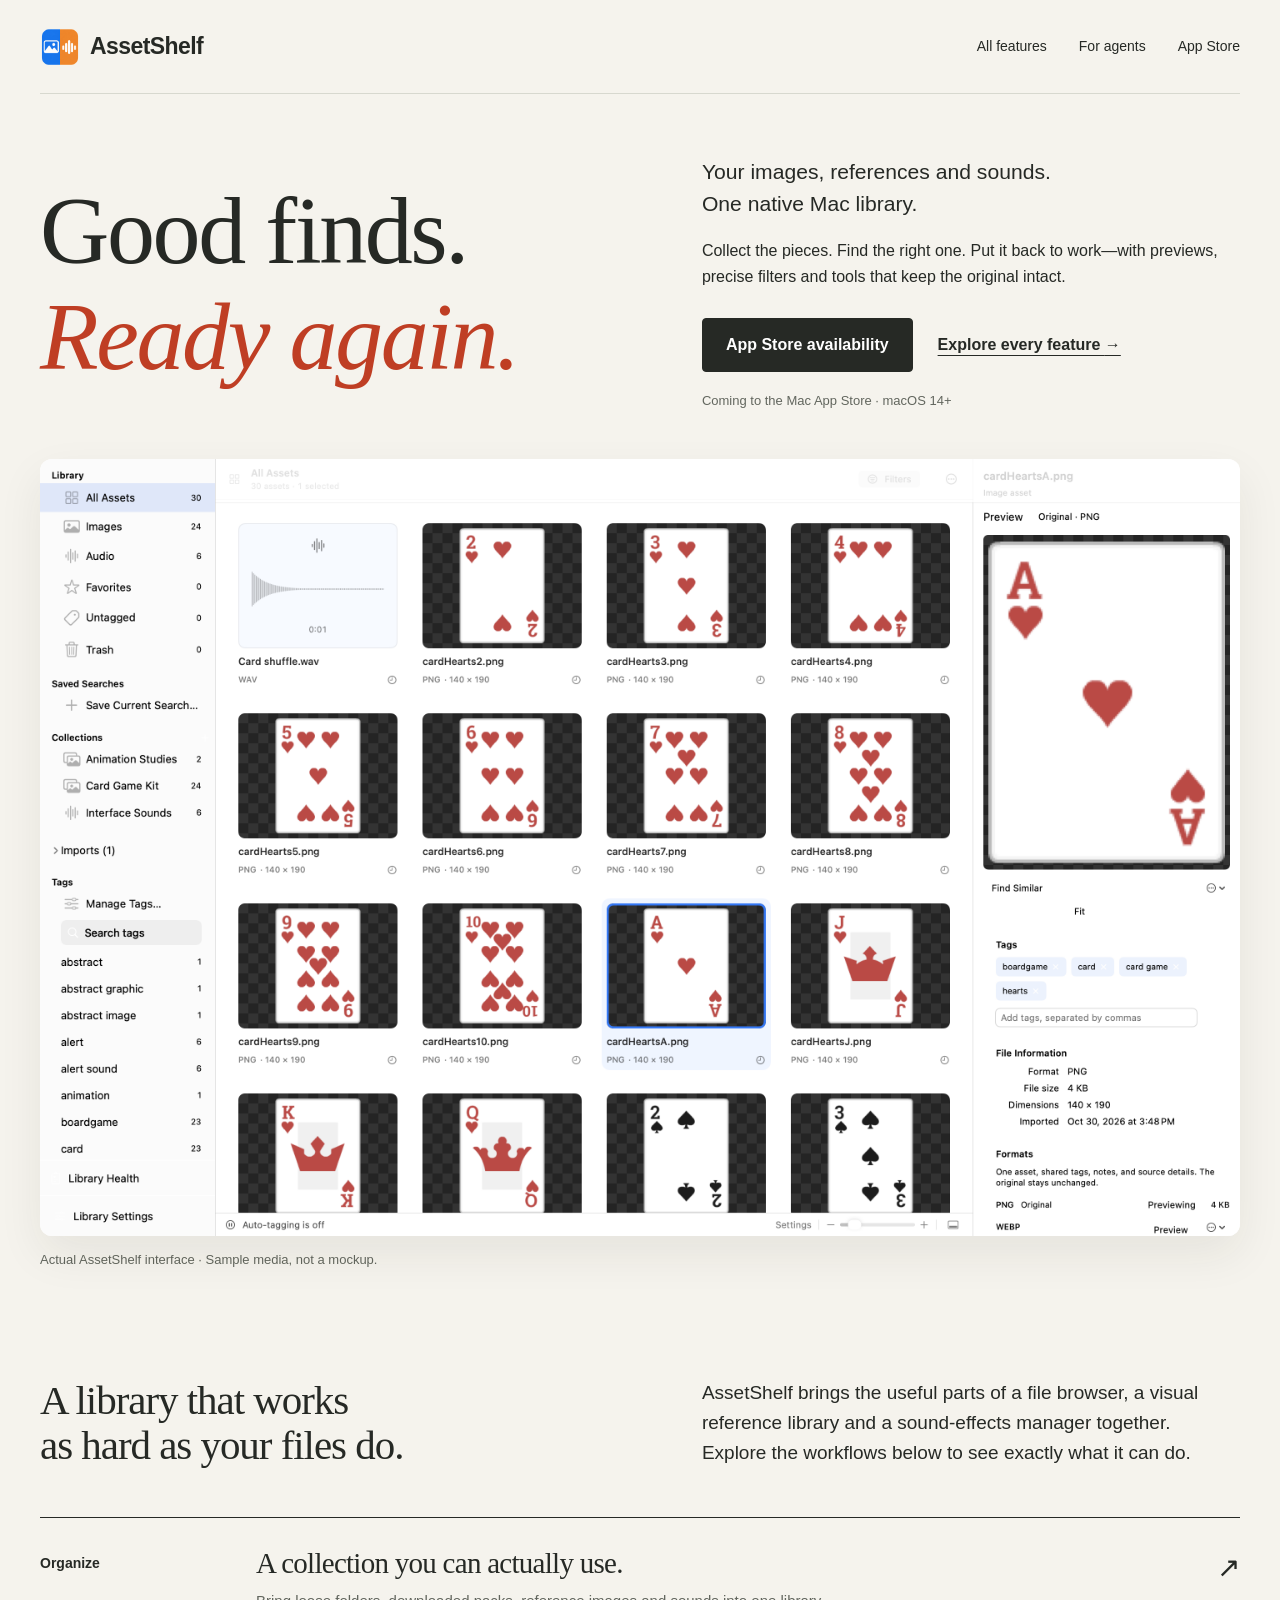
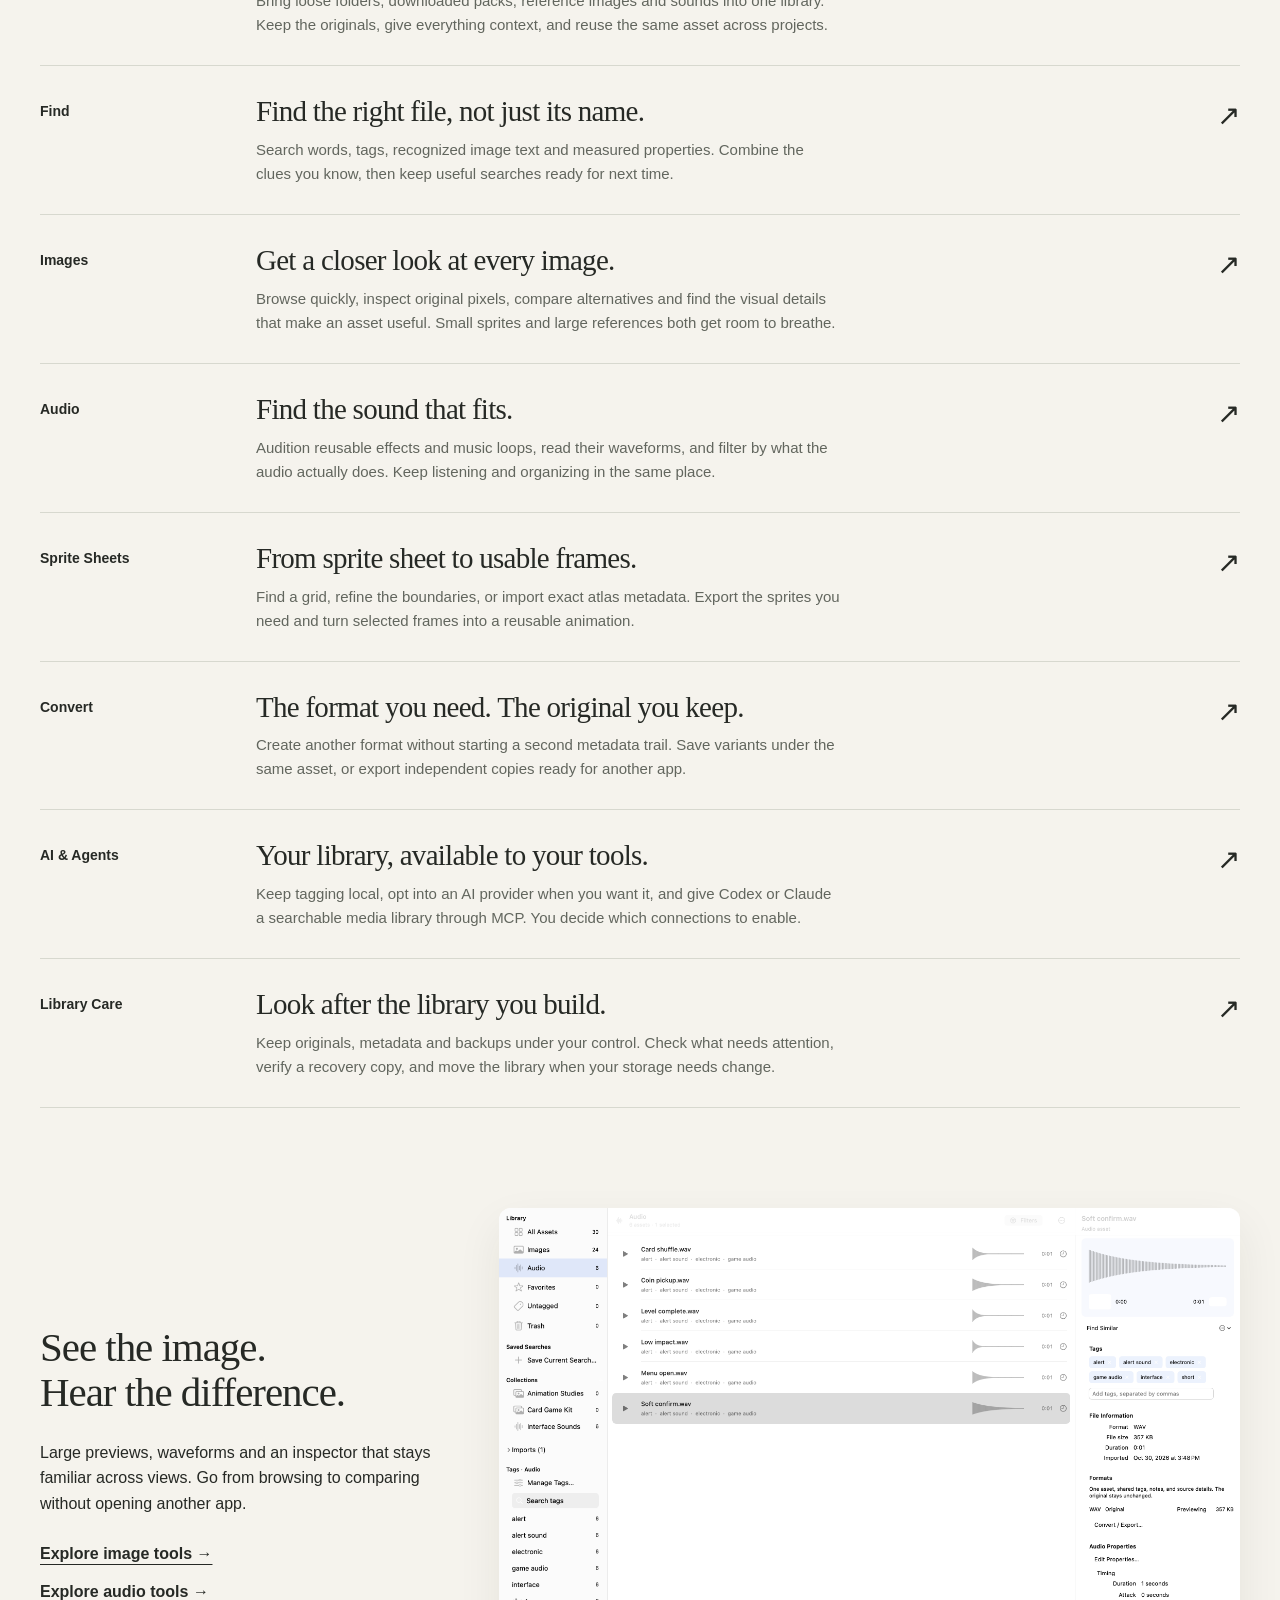
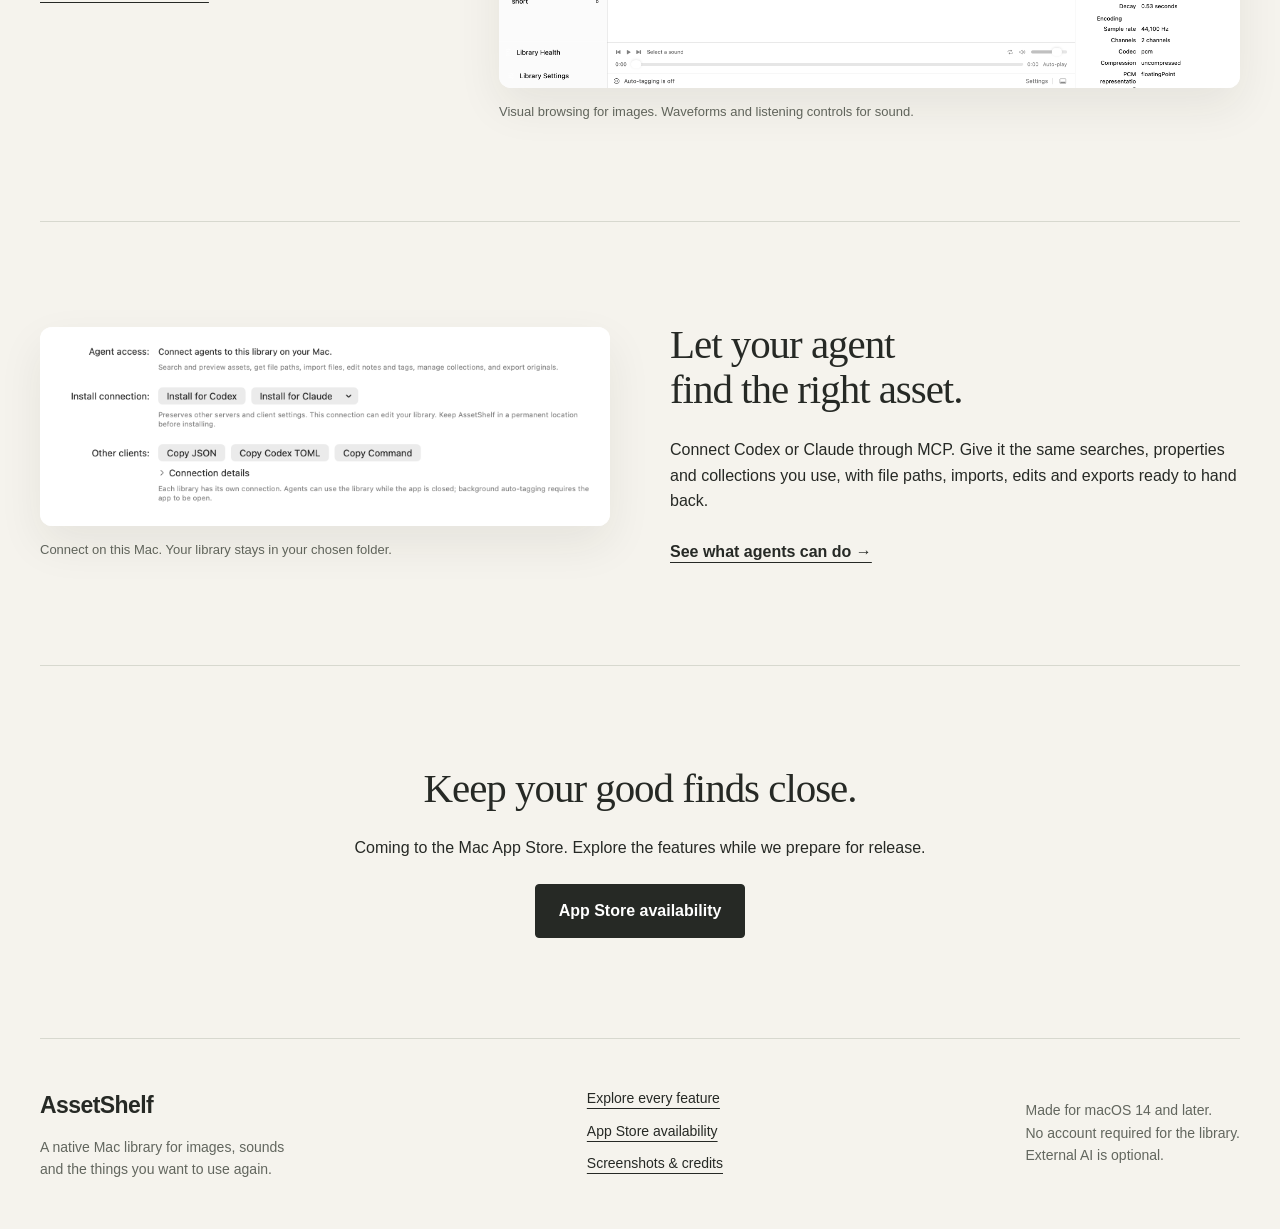
<file: index.html>
<!doctype html><html lang="en"><head><meta charset="utf-8"><meta name="viewport" content="width=device-width,initial-scale=1"><meta name="description" content="A native Mac library for reusable images, design references and audio. Explore previews, collections, search, sprites, conversion and MCP."><meta name="theme-color" content="#f5f3ed"><title>Good finds. Ready again. — AssetShelf</title><link rel="icon" href="assets/app-icon.png"><link rel="stylesheet" href="styles.css"><script src="app.js" defer></script></head><body><a class="skip" href="#main">Skip to content</a><header class="site-header wrap"><a class="wordmark" href="index.html" aria-label="AssetShelf home"><img src="assets/app-icon.png" width="40" height="40" alt="">AssetShelf</a><nav aria-label="Main navigation"><a href="features.html" >All features</a><a href="agents.html">For agents</a><a class="nav-store" href="app-store.html">App Store</a></nav></header><main id="main"><section class="home-hero wrap"><div><h1>Good finds.<br><em>Ready again.</em></h1><div class="hero-copy"><p class="lead">Your images, references and sounds.<br>One native Mac library.</p><p>Collect the pieces. Find the right one. Put it back to work—with previews, precise filters and tools that keep the original intact.</p><div class="actions"><a class="button" href="app-store.html">App Store availability</a><a class="text-link" href="features.html">Explore every feature <span aria-hidden="true">→</span></a></div><p class="fine">Coming to the Mac App Store · macOS 14+</p></div></div><figure class="screenshot  "><button type="button" class="screenshot-button" data-image="assets/screenshots/library.webp" data-caption="Actual AssetShelf interface · Sample media, not a mockup." aria-label="Enlarge screenshot: AssetShelf showing a sample creative library with image previews, tags, collections and an inspector"><img src="assets/screenshots/library.webp" width="2880" height="1864" alt="AssetShelf showing a sample creative library with image previews, tags, collections and an inspector" loading="eager" decoding="async" fetchpriority="high"><span class="enlarge" aria-hidden="true">View full screenshot <svg viewBox="0 0 20 20"><path d="M7 3H3v4m10-4h4v4M3 13v4h4m10-4v4h-4"/></svg></span></button><figcaption>Actual AssetShelf interface · Sample media, not a mockup.</figcaption></figure></section><section class="intro-section wrap"><h2>A library that works<br>as hard as your files do.</h2><p>AssetShelf brings the useful parts of a file browser, a visual reference library and a sound-effects manager together. Explore the workflows below to see exactly what it can do.</p></section><section class="workflow-index wrap" aria-label="Explore workflows"><a class="workflow-link" href="organize.html"><span>Organize</span><div><h3>A collection you can actually use.</h3><p>Bring loose folders, downloaded packs, reference images and sounds into one library. Keep the originals, give everything context, and reuse the same asset across projects.</p></div><span class="arrow" aria-hidden="true">↗</span></a><a class="workflow-link" href="find.html"><span>Find</span><div><h3>Find the right file, not just its name.</h3><p>Search words, tags, recognized image text and measured properties. Combine the clues you know, then keep useful searches ready for next time.</p></div><span class="arrow" aria-hidden="true">↗</span></a><a class="workflow-link" href="images.html"><span>Images</span><div><h3>Get a closer look at every image.</h3><p>Browse quickly, inspect original pixels, compare alternatives and find the visual details that make an asset useful. Small sprites and large references both get room to breathe.</p></div><span class="arrow" aria-hidden="true">↗</span></a><a class="workflow-link" href="audio.html"><span>Audio</span><div><h3>Find the sound that fits.</h3><p>Audition reusable effects and music loops, read their waveforms, and filter by what the audio actually does. Keep listening and organizing in the same place.</p></div><span class="arrow" aria-hidden="true">↗</span></a><a class="workflow-link" href="sprites.html"><span>Sprite Sheets</span><div><h3>From sprite sheet to usable frames.</h3><p>Find a grid, refine the boundaries, or import exact atlas metadata. Export the sprites you need and turn selected frames into a reusable animation.</p></div><span class="arrow" aria-hidden="true">↗</span></a><a class="workflow-link" href="convert.html"><span>Convert</span><div><h3>The format you need. The original you keep.</h3><p>Create another format without starting a second metadata trail. Save variants under the same asset, or export independent copies ready for another app.</p></div><span class="arrow" aria-hidden="true">↗</span></a><a class="workflow-link" href="agents.html"><span>AI &amp; Agents</span><div><h3>Your library, available to your tools.</h3><p>Keep tagging local, opt into an AI provider when you want it, and give Codex or Claude a searchable media library through MCP. You decide which connections to enable.</p></div><span class="arrow" aria-hidden="true">↗</span></a><a class="workflow-link" href="care.html"><span>Library Care</span><div><h3>Look after the library you build.</h3><p>Keep originals, metadata and backups under your control. Check what needs attention, verify a recovery copy, and move the library when your storage needs change.</p></div><span class="arrow" aria-hidden="true">↗</span></a></section><section class="home-feature wrap"><div><h2>See the image.<br>Hear the difference.</h2><p>Large previews, waveforms and an inspector that stays familiar across views. Go from browsing to comparing without opening another app.</p><a class="text-link" href="images.html">Explore image tools →</a><a class="text-link" href="audio.html">Explore audio tools →</a></div><figure class="screenshot  "><button type="button" class="screenshot-button" data-image="assets/screenshots/audio-library.webp" data-caption="Visual browsing for images. Waveforms and listening controls for sound." aria-label="Enlarge screenshot: Audio assets in the native browser with waveforms and inspector"><img src="assets/screenshots/audio-library.webp" width="2880" height="1864" alt="Audio assets in the native browser with waveforms and inspector" loading="lazy" decoding="async" ><span class="enlarge" aria-hidden="true">View full screenshot <svg viewBox="0 0 20 20"><path d="M7 3H3v4m10-4h4v4M3 13v4h4m10-4v4h-4"/></svg></span></button><figcaption>Visual browsing for images. Waveforms and listening controls for sound.</figcaption></figure></section><section class="home-feature reverse wrap"><div><h2>Let your agent<br>find the right asset.</h2><p>Connect Codex or Claude through MCP. Give it the same searches, properties and collections you use, with file paths, imports, edits and exports ready to hand back.</p><a class="text-link" href="agents.html">See what agents can do →</a></div><figure class="screenshot detail-shot "><button type="button" class="screenshot-button" data-image="assets/screenshots/agents.webp" data-caption="Connect on this Mac. Your library stays in your chosen folder." aria-label="Enlarge screenshot: MCP settings showing install options for Codex and Claude"><img src="assets/screenshots/agents-controls.webp" width="1600" height="560" alt="MCP settings showing install options for Codex and Claude" loading="lazy" decoding="async" ><span class="enlarge" aria-hidden="true">View full screenshot <svg viewBox="0 0 20 20"><path d="M7 3H3v4m10-4h4v4M3 13v4h4m10-4v4h-4"/></svg></span></button><figcaption>Connect on this Mac. Your library stays in your chosen folder.</figcaption></figure></section><section class="store-banner wrap"><h2>Keep your good finds close.</h2><p>Coming to the Mac App Store. Explore the features while we prepare for release.</p><a class="button" href="app-store.html">App Store availability</a></section></main><footer class="site-footer wrap"><div><a class="wordmark" href="index.html">AssetShelf</a><p>A native Mac library for images, sounds<br>and the things you want to use again.</p></div><nav aria-label="Footer navigation"><a href="features.html">Explore every feature</a><a href="app-store.html">App Store availability</a><a href="credits.html">Screenshots & credits</a></nav><p class="fine">Made for macOS 14 and later.<br>No account required for the library.<br>External AI is optional.</p></footer><dialog class="image-dialog" aria-label="Screenshot viewer"><div class="lightbox-bar"><p id="lightbox-caption"></p><button type="button" data-close aria-label="Close screenshot">Close <span aria-hidden="true">×</span></button></div><div class="lightbox-image"></div></dialog></body></html>
</file>
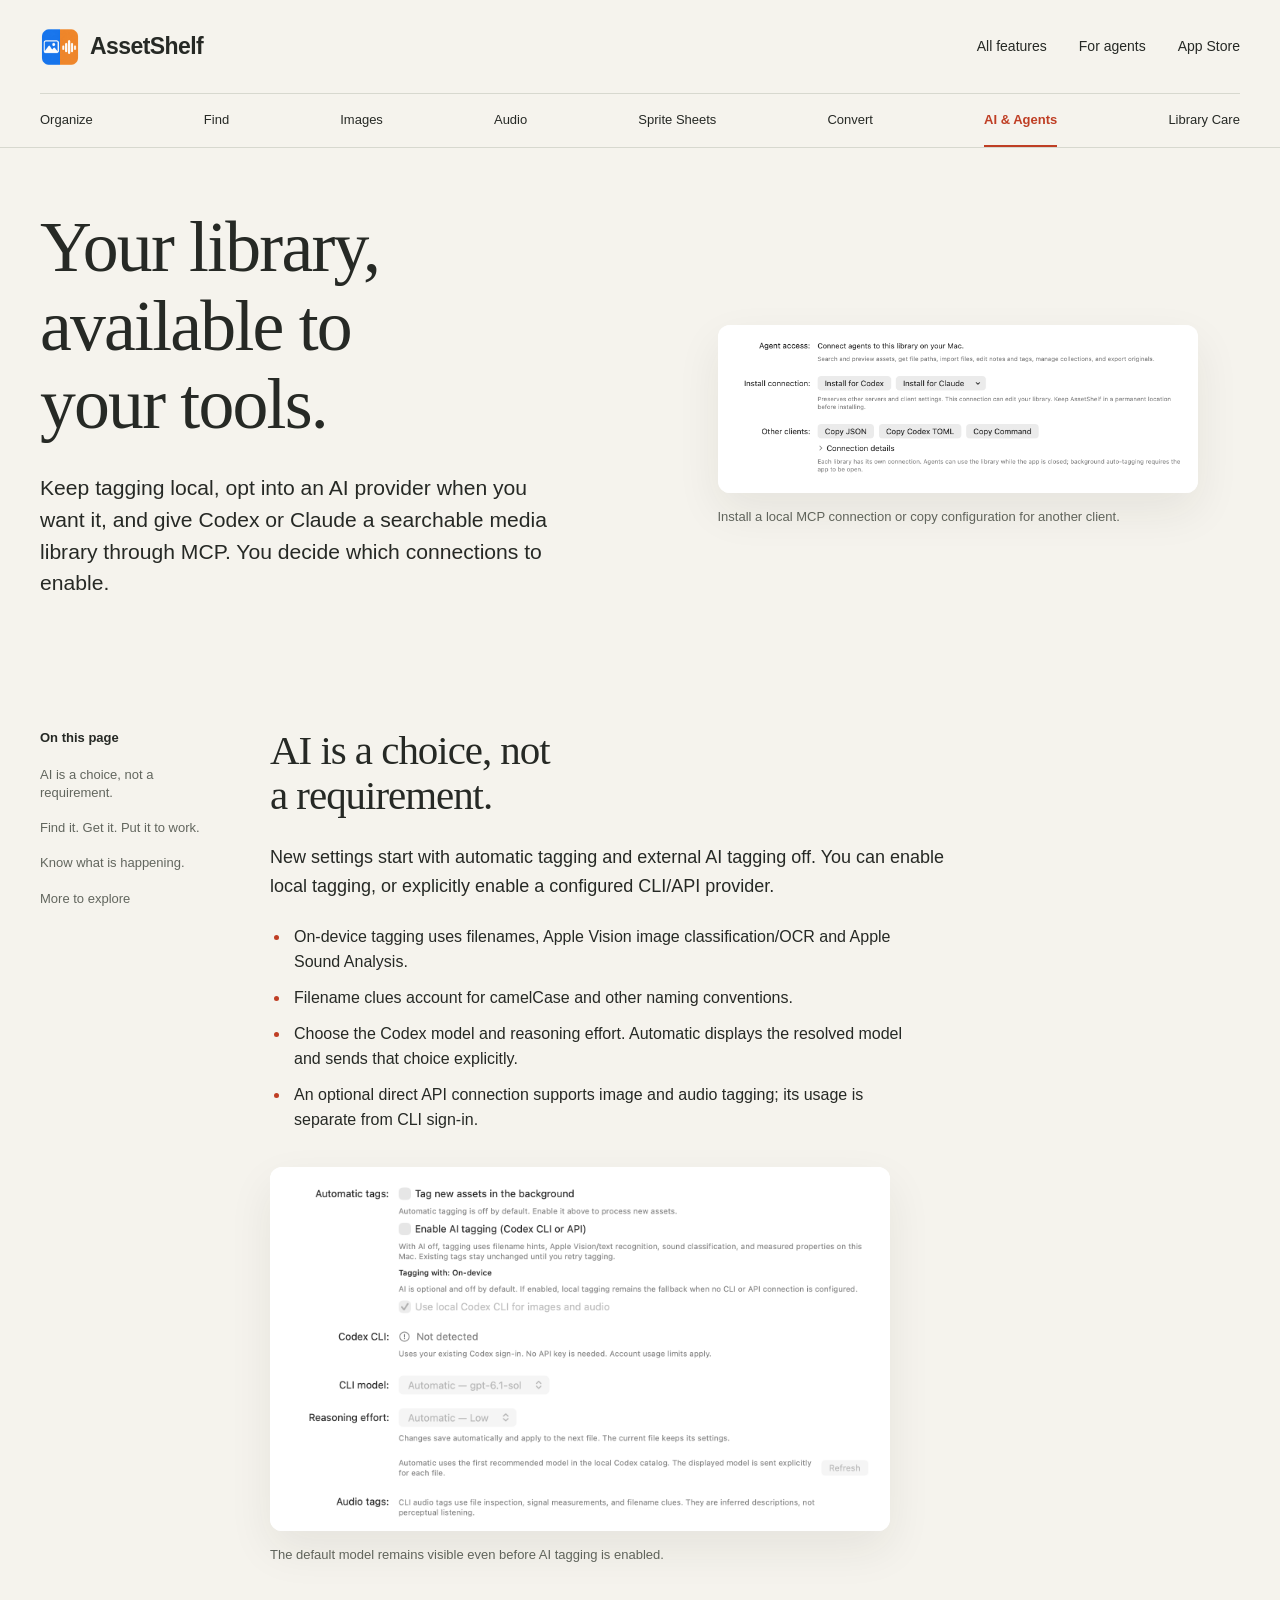
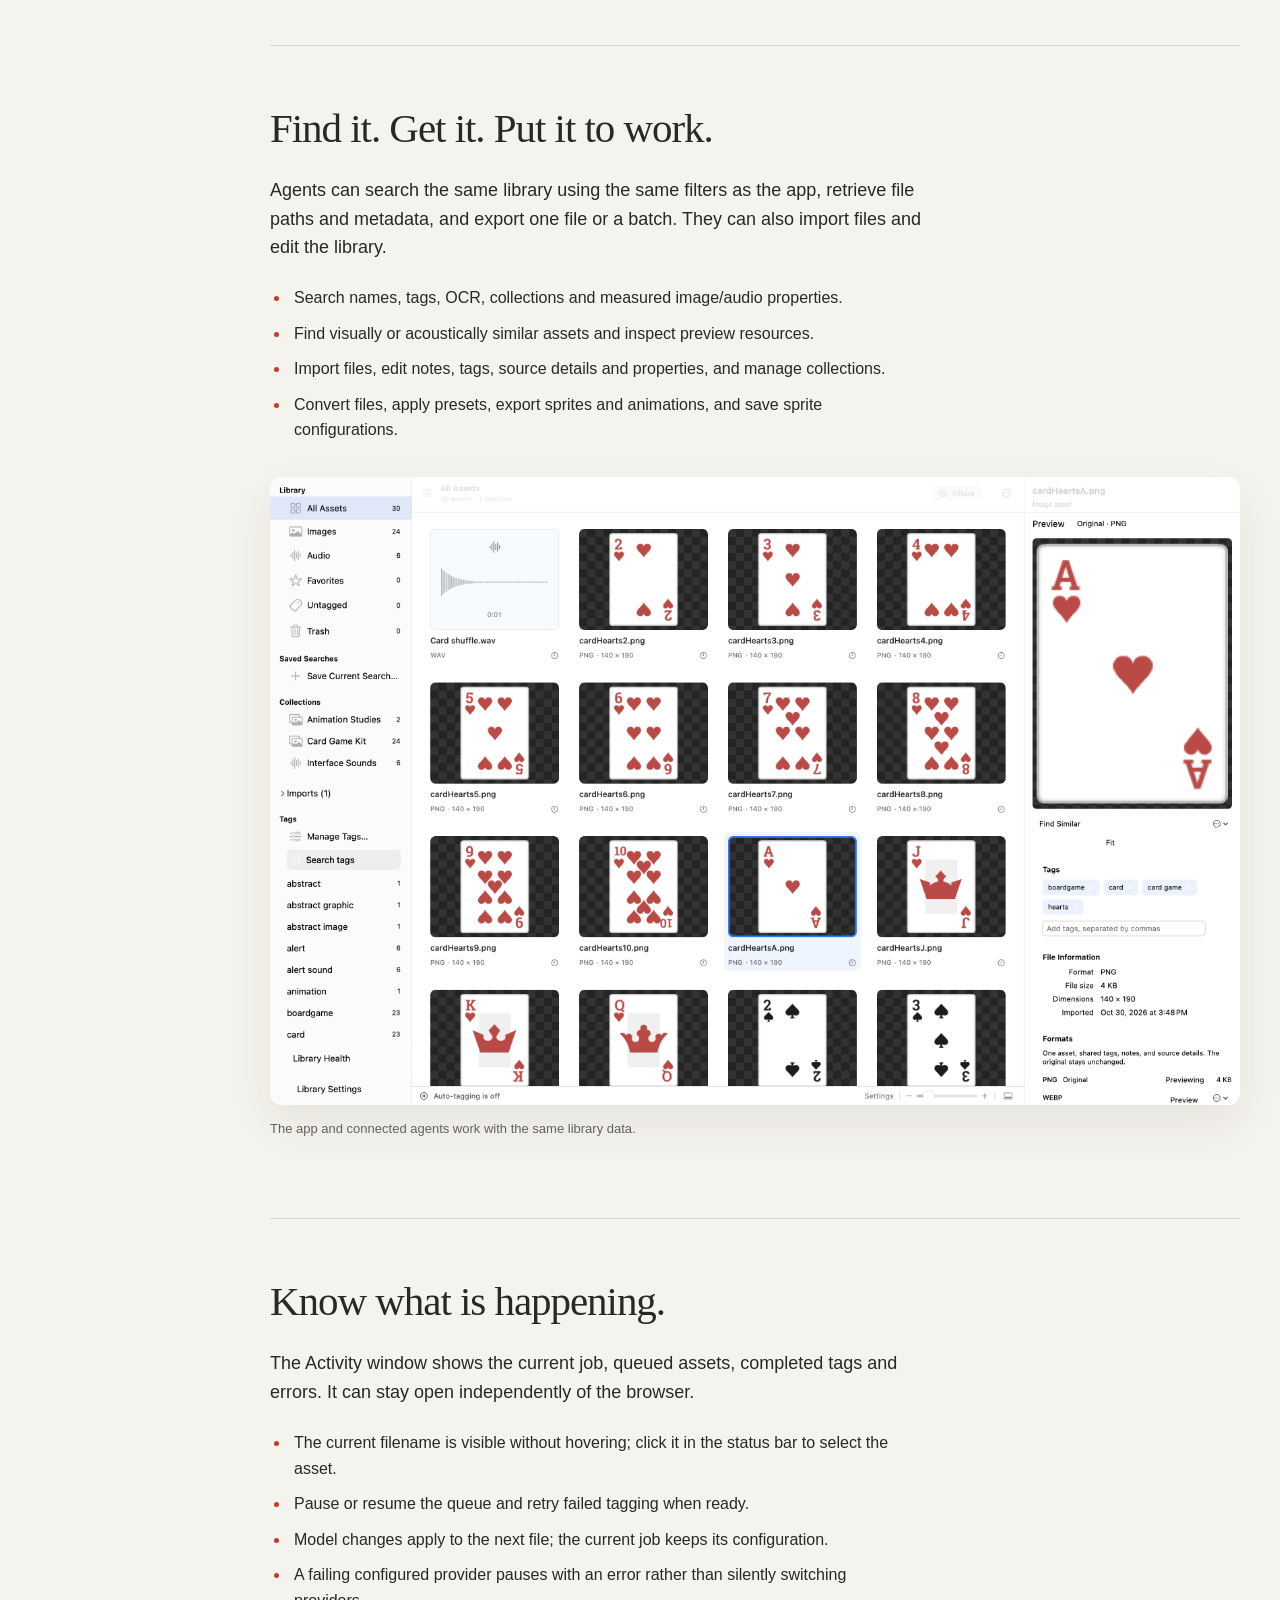
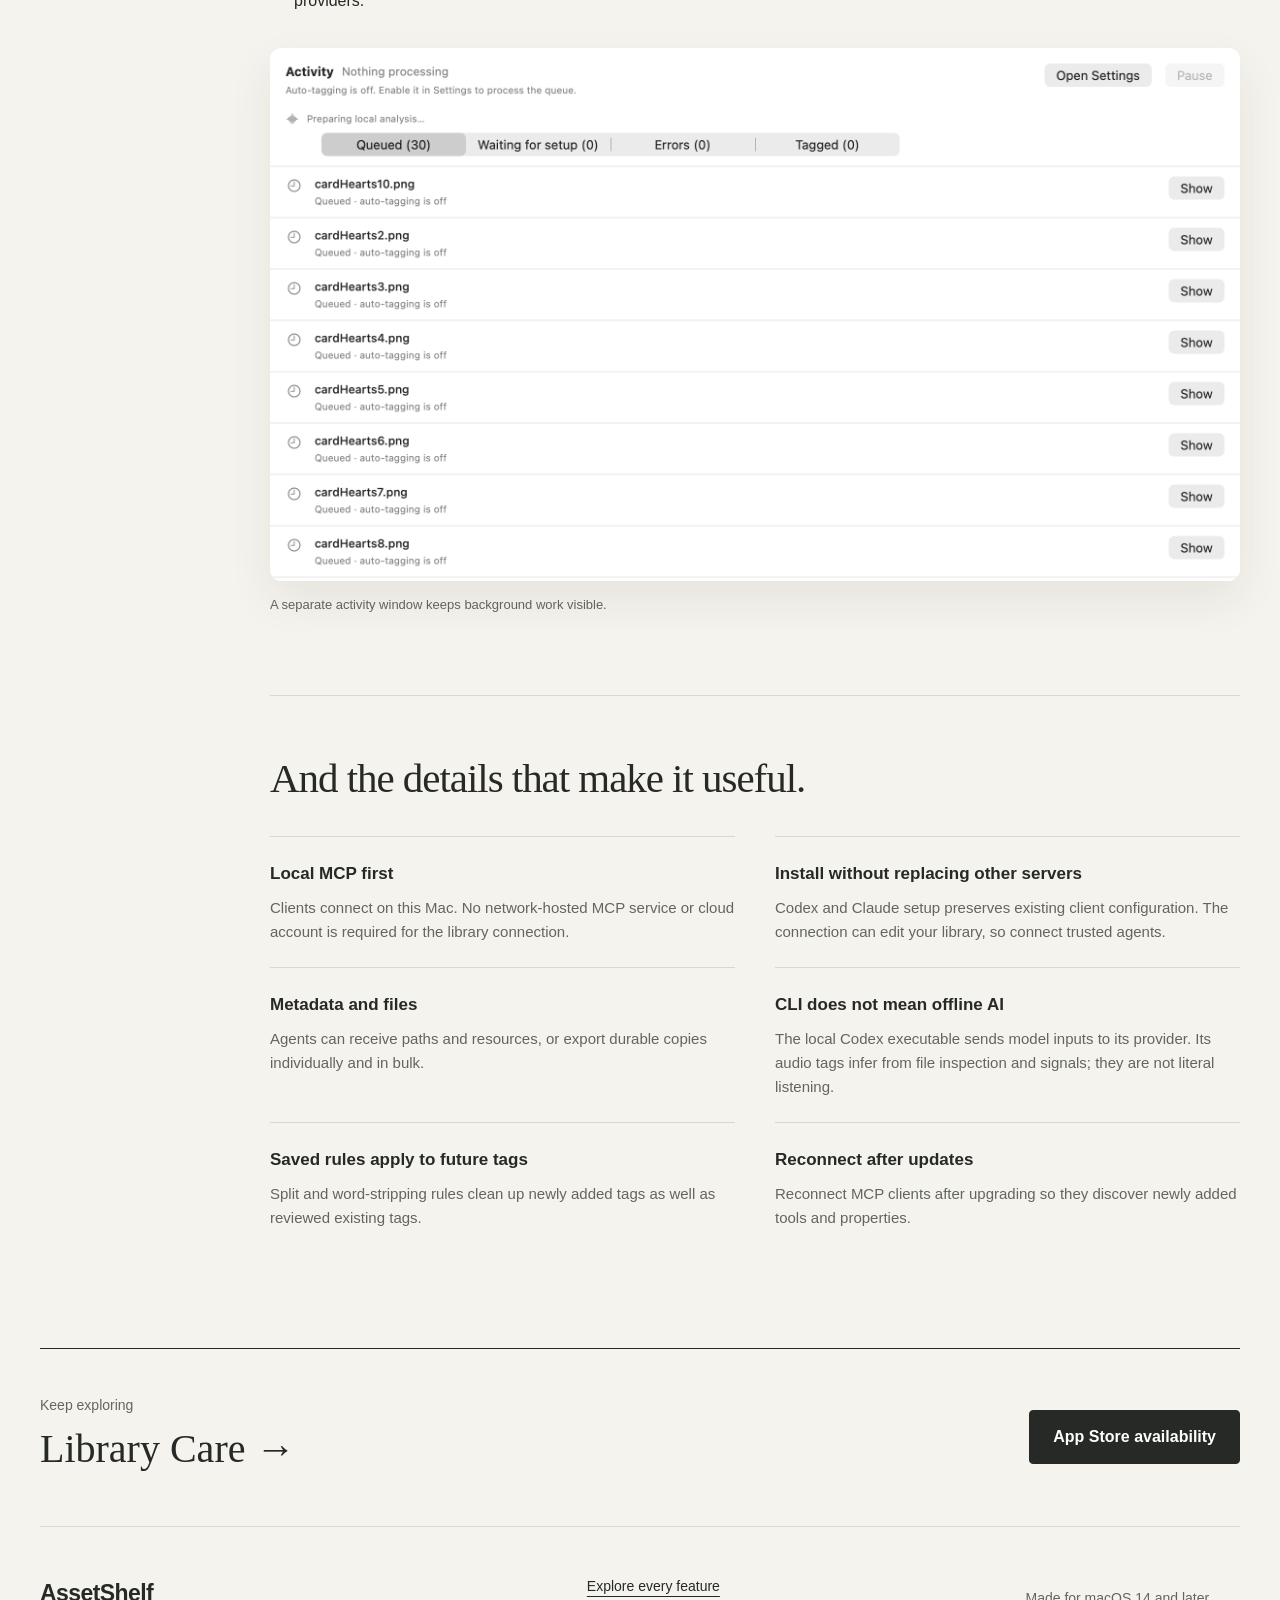
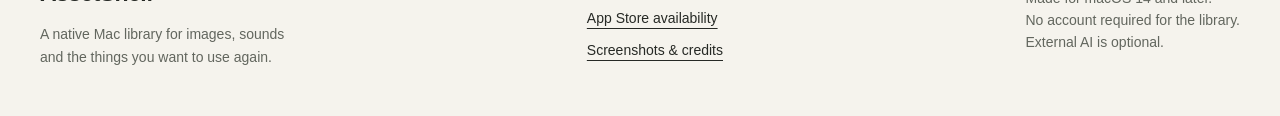
<file: agents.html>
<!doctype html><html lang="en"><head><meta charset="utf-8"><meta name="viewport" content="width=device-width,initial-scale=1"><meta name="description" content="Keep tagging local, opt into an AI provider when you want it, and give Codex or Claude a searchable media library through MCP. You decide which connections to enable."><meta name="theme-color" content="#f5f3ed"><title>AI &amp; Agents — AssetShelf</title><link rel="icon" href="assets/app-icon.png"><link rel="stylesheet" href="styles.css"><script src="app.js" defer></script></head><body><a class="skip" href="#main">Skip to content</a><header class="site-header wrap"><a class="wordmark" href="index.html" aria-label="AssetShelf home"><img src="assets/app-icon.png" width="40" height="40" alt="">AssetShelf</a><nav aria-label="Main navigation"><a href="features.html" >All features</a><a href="agents.html">For agents</a><a class="nav-store" href="app-store.html">App Store</a></nav></header><nav class="chapter-nav" aria-label="Feature topics"><div class="wrap"><a href="organize.html">Organize</a><a href="find.html">Find</a><a href="images.html">Images</a><a href="audio.html">Audio</a><a href="sprites.html">Sprite Sheets</a><a href="convert.html">Convert</a><a href="agents.html" aria-current="page">AI &amp; Agents</a><a href="care.html">Library Care</a></div></nav><main id="main"><section class="page-hero wrap split-hero"><div class="title-copy"><h1>Your library, available to your tools.</h1><p class="lead">Keep tagging local, opt into an AI provider when you want it, and give Codex or Claude a searchable media library through MCP. You decide which connections to enable.</p></div><figure class="screenshot detail-shot "><button type="button" class="screenshot-button" data-image="assets/screenshots/agents.webp" data-caption="Install a local MCP connection or copy configuration for another client." aria-label="Enlarge screenshot: Agent connection settings with install buttons for Codex and Claude"><img src="assets/screenshots/agents-controls.webp" width="1600" height="560" alt="Agent connection settings with install buttons for Codex and Claude" loading="eager" decoding="async" fetchpriority="high"><span class="enlarge" aria-hidden="true">View full screenshot <svg viewBox="0 0 20 20"><path d="M7 3H3v4m10-4h4v4M3 13v4h4m10-4v4h-4"/></svg></span></button><figcaption>Install a local MCP connection or copy configuration for another client.</figcaption></figure></section><div class="chapter-body wrap"><aside class="contents"><p>On this page</p><nav aria-label="On this page"><a href="#tagging">AI is a choice, not a requirement.</a><a href="#mcp">Find it. Get it. Put it to work.</a><a href="#activity">Know what is happening.</a><a href="#more">More to explore</a></nav></aside><div><section class="feature-section" id="tagging"><div class="section-copy"><h2>AI is a choice, not a requirement.</h2><p>New settings start with automatic tagging and external AI tagging off. You can enable local tagging, or explicitly enable a configured CLI/API provider.</p><ul><li>On-device tagging uses filenames, Apple Vision image classification/OCR and Apple Sound Analysis.</li><li>Filename clues account for camelCase and other naming conventions.</li><li>Choose the Codex model and reasoning effort. Automatic displays the resolved model and sends that choice explicitly.</li><li>An optional direct API connection supports image and audio tagging; its usage is separate from CLI sign-in.</li></ul></div><figure class="screenshot detail-shot "><button type="button" class="screenshot-button" data-image="assets/screenshots/tagging.webp" data-caption="The default model remains visible even before AI tagging is enabled." aria-label="Enlarge screenshot: Tagging preferences showing automatic tagging and external AI disabled by default"><img src="assets/screenshots/tagging-controls.webp" width="1600" height="940" alt="Tagging preferences showing automatic tagging and external AI disabled by default" loading="lazy" decoding="async" ><span class="enlarge" aria-hidden="true">View full screenshot <svg viewBox="0 0 20 20"><path d="M7 3H3v4m10-4h4v4M3 13v4h4m10-4v4h-4"/></svg></span></button><figcaption>The default model remains visible even before AI tagging is enabled.</figcaption></figure></section><section class="feature-section" id="mcp"><div class="section-copy"><h2>Find it. Get it. Put it to work.</h2><p>Agents can search the same library using the same filters as the app, retrieve file paths and metadata, and export one file or a batch. They can also import files and edit the library.</p><ul><li>Search names, tags, OCR, collections and measured image/audio properties.</li><li>Find visually or acoustically similar assets and inspect preview resources.</li><li>Import files, edit notes, tags, source details and properties, and manage collections.</li><li>Convert files, apply presets, export sprites and animations, and save sprite configurations.</li></ul></div><figure class="screenshot  "><button type="button" class="screenshot-button" data-image="assets/screenshots/library.webp" data-caption="The app and connected agents work with the same library data." aria-label="Enlarge screenshot: The asset library that local MCP clients can search and edit"><img src="assets/screenshots/library.webp" width="2880" height="1864" alt="The asset library that local MCP clients can search and edit" loading="lazy" decoding="async" ><span class="enlarge" aria-hidden="true">View full screenshot <svg viewBox="0 0 20 20"><path d="M7 3H3v4m10-4h4v4M3 13v4h4m10-4v4h-4"/></svg></span></button><figcaption>The app and connected agents work with the same library data.</figcaption></figure></section><section class="feature-section" id="activity"><div class="section-copy"><h2>Know what is happening.</h2><p>The Activity window shows the current job, queued assets, completed tags and errors. It can stay open independently of the browser.</p><ul><li>The current filename is visible without hovering; click it in the status bar to select the asset.</li><li>Pause or resume the queue and retry failed tagging when ready.</li><li>Model changes apply to the next file; the current job keeps its configuration.</li><li>A failing configured provider pauses with an error rather than silently switching providers.</li></ul></div><figure class="screenshot  "><button type="button" class="screenshot-button" data-image="assets/screenshots/activity.webp" data-caption="A separate activity window keeps background work visible." aria-label="Enlarge screenshot: Activity window showing sample queued assets and tagging status"><img src="assets/screenshots/activity.webp" width="2000" height="1100" alt="Activity window showing sample queued assets and tagging status" loading="lazy" decoding="async" ><span class="enlarge" aria-hidden="true">View full screenshot <svg viewBox="0 0 20 20"><path d="M7 3H3v4m10-4h4v4M3 13v4h4m10-4v4h-4"/></svg></span></button><figcaption>A separate activity window keeps background work visible.</figcaption></figure></section><section id="more" class="more-section"><h2>And the details that make it useful.</h2><dl class="feature-details"><div><dt>Local MCP first</dt><dd>Clients connect on this Mac. No network-hosted MCP service or cloud account is required for the library connection.</dd></div><div><dt>Install without replacing other servers</dt><dd>Codex and Claude setup preserves existing client configuration. The connection can edit your library, so connect trusted agents.</dd></div><div><dt>Metadata and files</dt><dd>Agents can receive paths and resources, or export durable copies individually and in bulk.</dd></div><div><dt>CLI does not mean offline AI</dt><dd>The local Codex executable sends model inputs to its provider. Its audio tags infer from file inspection and signals; they are not literal listening.</dd></div><div><dt>Saved rules apply to future tags</dt><dd>Split and word-stripping rules clean up newly added tags as well as reviewed existing tags.</dd></div><div><dt>Reconnect after updates</dt><dd>Reconnect MCP clients after upgrading so they discover newly added tools and properties.</dd></div></dl></section></div></div><section class="next-chapter wrap"><div><p>Keep exploring</p><a href="care.html">Library Care <span aria-hidden="true">→</span></a></div><a class="button" href="app-store.html">App Store availability</a></section></main><footer class="site-footer wrap"><div><a class="wordmark" href="index.html">AssetShelf</a><p>A native Mac library for images, sounds<br>and the things you want to use again.</p></div><nav aria-label="Footer navigation"><a href="features.html">Explore every feature</a><a href="app-store.html">App Store availability</a><a href="credits.html">Screenshots & credits</a></nav><p class="fine">Made for macOS 14 and later.<br>No account required for the library.<br>External AI is optional.</p></footer><dialog class="image-dialog" aria-label="Screenshot viewer"><div class="lightbox-bar"><p id="lightbox-caption"></p><button type="button" data-close aria-label="Close screenshot">Close <span aria-hidden="true">×</span></button></div><div class="lightbox-image"></div></dialog></body></html>
</file>
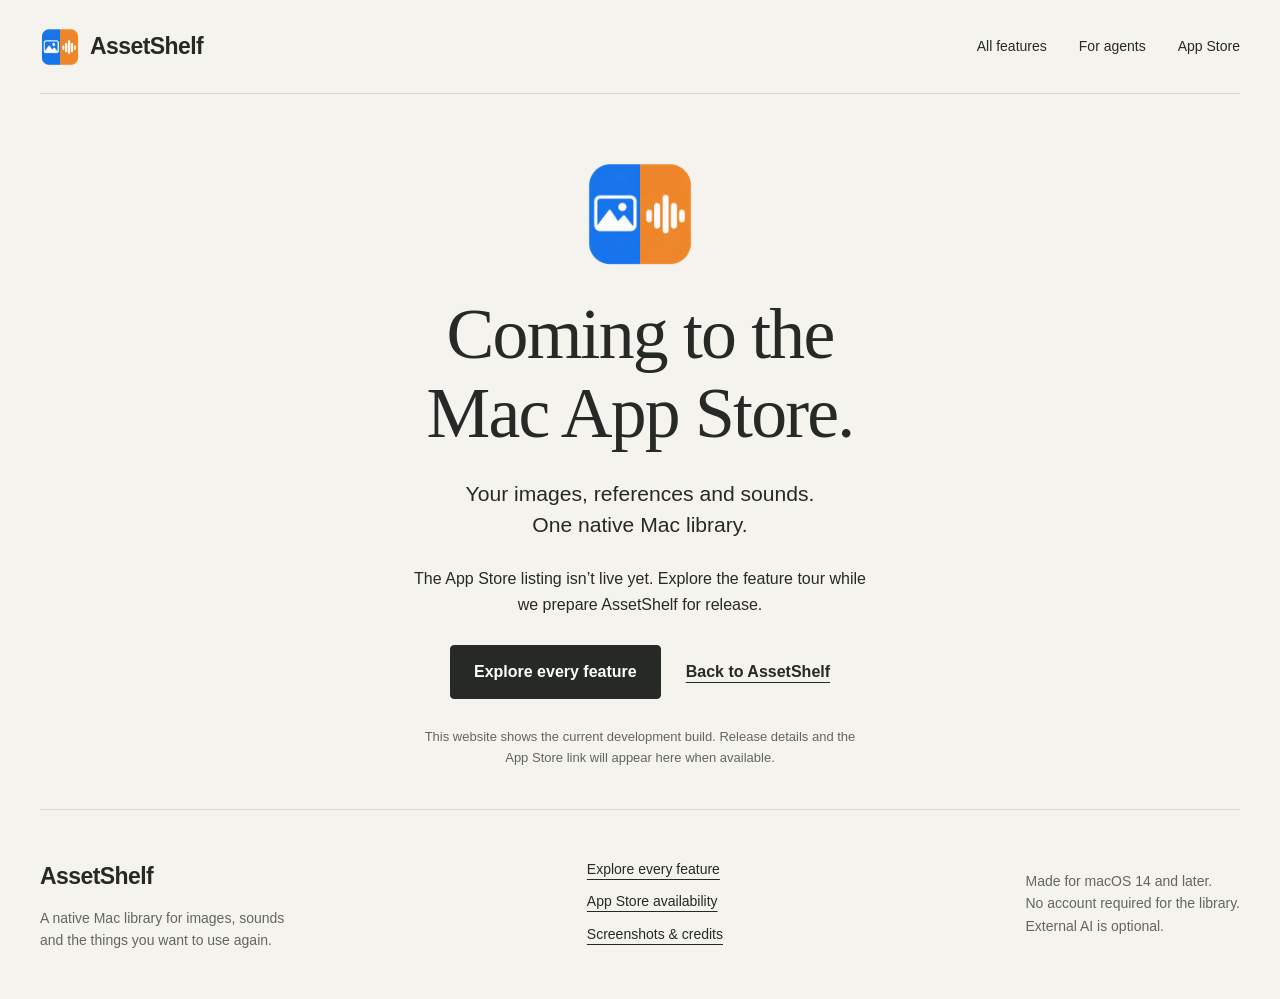
<file: app-store.html>
<!doctype html><html lang="en"><head><meta charset="utf-8"><meta name="viewport" content="width=device-width,initial-scale=1"><meta name="description" content="AssetShelf is coming to the Mac App Store. Explore the feature tour while the app is prepared for release."><meta name="theme-color" content="#f5f3ed"><title>Mac App Store — AssetShelf</title><link rel="icon" href="assets/app-icon.png"><link rel="stylesheet" href="styles.css"><script src="app.js" defer></script></head><body><a class="skip" href="#main">Skip to content</a><header class="site-header wrap"><a class="wordmark" href="index.html" aria-label="AssetShelf home"><img src="assets/app-icon.png" width="40" height="40" alt="">AssetShelf</a><nav aria-label="Main navigation"><a href="features.html" >All features</a><a href="agents.html">For agents</a><a class="nav-store" href="app-store.html">App Store</a></nav></header><main id="main"><section class="store-hero wrap"><img class="store-icon" src="assets/app-icon.png" width="112" height="112" alt="AssetShelf app icon"><h1>Coming to the<br>Mac App Store.</h1><p class="lead">Your images, references and sounds.<br>One native Mac library.</p><p class="store-status">The App Store listing isn’t live yet. Explore the feature tour while we prepare AssetShelf for release.</p><div class="actions store-actions"><a class="button" href="features.html">Explore every feature</a><a class="text-link" href="index.html">Back to AssetShelf</a></div><p class="fine">This website shows the current development build. Release details and the App Store link will appear here when available.</p></section></main><footer class="site-footer wrap"><div><a class="wordmark" href="index.html">AssetShelf</a><p>A native Mac library for images, sounds<br>and the things you want to use again.</p></div><nav aria-label="Footer navigation"><a href="features.html">Explore every feature</a><a href="app-store.html">App Store availability</a><a href="credits.html">Screenshots & credits</a></nav><p class="fine">Made for macOS 14 and later.<br>No account required for the library.<br>External AI is optional.</p></footer><dialog class="image-dialog" aria-label="Screenshot viewer"><div class="lightbox-bar"><p id="lightbox-caption"></p><button type="button" data-close aria-label="Close screenshot">Close <span aria-hidden="true">×</span></button></div><div class="lightbox-image"></div></dialog></body></html>
</file>
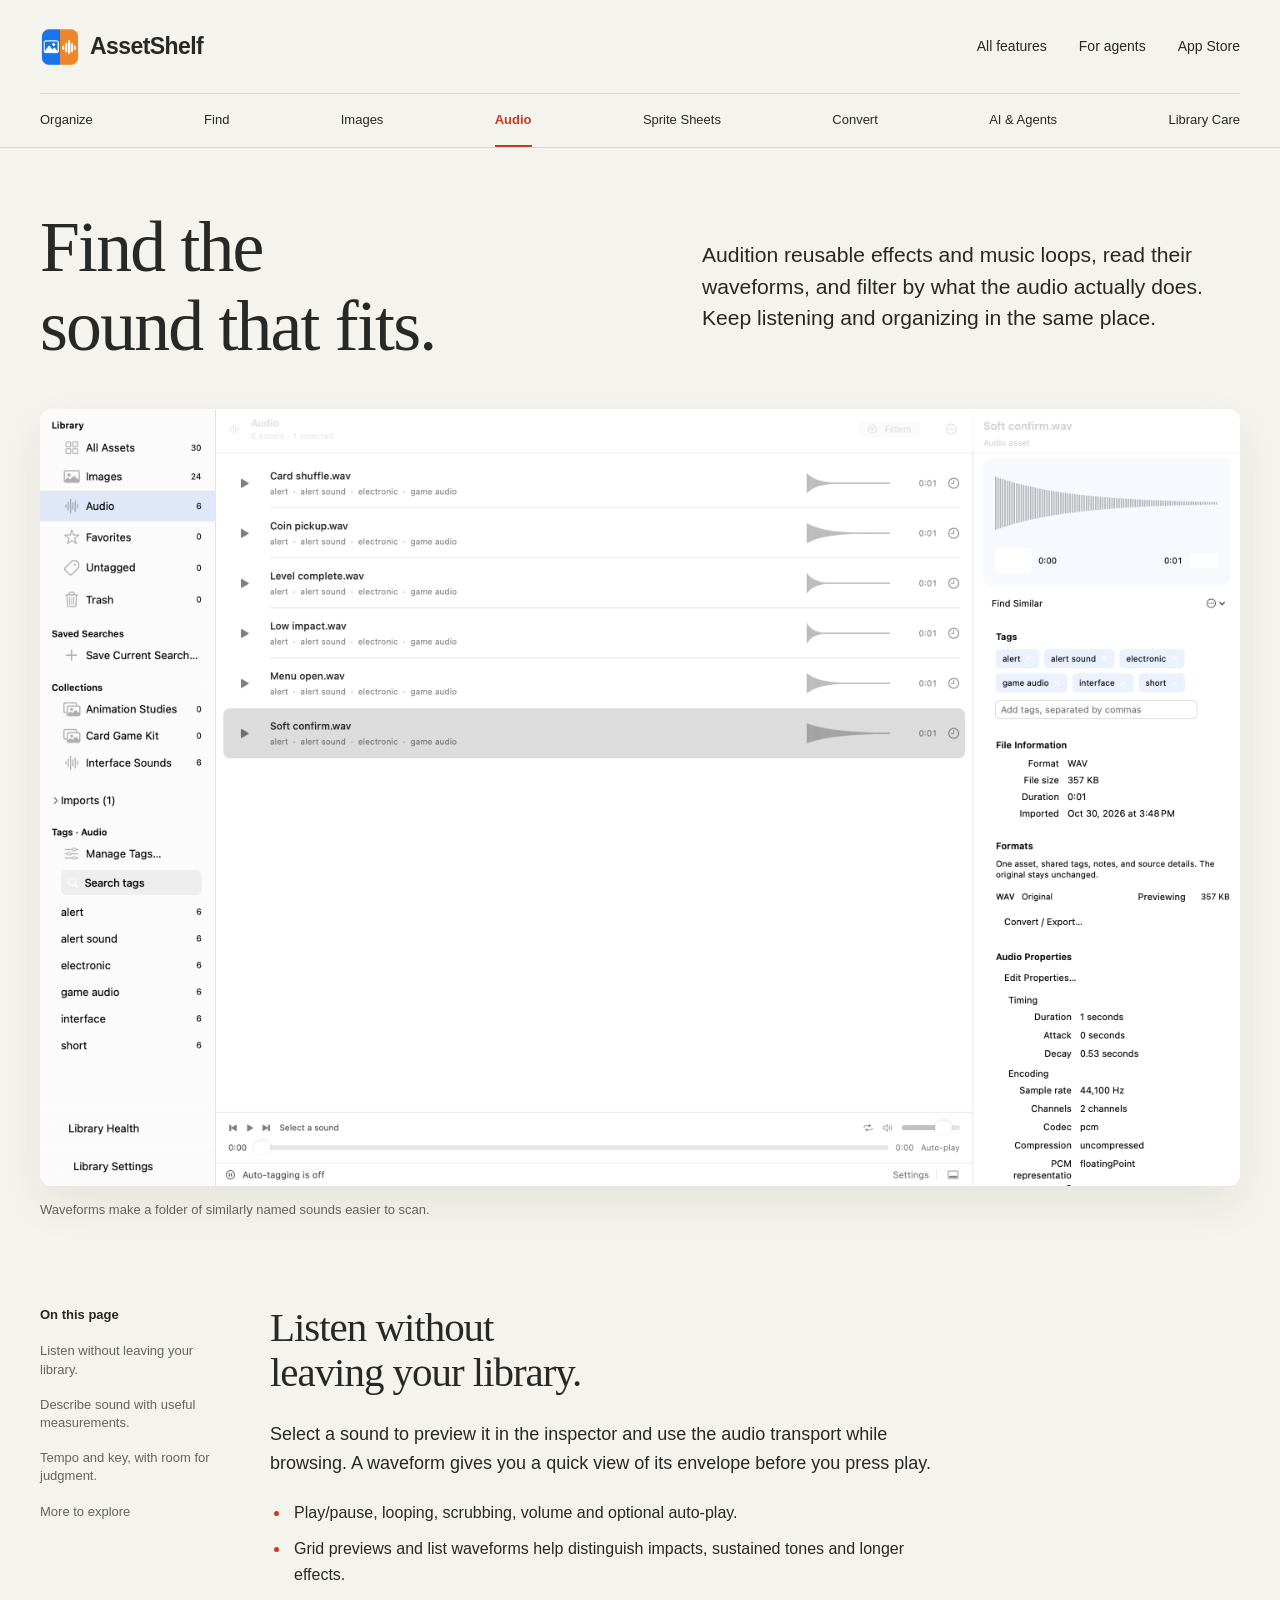
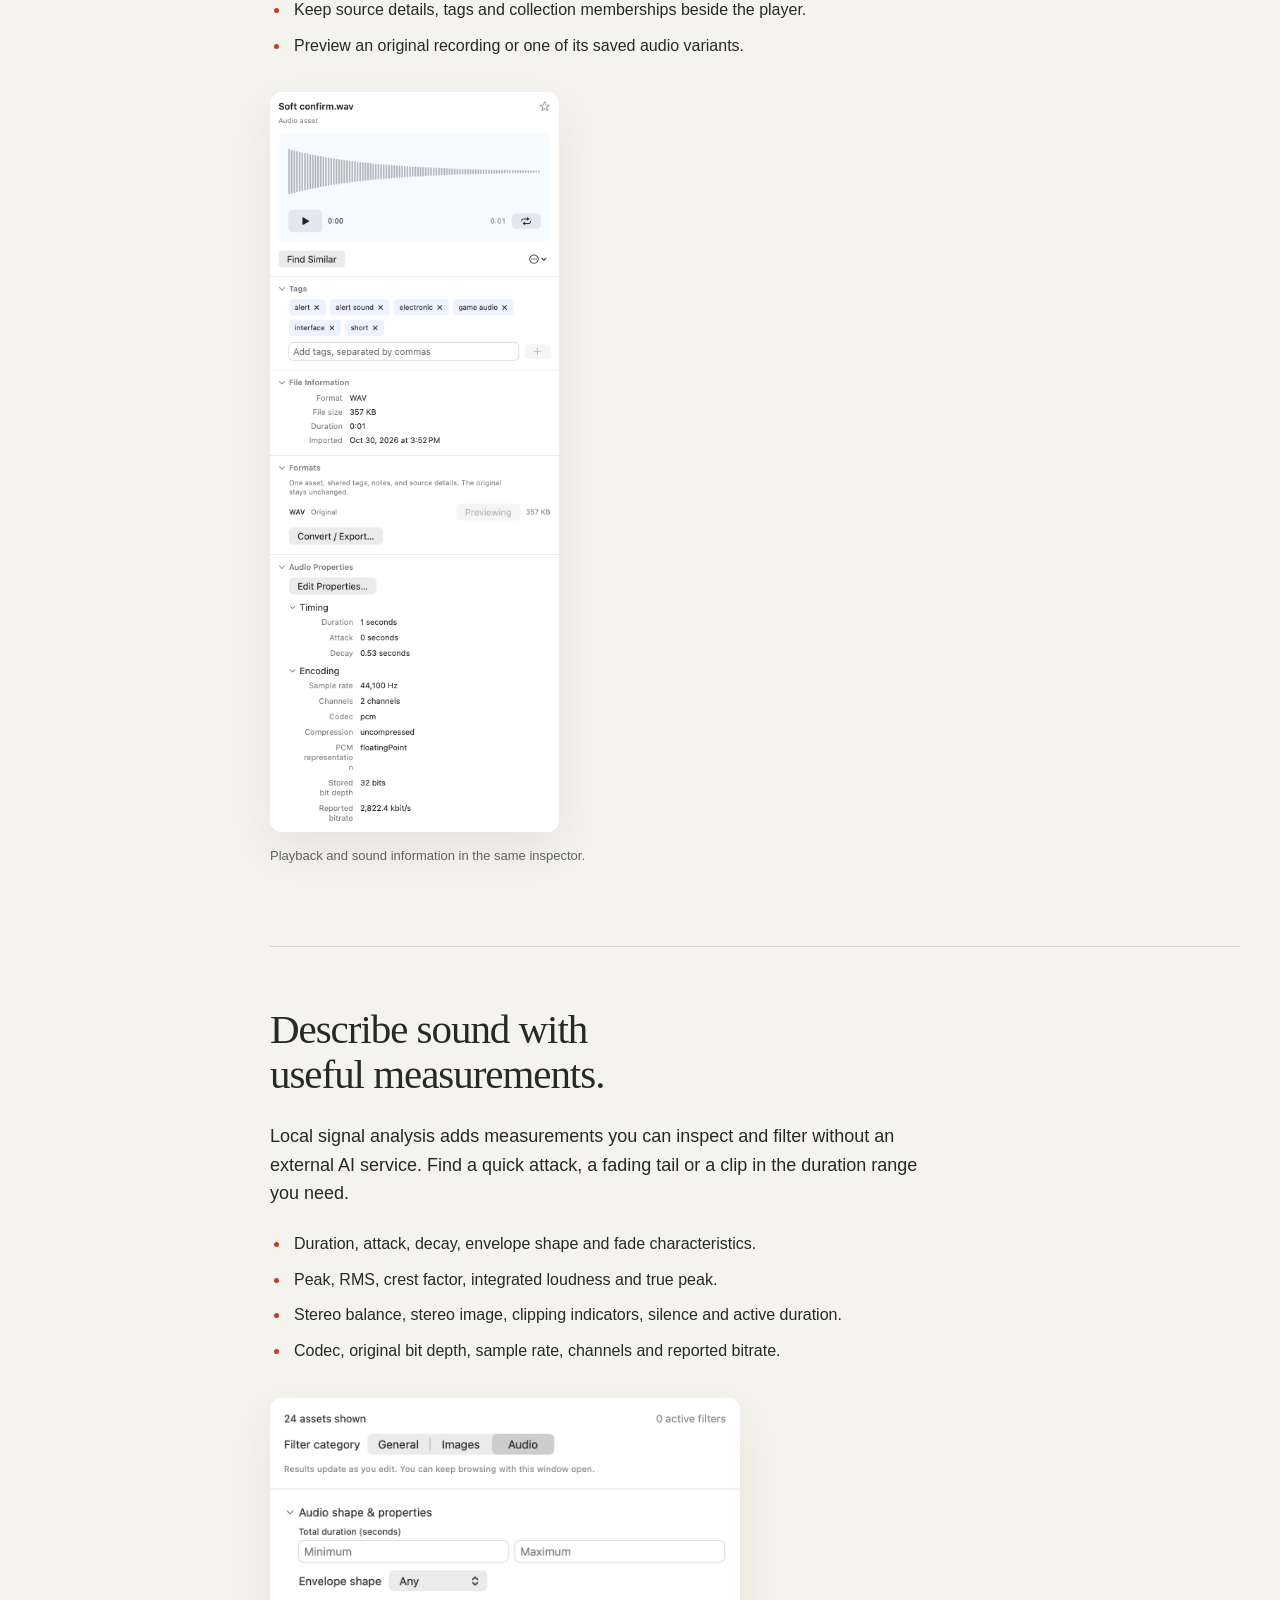
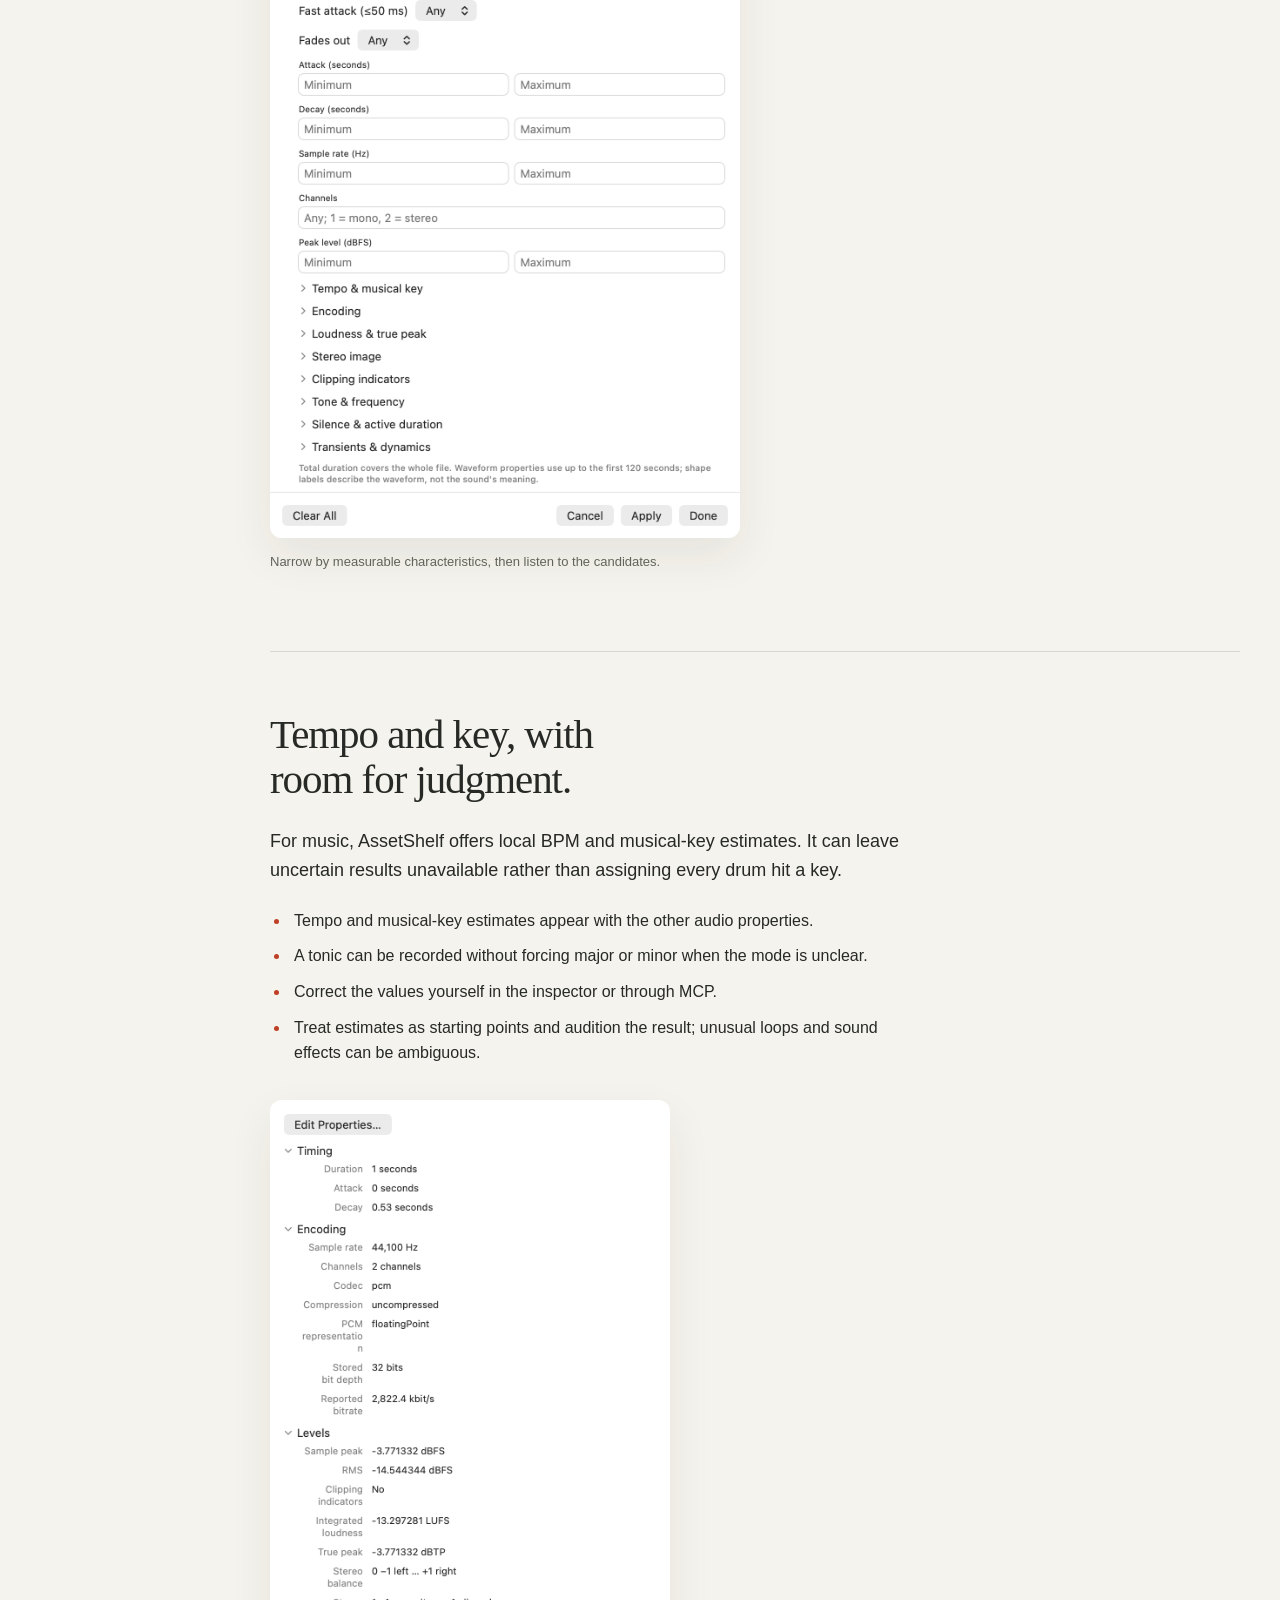
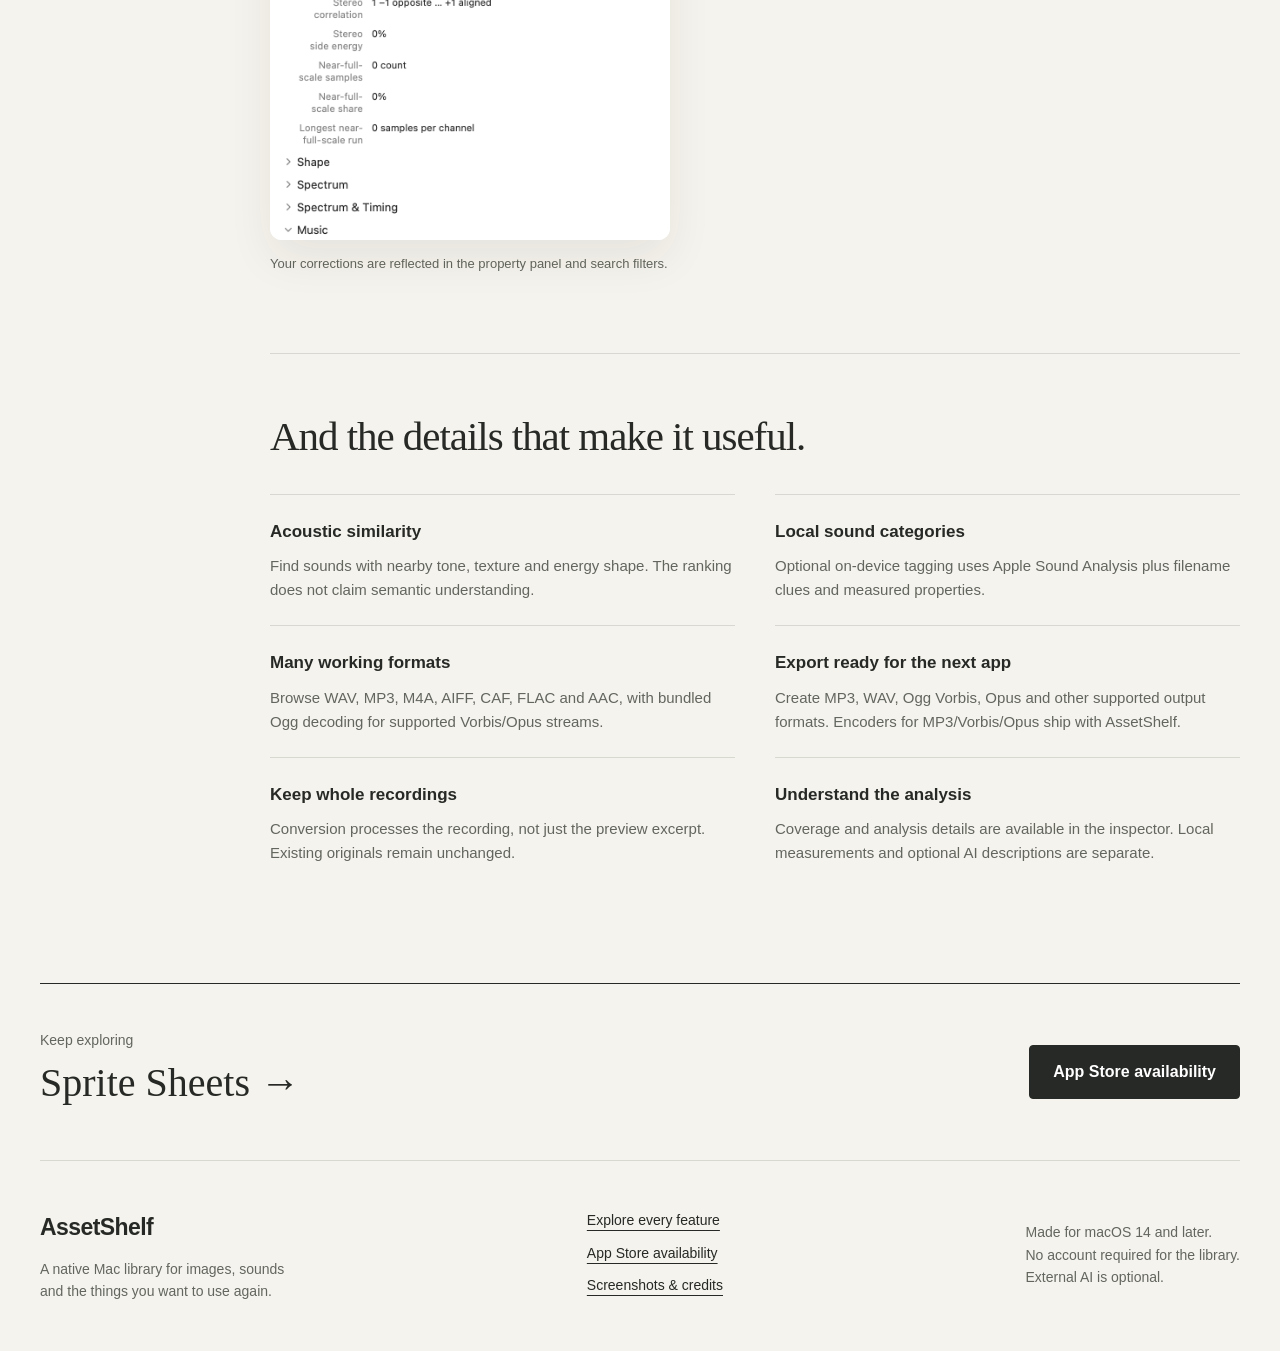
<file: audio.html>
<!doctype html><html lang="en"><head><meta charset="utf-8"><meta name="viewport" content="width=device-width,initial-scale=1"><meta name="description" content="Audition reusable effects and music loops, read their waveforms, and filter by what the audio actually does. Keep listening and organizing in the same place."><meta name="theme-color" content="#f5f3ed"><title>Audio — AssetShelf</title><link rel="icon" href="assets/app-icon.png"><link rel="stylesheet" href="styles.css"><script src="app.js" defer></script></head><body><a class="skip" href="#main">Skip to content</a><header class="site-header wrap"><a class="wordmark" href="index.html" aria-label="AssetShelf home"><img src="assets/app-icon.png" width="40" height="40" alt="">AssetShelf</a><nav aria-label="Main navigation"><a href="features.html" >All features</a><a href="agents.html">For agents</a><a class="nav-store" href="app-store.html">App Store</a></nav></header><nav class="chapter-nav" aria-label="Feature topics"><div class="wrap"><a href="organize.html">Organize</a><a href="find.html">Find</a><a href="images.html">Images</a><a href="audio.html" aria-current="page">Audio</a><a href="sprites.html">Sprite Sheets</a><a href="convert.html">Convert</a><a href="agents.html">AI &amp; Agents</a><a href="care.html">Library Care</a></div></nav><main id="main"><section class="page-hero wrap "><div class="title-copy"><h1>Find the sound that fits.</h1><p class="lead">Audition reusable effects and music loops, read their waveforms, and filter by what the audio actually does. Keep listening and organizing in the same place.</p></div><figure class="screenshot  "><button type="button" class="screenshot-button" data-image="assets/screenshots/audio-library.webp" data-caption="Waveforms make a folder of similarly named sounds easier to scan." aria-label="Enlarge screenshot: Native audio library list with waveforms, tags and sound inspector"><img src="assets/screenshots/audio-library.webp" width="2880" height="1864" alt="Native audio library list with waveforms, tags and sound inspector" loading="eager" decoding="async" fetchpriority="high"><span class="enlarge" aria-hidden="true">View full screenshot <svg viewBox="0 0 20 20"><path d="M7 3H3v4m10-4h4v4M3 13v4h4m10-4v4h-4"/></svg></span></button><figcaption>Waveforms make a folder of similarly named sounds easier to scan.</figcaption></figure></section><div class="chapter-body wrap"><aside class="contents"><p>On this page</p><nav aria-label="On this page"><a href="#audition">Listen without leaving your library.</a><a href="#measure">Describe sound with useful measurements.</a><a href="#music">Tempo and key, with room for judgment.</a><a href="#more">More to explore</a></nav></aside><div><section class="feature-section" id="audition"><div class="section-copy"><h2>Listen without leaving your library.</h2><p>Select a sound to preview it in the inspector and use the audio transport while browsing. A waveform gives you a quick view of its envelope before you press play.</p><ul><li>Play/pause, looping, scrubbing, volume and optional auto-play.</li><li>Grid previews and list waveforms help distinguish impacts, sustained tones and longer effects.</li><li>Keep source details, tags and collection memberships beside the player.</li><li>Preview an original recording or one of its saved audio variants.</li></ul></div><figure class="screenshot detail-shot "><button type="button" class="screenshot-button" data-image="assets/screenshots/audio-inspector.webp" data-caption="Playback and sound information in the same inspector." aria-label="Enlarge screenshot: Audio inspector with playback controls, waveform and measured properties"><img src="assets/screenshots/audio-inspector.webp" width="820" height="2100" alt="Audio inspector with playback controls, waveform and measured properties" loading="lazy" decoding="async" ><span class="enlarge" aria-hidden="true">View full screenshot <svg viewBox="0 0 20 20"><path d="M7 3H3v4m10-4h4v4M3 13v4h4m10-4v4h-4"/></svg></span></button><figcaption>Playback and sound information in the same inspector.</figcaption></figure></section><section class="feature-section" id="measure"><div class="section-copy"><h2>Describe sound with useful measurements.</h2><p>Local signal analysis adds measurements you can inspect and filter without an external AI service. Find a quick attack, a fading tail or a clip in the duration range you need.</p><ul><li>Duration, attack, decay, envelope shape and fade characteristics.</li><li>Peak, RMS, crest factor, integrated loudness and true peak.</li><li>Stereo balance, stereo image, clipping indicators, silence and active duration.</li><li>Codec, original bit depth, sample rate, channels and reported bitrate.</li></ul></div><figure class="screenshot detail-shot "><button type="button" class="screenshot-button" data-image="assets/screenshots/audio-filters.webp" data-caption="Narrow by measurable characteristics, then listen to the candidates." aria-label="Enlarge screenshot: Audio filter window with duration and sound-property filters"><img src="assets/screenshots/audio-filters.webp" width="1080" height="1700" alt="Audio filter window with duration and sound-property filters" loading="lazy" decoding="async" ><span class="enlarge" aria-hidden="true">View full screenshot <svg viewBox="0 0 20 20"><path d="M7 3H3v4m10-4h4v4M3 13v4h4m10-4v4h-4"/></svg></span></button><figcaption>Narrow by measurable characteristics, then listen to the candidates.</figcaption></figure></section><section class="feature-section" id="music"><div class="section-copy"><h2>Tempo and key, with room for judgment.</h2><p>For music, AssetShelf offers local BPM and musical-key estimates. It can leave uncertain results unavailable rather than assigning every drum hit a key.</p><ul><li>Tempo and musical-key estimates appear with the other audio properties.</li><li>A tonic can be recorded without forcing major or minor when the mode is unclear.</li><li>Correct the values yourself in the inspector or through MCP.</li><li>Treat estimates as starting points and audition the result; unusual loops and sound effects can be ambiguous.</li></ul></div><figure class="screenshot detail-shot "><button type="button" class="screenshot-button" data-image="assets/screenshots/audio-properties.webp" data-caption="Your corrections are reflected in the property panel and search filters." aria-label="Enlarge screenshot: Close-up of the audio properties in AssetShelf"><img src="assets/screenshots/audio-properties.webp" width="920" height="1700" alt="Close-up of the audio properties in AssetShelf" loading="lazy" decoding="async" ><span class="enlarge" aria-hidden="true">View full screenshot <svg viewBox="0 0 20 20"><path d="M7 3H3v4m10-4h4v4M3 13v4h4m10-4v4h-4"/></svg></span></button><figcaption>Your corrections are reflected in the property panel and search filters.</figcaption></figure></section><section id="more" class="more-section"><h2>And the details that make it useful.</h2><dl class="feature-details"><div><dt>Acoustic similarity</dt><dd>Find sounds with nearby tone, texture and energy shape. The ranking does not claim semantic understanding.</dd></div><div><dt>Local sound categories</dt><dd>Optional on-device tagging uses Apple Sound Analysis plus filename clues and measured properties.</dd></div><div><dt>Many working formats</dt><dd>Browse WAV, MP3, M4A, AIFF, CAF, FLAC and AAC, with bundled Ogg decoding for supported Vorbis/Opus streams.</dd></div><div><dt>Export ready for the next app</dt><dd>Create MP3, WAV, Ogg Vorbis, Opus and other supported output formats. Encoders for MP3/Vorbis/Opus ship with AssetShelf.</dd></div><div><dt>Keep whole recordings</dt><dd>Conversion processes the recording, not just the preview excerpt. Existing originals remain unchanged.</dd></div><div><dt>Understand the analysis</dt><dd>Coverage and analysis details are available in the inspector. Local measurements and optional AI descriptions are separate.</dd></div></dl></section></div></div><section class="next-chapter wrap"><div><p>Keep exploring</p><a href="sprites.html">Sprite Sheets <span aria-hidden="true">→</span></a></div><a class="button" href="app-store.html">App Store availability</a></section></main><footer class="site-footer wrap"><div><a class="wordmark" href="index.html">AssetShelf</a><p>A native Mac library for images, sounds<br>and the things you want to use again.</p></div><nav aria-label="Footer navigation"><a href="features.html">Explore every feature</a><a href="app-store.html">App Store availability</a><a href="credits.html">Screenshots & credits</a></nav><p class="fine">Made for macOS 14 and later.<br>No account required for the library.<br>External AI is optional.</p></footer><dialog class="image-dialog" aria-label="Screenshot viewer"><div class="lightbox-bar"><p id="lightbox-caption"></p><button type="button" data-close aria-label="Close screenshot">Close <span aria-hidden="true">×</span></button></div><div class="lightbox-image"></div></dialog></body></html>
</file>
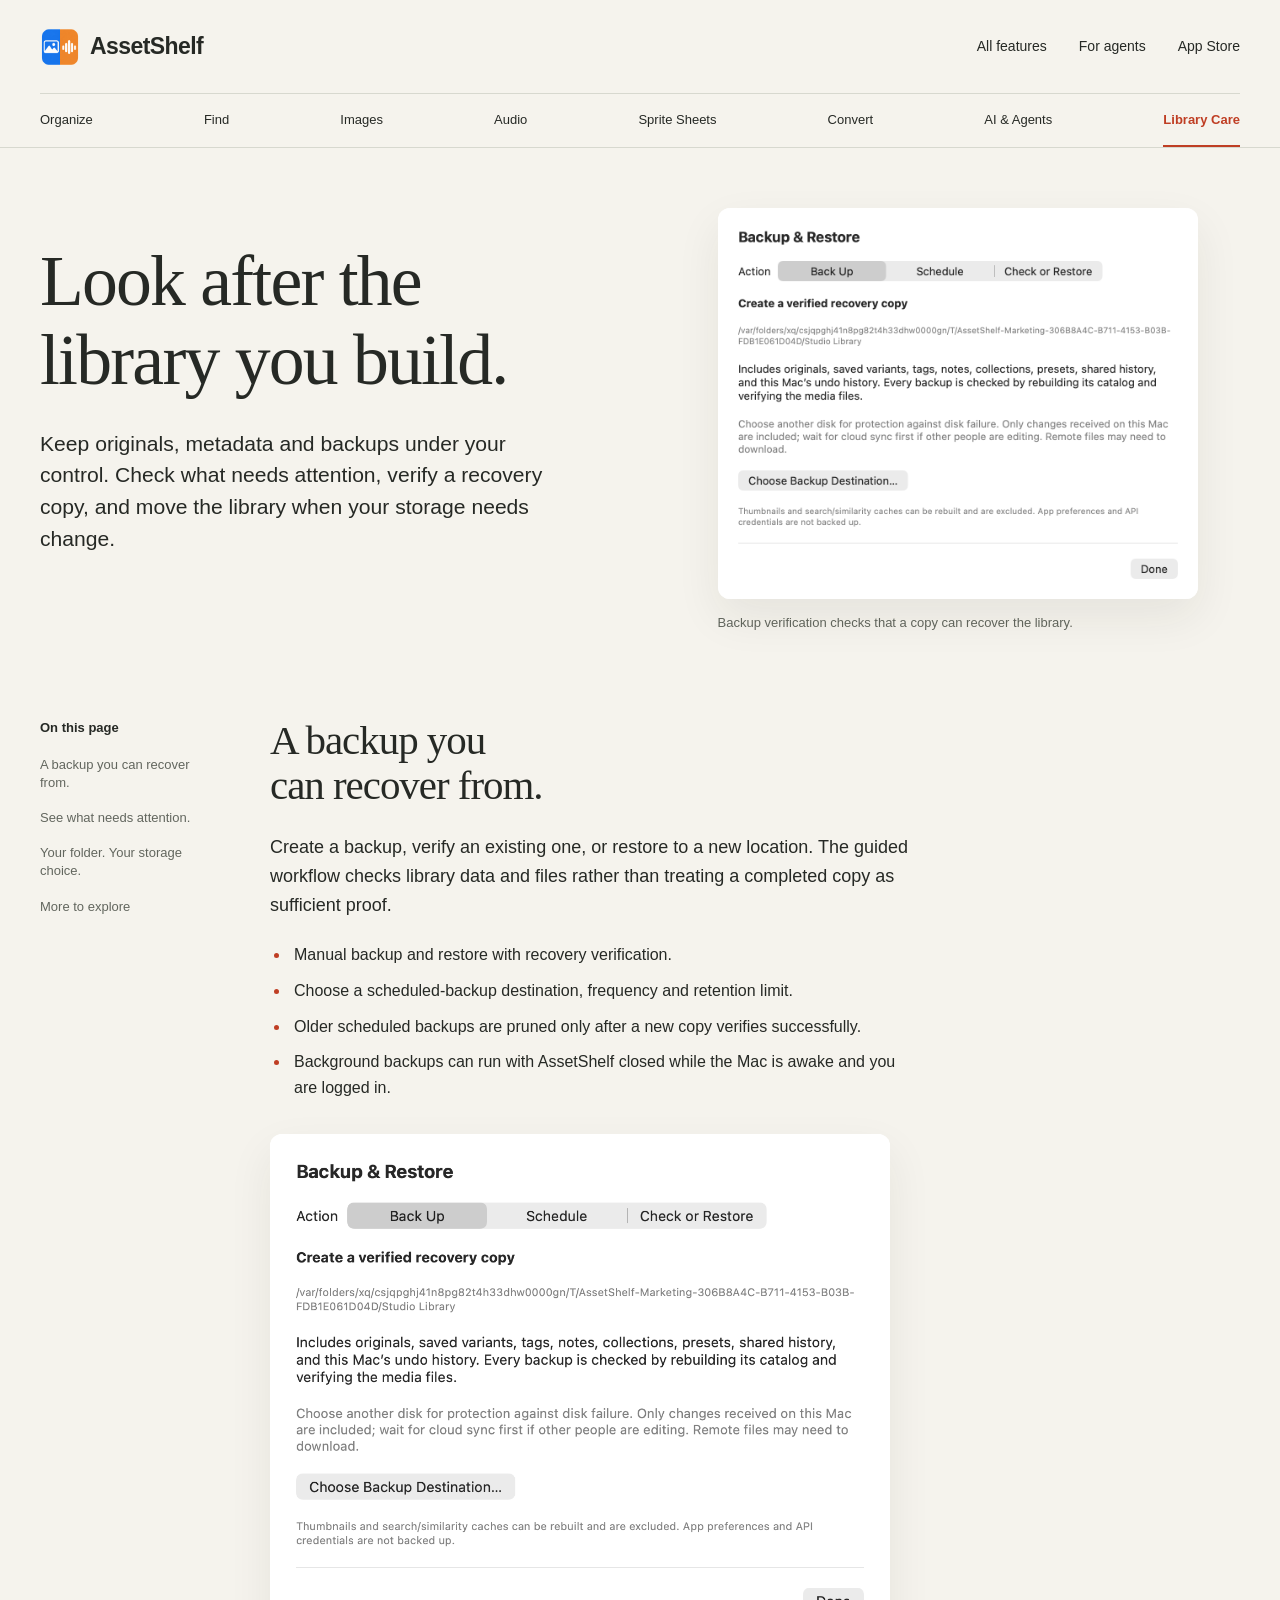
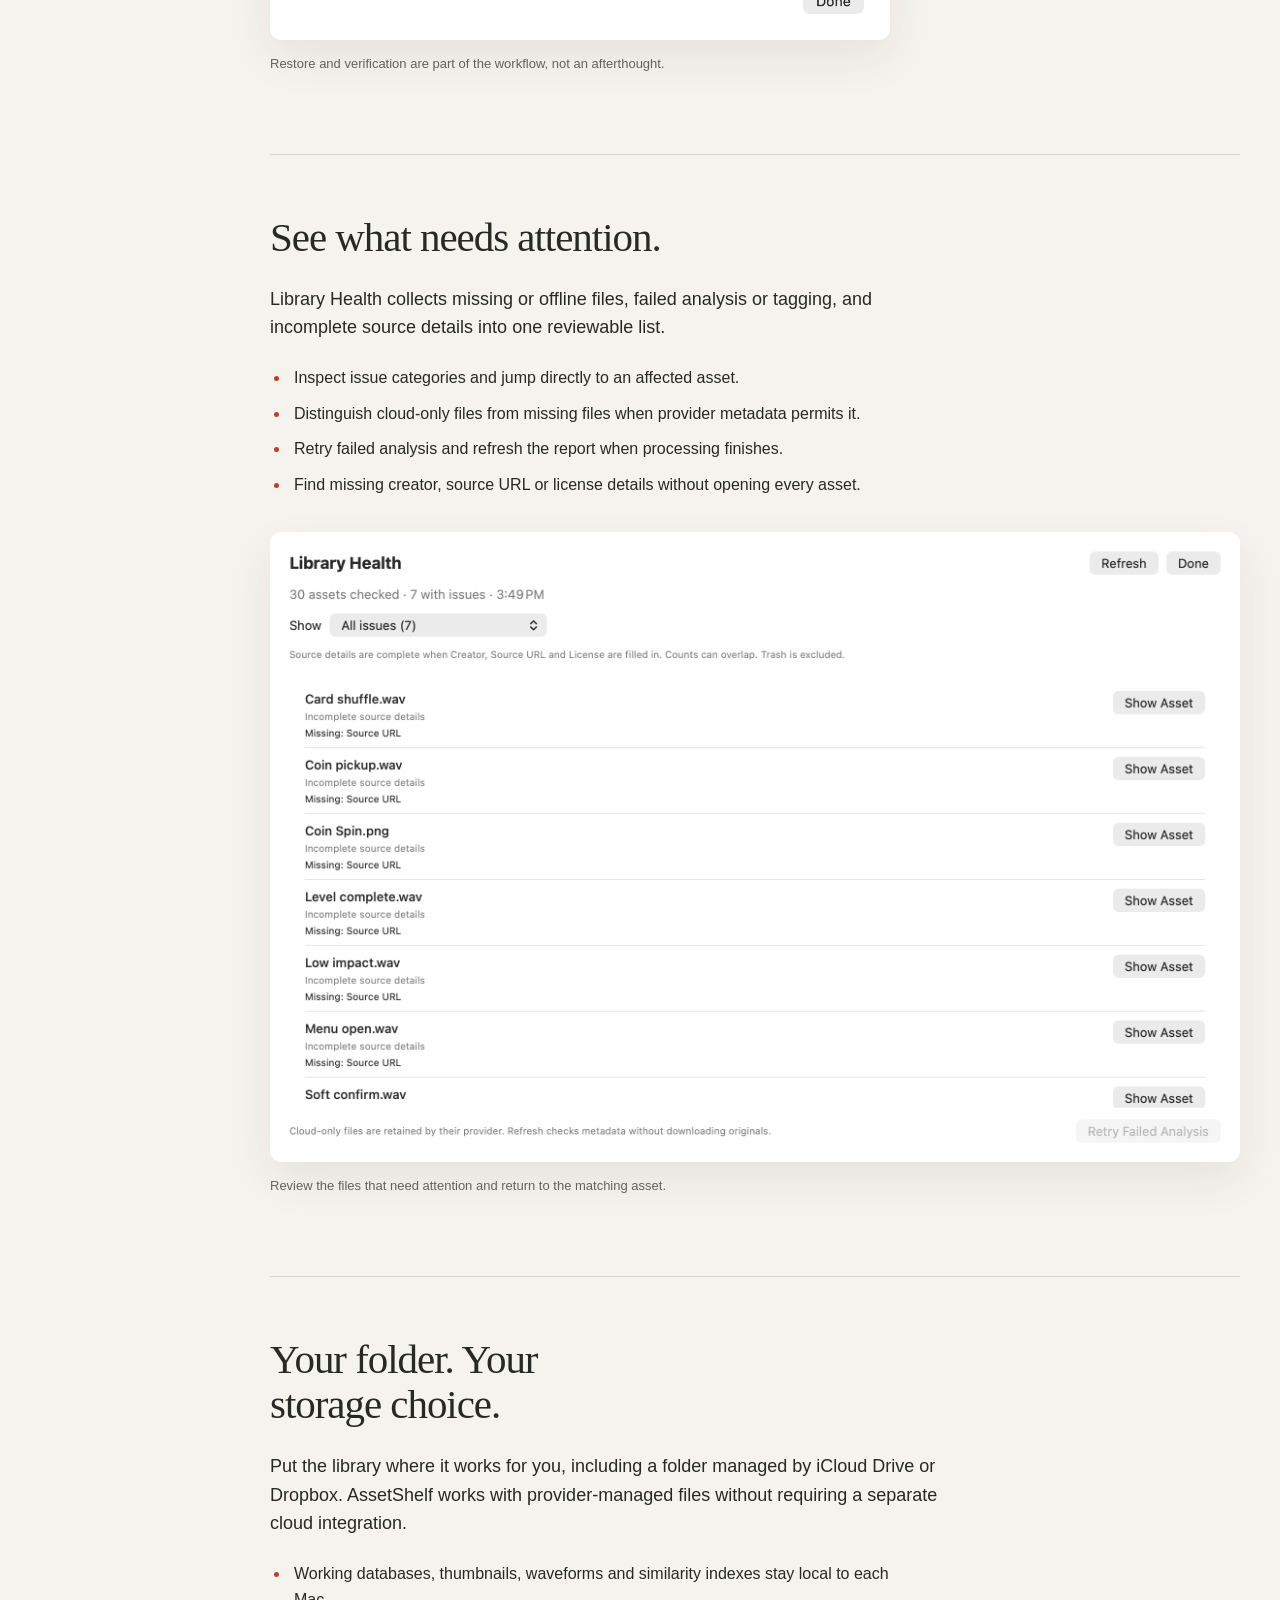
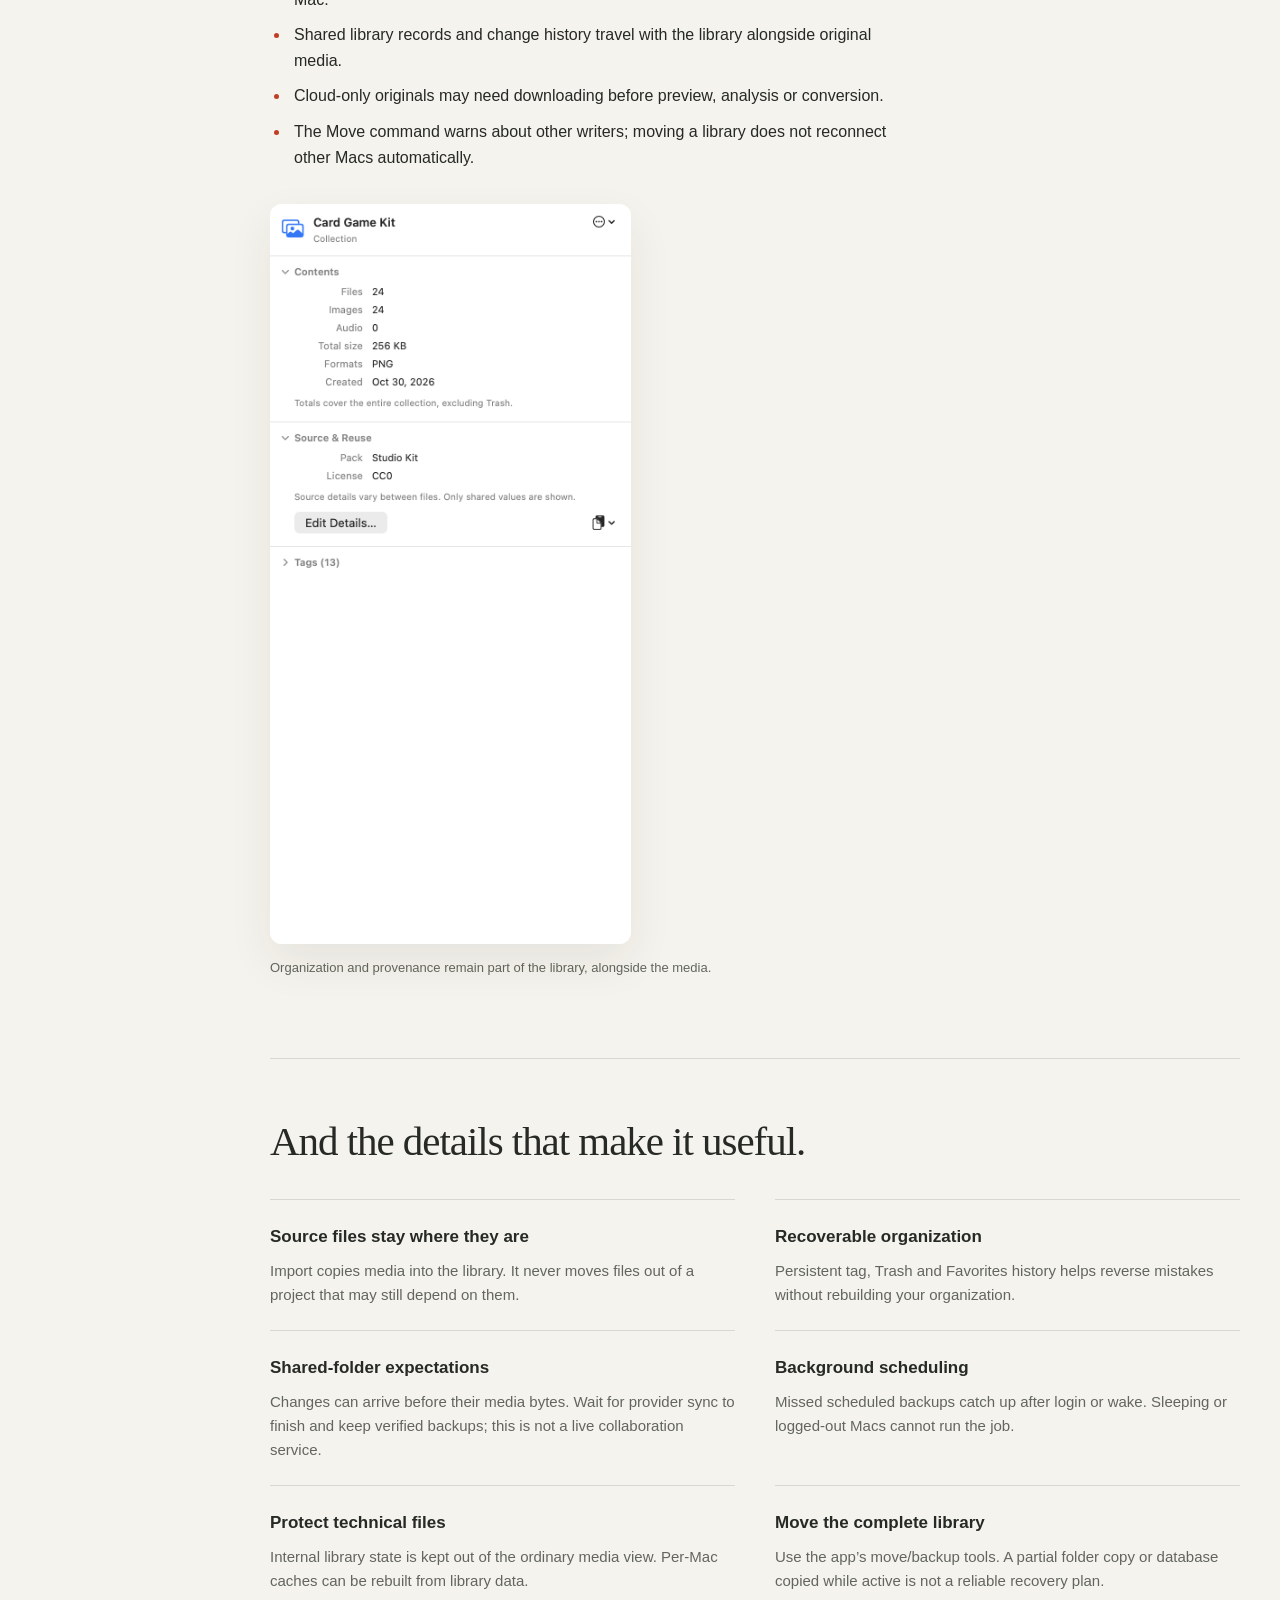
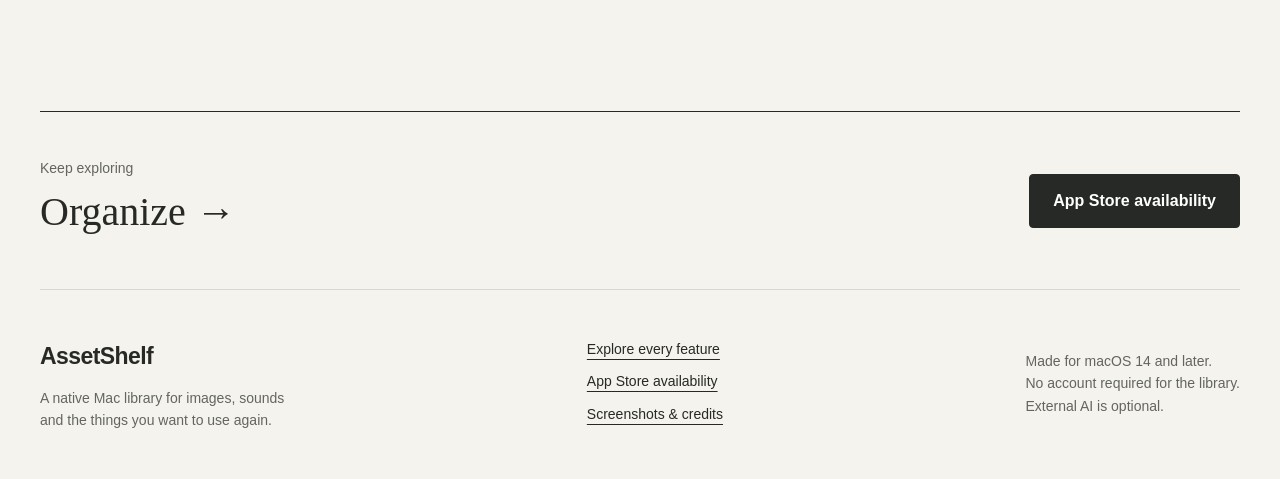
<file: care.html>
<!doctype html><html lang="en"><head><meta charset="utf-8"><meta name="viewport" content="width=device-width,initial-scale=1"><meta name="description" content="Keep originals, metadata and backups under your control. Check what needs attention, verify a recovery copy, and move the library when your storage needs change."><meta name="theme-color" content="#f5f3ed"><title>Library Care — AssetShelf</title><link rel="icon" href="assets/app-icon.png"><link rel="stylesheet" href="styles.css"><script src="app.js" defer></script></head><body><a class="skip" href="#main">Skip to content</a><header class="site-header wrap"><a class="wordmark" href="index.html" aria-label="AssetShelf home"><img src="assets/app-icon.png" width="40" height="40" alt="">AssetShelf</a><nav aria-label="Main navigation"><a href="features.html" >All features</a><a href="agents.html">For agents</a><a class="nav-store" href="app-store.html">App Store</a></nav></header><nav class="chapter-nav" aria-label="Feature topics"><div class="wrap"><a href="organize.html">Organize</a><a href="find.html">Find</a><a href="images.html">Images</a><a href="audio.html">Audio</a><a href="sprites.html">Sprite Sheets</a><a href="convert.html">Convert</a><a href="agents.html">AI &amp; Agents</a><a href="care.html" aria-current="page">Library Care</a></div></nav><main id="main"><section class="page-hero wrap split-hero"><div class="title-copy"><h1>Look after the library you build.</h1><p class="lead">Keep originals, metadata and backups under your control. Check what needs attention, verify a recovery copy, and move the library when your storage needs change.</p></div><figure class="screenshot detail-shot "><button type="button" class="screenshot-button" data-image="assets/screenshots/backup.webp" data-caption="Backup verification checks that a copy can recover the library." aria-label="Enlarge screenshot: AssetShelf backup and restore window"><img src="assets/screenshots/backup.webp" width="1140" height="930" alt="AssetShelf backup and restore window" loading="eager" decoding="async" fetchpriority="high"><span class="enlarge" aria-hidden="true">View full screenshot <svg viewBox="0 0 20 20"><path d="M7 3H3v4m10-4h4v4M3 13v4h4m10-4v4h-4"/></svg></span></button><figcaption>Backup verification checks that a copy can recover the library.</figcaption></figure></section><div class="chapter-body wrap"><aside class="contents"><p>On this page</p><nav aria-label="On this page"><a href="#backup">A backup you can recover from.</a><a href="#health">See what needs attention.</a><a href="#storage">Your folder. Your storage choice.</a><a href="#more">More to explore</a></nav></aside><div><section class="feature-section" id="backup"><div class="section-copy"><h2>A backup you can recover from.</h2><p>Create a backup, verify an existing one, or restore to a new location. The guided workflow checks library data and files rather than treating a completed copy as sufficient proof.</p><ul><li>Manual backup and restore with recovery verification.</li><li>Choose a scheduled-backup destination, frequency and retention limit.</li><li>Older scheduled backups are pruned only after a new copy verifies successfully.</li><li>Background backups can run with AssetShelf closed while the Mac is awake and you are logged in.</li></ul></div><figure class="screenshot detail-shot "><button type="button" class="screenshot-button" data-image="assets/screenshots/backup.webp" data-caption="Restore and verification are part of the workflow, not an afterthought." aria-label="Enlarge screenshot: Backup workflow with destination and verification controls"><img src="assets/screenshots/backup.webp" width="1140" height="930" alt="Backup workflow with destination and verification controls" loading="lazy" decoding="async" ><span class="enlarge" aria-hidden="true">View full screenshot <svg viewBox="0 0 20 20"><path d="M7 3H3v4m10-4h4v4M3 13v4h4m10-4v4h-4"/></svg></span></button><figcaption>Restore and verification are part of the workflow, not an afterthought.</figcaption></figure></section><section class="feature-section" id="health"><div class="section-copy"><h2>See what needs attention.</h2><p>Library Health collects missing or offline files, failed analysis or tagging, and incomplete source details into one reviewable list.</p><ul><li>Inspect issue categories and jump directly to an affected asset.</li><li>Distinguish cloud-only files from missing files when provider metadata permits it.</li><li>Retry failed analysis and refresh the report when processing finishes.</li><li>Find missing creator, source URL or license details without opening every asset.</li></ul></div><figure class="screenshot  "><button type="button" class="screenshot-button" data-image="assets/screenshots/health.webp" data-caption="Review the files that need attention and return to the matching asset." aria-label="Enlarge screenshot: Library Health report with issue categories and review controls"><img src="assets/screenshots/health.webp" width="2000" height="1300" alt="Library Health report with issue categories and review controls" loading="lazy" decoding="async" ><span class="enlarge" aria-hidden="true">View full screenshot <svg viewBox="0 0 20 20"><path d="M7 3H3v4m10-4h4v4M3 13v4h4m10-4v4h-4"/></svg></span></button><figcaption>Review the files that need attention and return to the matching asset.</figcaption></figure></section><section class="feature-section" id="storage"><div class="section-copy"><h2>Your folder. Your storage choice.</h2><p>Put the library where it works for you, including a folder managed by iCloud Drive or Dropbox. AssetShelf works with provider-managed files without requiring a separate cloud integration.</p><ul><li>Working databases, thumbnails, waveforms and similarity indexes stay local to each Mac.</li><li>Shared library records and change history travel with the library alongside original media.</li><li>Cloud-only originals may need downloading before preview, analysis or conversion.</li><li>The Move command warns about other writers; moving a library does not reconnect other Macs automatically.</li></ul></div><figure class="screenshot detail-shot "><button type="button" class="screenshot-button" data-image="assets/screenshots/collection-detail.webp" data-caption="Organization and provenance remain part of the library, alongside the media." aria-label="Enlarge screenshot: Collection information and source details in the inspector"><img src="assets/screenshots/collection-detail.webp" width="800" height="1640" alt="Collection information and source details in the inspector" loading="lazy" decoding="async" ><span class="enlarge" aria-hidden="true">View full screenshot <svg viewBox="0 0 20 20"><path d="M7 3H3v4m10-4h4v4M3 13v4h4m10-4v4h-4"/></svg></span></button><figcaption>Organization and provenance remain part of the library, alongside the media.</figcaption></figure></section><section id="more" class="more-section"><h2>And the details that make it useful.</h2><dl class="feature-details"><div><dt>Source files stay where they are</dt><dd>Import copies media into the library. It never moves files out of a project that may still depend on them.</dd></div><div><dt>Recoverable organization</dt><dd>Persistent tag, Trash and Favorites history helps reverse mistakes without rebuilding your organization.</dd></div><div><dt>Shared-folder expectations</dt><dd>Changes can arrive before their media bytes. Wait for provider sync to finish and keep verified backups; this is not a live collaboration service.</dd></div><div><dt>Background scheduling</dt><dd>Missed scheduled backups catch up after login or wake. Sleeping or logged-out Macs cannot run the job.</dd></div><div><dt>Protect technical files</dt><dd>Internal library state is kept out of the ordinary media view. Per-Mac caches can be rebuilt from library data.</dd></div><div><dt>Move the complete library</dt><dd>Use the app’s move/backup tools. A partial folder copy or database copied while active is not a reliable recovery plan.</dd></div></dl></section></div></div><section class="next-chapter wrap"><div><p>Keep exploring</p><a href="organize.html">Organize <span aria-hidden="true">→</span></a></div><a class="button" href="app-store.html">App Store availability</a></section></main><footer class="site-footer wrap"><div><a class="wordmark" href="index.html">AssetShelf</a><p>A native Mac library for images, sounds<br>and the things you want to use again.</p></div><nav aria-label="Footer navigation"><a href="features.html">Explore every feature</a><a href="app-store.html">App Store availability</a><a href="credits.html">Screenshots & credits</a></nav><p class="fine">Made for macOS 14 and later.<br>No account required for the library.<br>External AI is optional.</p></footer><dialog class="image-dialog" aria-label="Screenshot viewer"><div class="lightbox-bar"><p id="lightbox-caption"></p><button type="button" data-close aria-label="Close screenshot">Close <span aria-hidden="true">×</span></button></div><div class="lightbox-image"></div></dialog></body></html>
</file>
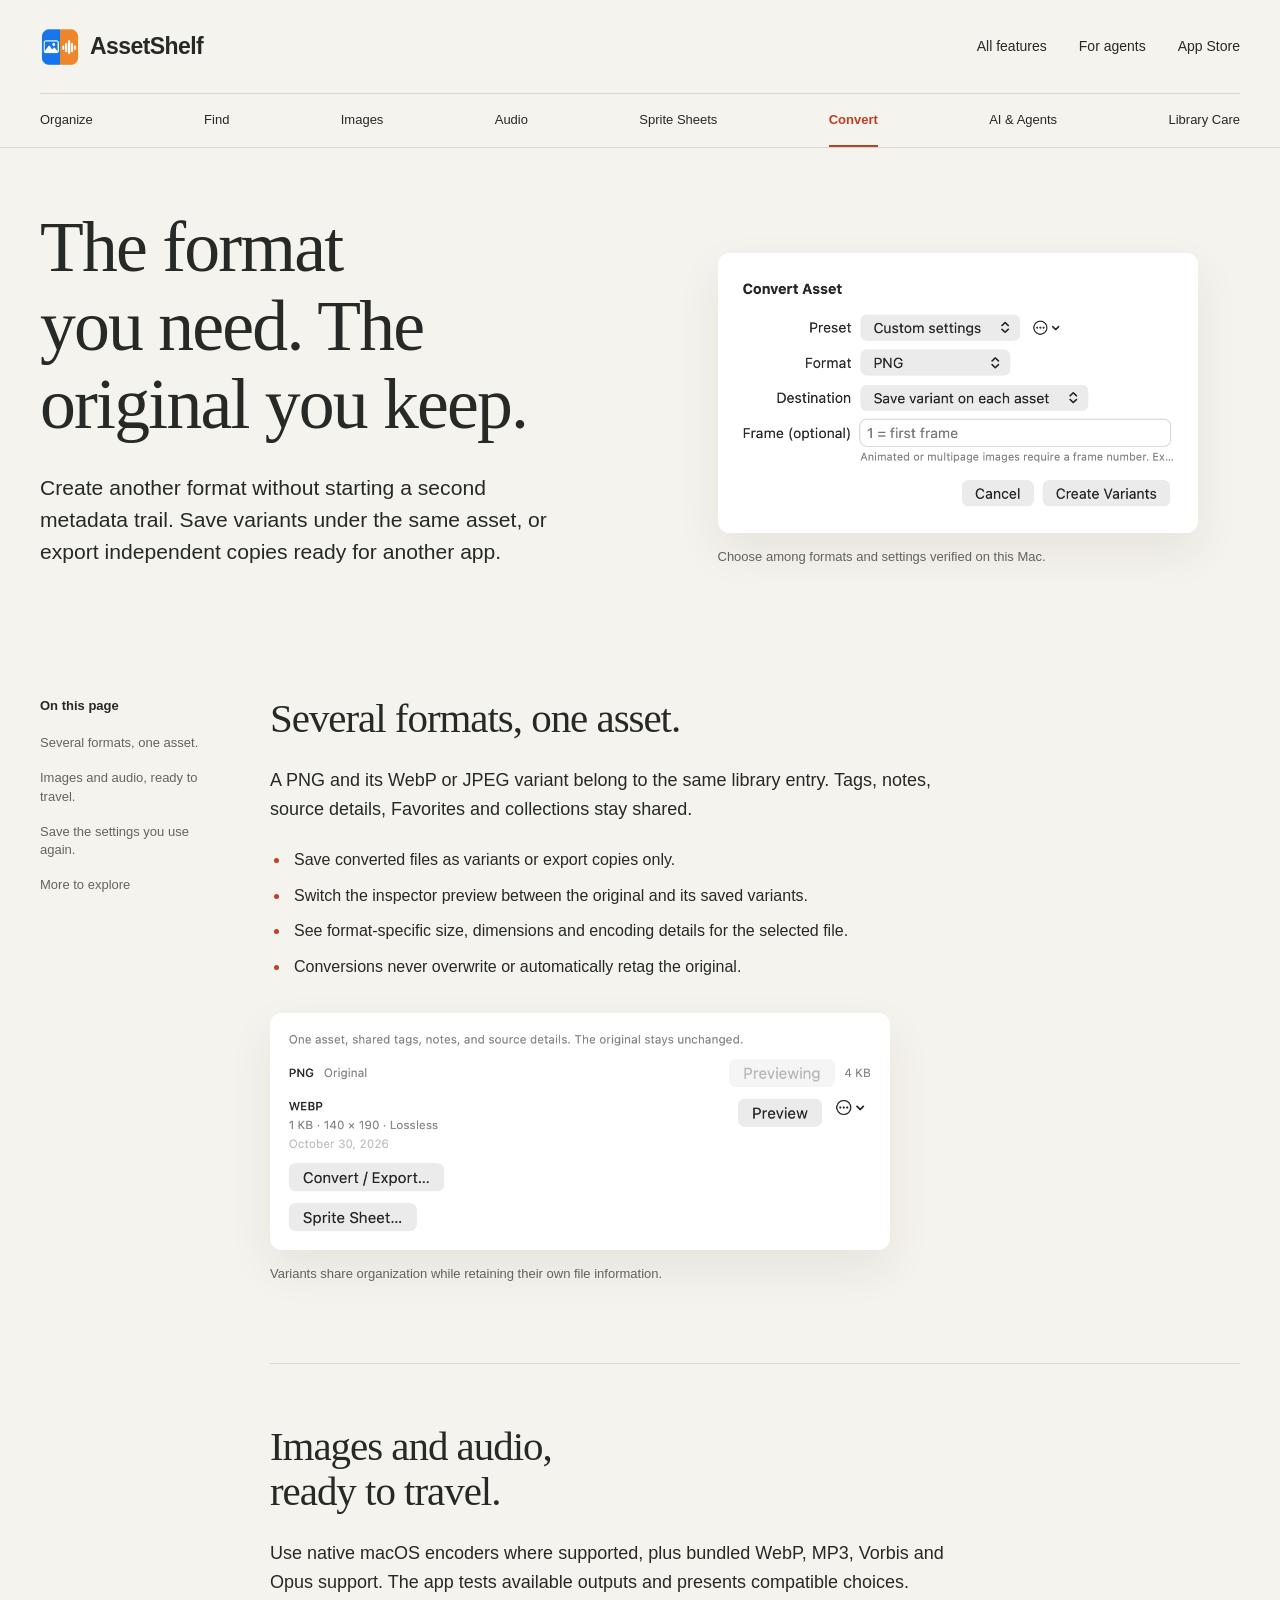
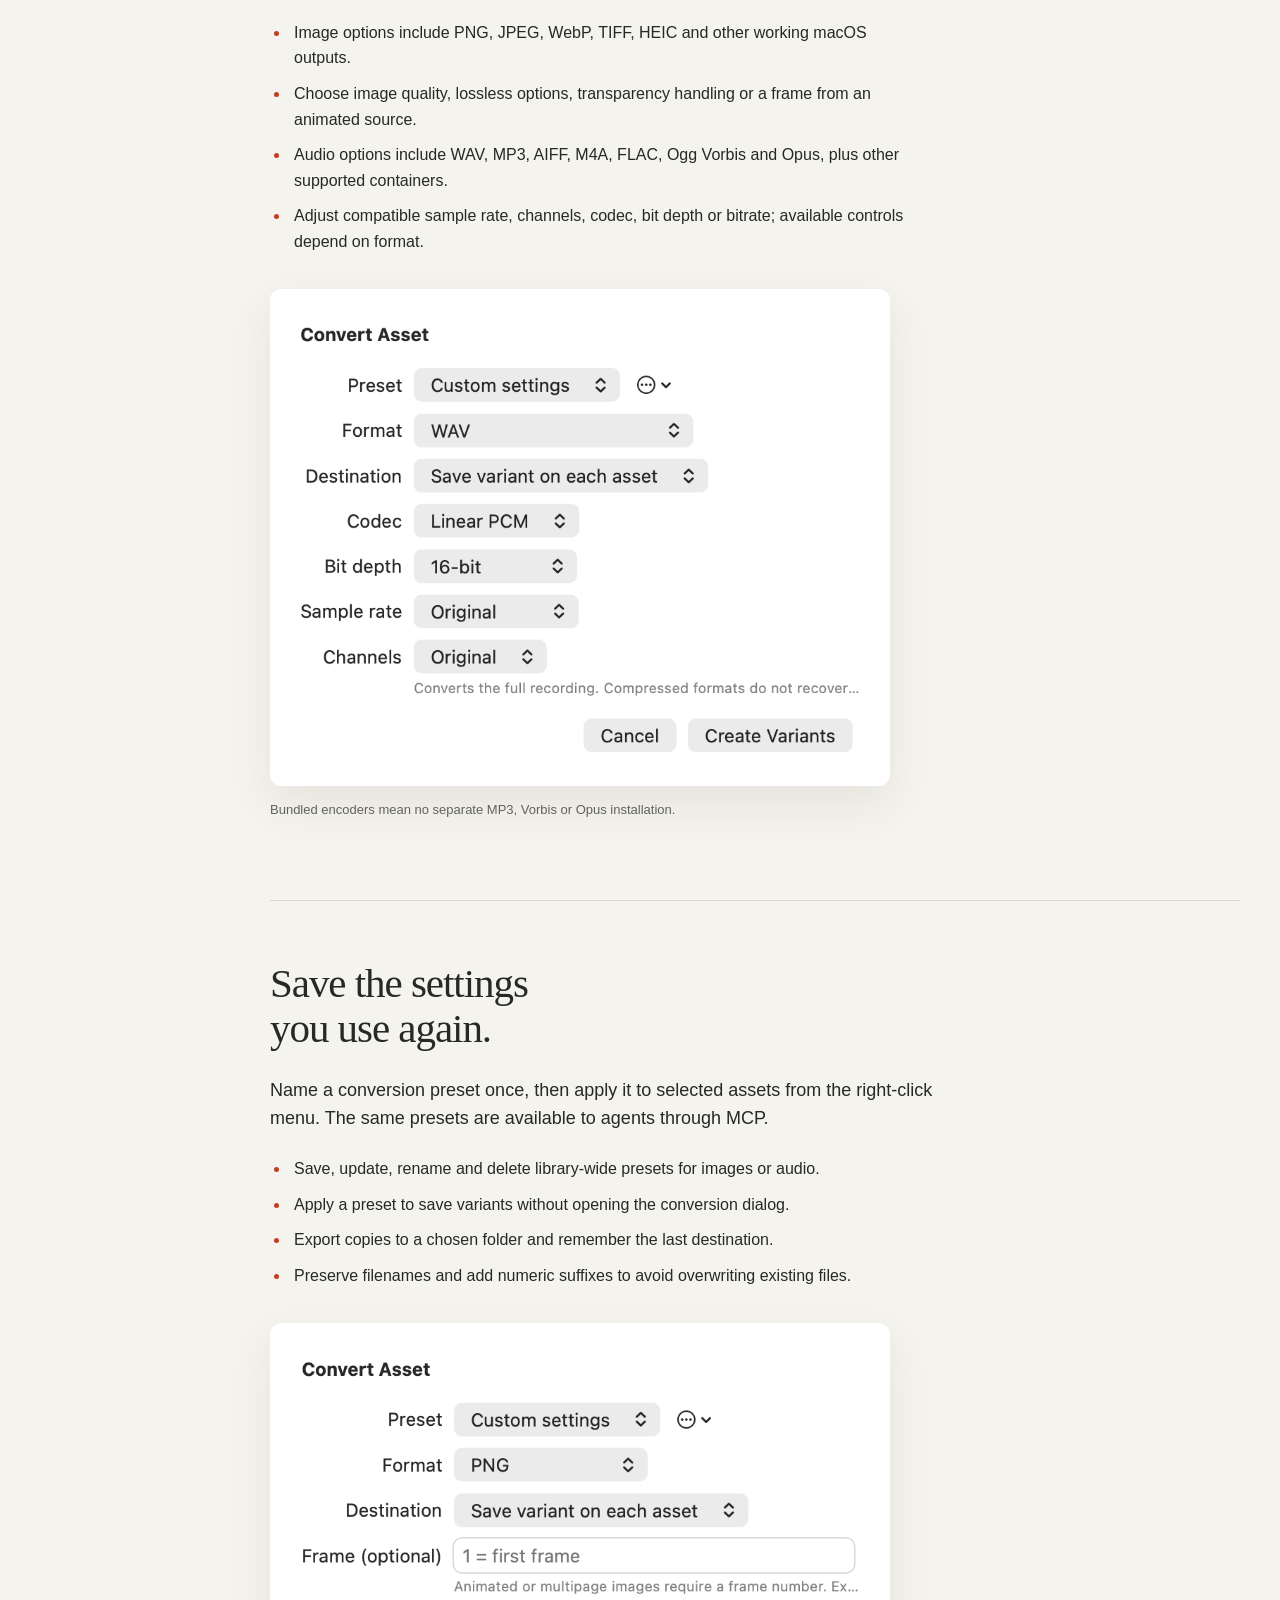
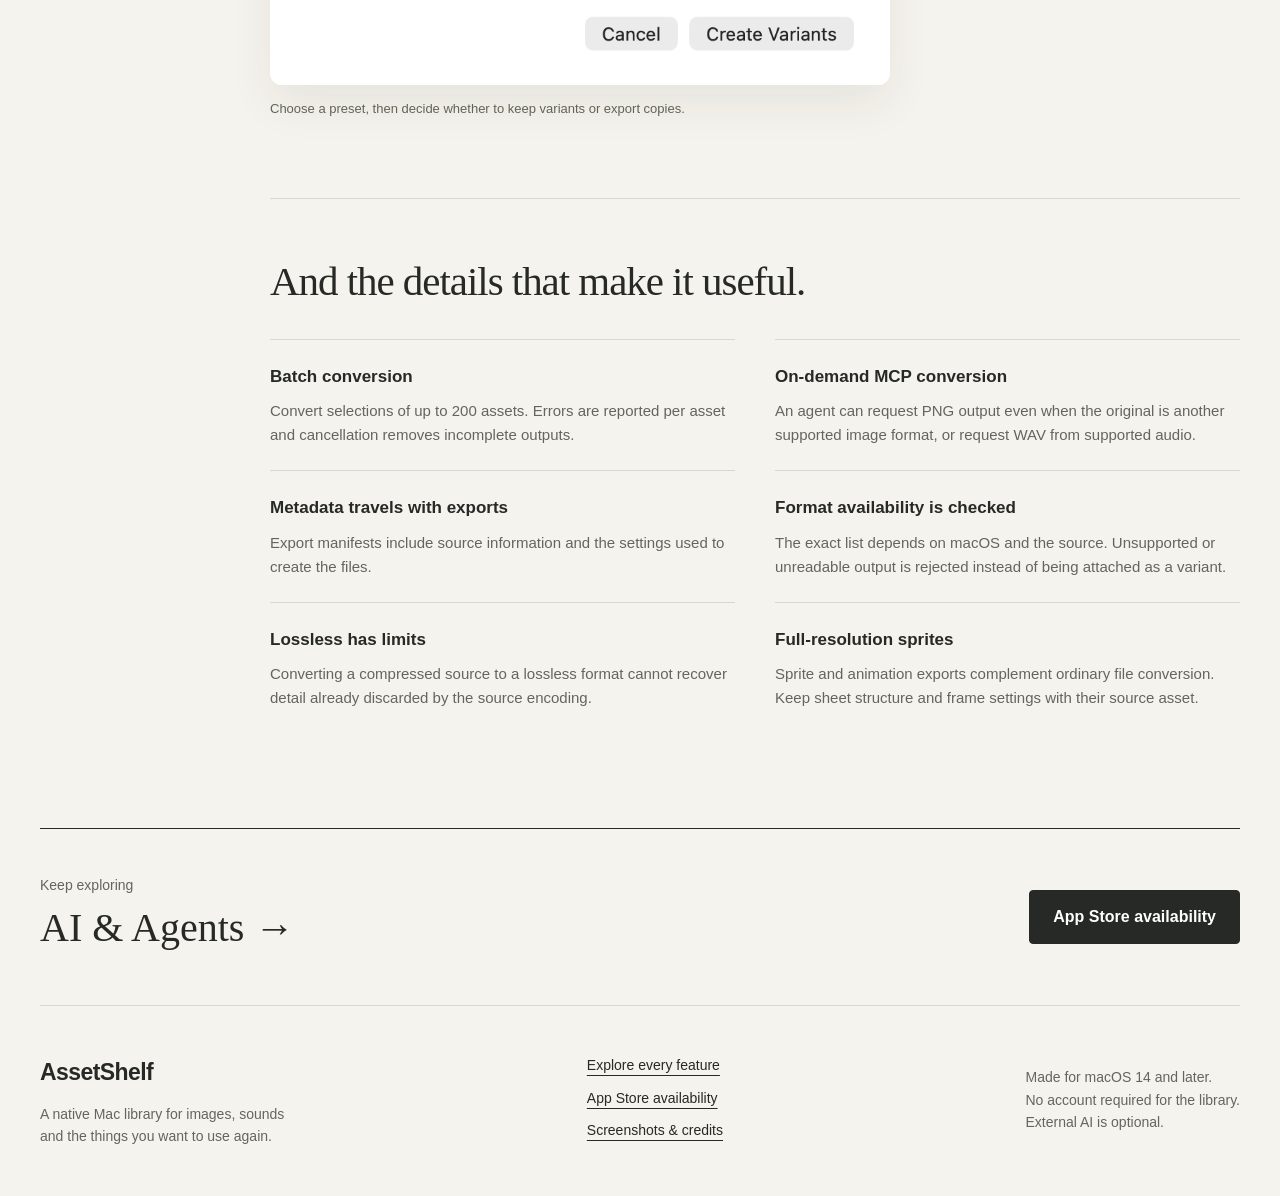
<file: convert.html>
<!doctype html><html lang="en"><head><meta charset="utf-8"><meta name="viewport" content="width=device-width,initial-scale=1"><meta name="description" content="Create another format without starting a second metadata trail. Save variants under the same asset, or export independent copies ready for another app."><meta name="theme-color" content="#f5f3ed"><title>Convert — AssetShelf</title><link rel="icon" href="assets/app-icon.png"><link rel="stylesheet" href="styles.css"><script src="app.js" defer></script></head><body><a class="skip" href="#main">Skip to content</a><header class="site-header wrap"><a class="wordmark" href="index.html" aria-label="AssetShelf home"><img src="assets/app-icon.png" width="40" height="40" alt="">AssetShelf</a><nav aria-label="Main navigation"><a href="features.html" >All features</a><a href="agents.html">For agents</a><a class="nav-store" href="app-store.html">App Store</a></nav></header><nav class="chapter-nav" aria-label="Feature topics"><div class="wrap"><a href="organize.html">Organize</a><a href="find.html">Find</a><a href="images.html">Images</a><a href="audio.html">Audio</a><a href="sprites.html">Sprite Sheets</a><a href="convert.html" aria-current="page">Convert</a><a href="agents.html">AI &amp; Agents</a><a href="care.html">Library Care</a></div></nav><main id="main"><section class="page-hero wrap split-hero"><div class="title-copy"><h1>The format you need. The original you keep.</h1><p class="lead">Create another format without starting a second metadata trail. Save variants under the same asset, or export independent copies ready for another app.</p></div><figure class="screenshot detail-shot "><button type="button" class="screenshot-button" data-image="assets/screenshots/conversion.webp" data-caption="Choose among formats and settings verified on this Mac." aria-label="Enlarge screenshot: AssetShelf conversion sheet with format, destination and image quality controls"><img src="assets/screenshots/conversion.webp" width="880" height="514" alt="AssetShelf conversion sheet with format, destination and image quality controls" loading="eager" decoding="async" fetchpriority="high"><span class="enlarge" aria-hidden="true">View full screenshot <svg viewBox="0 0 20 20"><path d="M7 3H3v4m10-4h4v4M3 13v4h4m10-4v4h-4"/></svg></span></button><figcaption>Choose among formats and settings verified on this Mac.</figcaption></figure></section><div class="chapter-body wrap"><aside class="contents"><p>On this page</p><nav aria-label="On this page"><a href="#variants">Several formats, one asset.</a><a href="#formats">Images and audio, ready to travel.</a><a href="#presets">Save the settings you use again.</a><a href="#more">More to explore</a></nav></aside><div><section class="feature-section" id="variants"><div class="section-copy"><h2>Several formats, one asset.</h2><p>A PNG and its WebP or JPEG variant belong to the same library entry. Tags, notes, source details, Favorites and collections stay shared.</p><ul><li>Save converted files as variants or export copies only.</li><li>Switch the inspector preview between the original and its saved variants.</li><li>See format-specific size, dimensions and encoding details for the selected file.</li><li>Conversions never overwrite or automatically retag the original.</li></ul></div><figure class="screenshot detail-shot "><button type="button" class="screenshot-button" data-image="assets/screenshots/variants.webp" data-caption="Variants share organization while retaining their own file information." aria-label="Enlarge screenshot: Inspector showing saved asset formats and conversion controls"><img src="assets/screenshots/variants.webp" width="1060" height="404" alt="Inspector showing saved asset formats and conversion controls" loading="lazy" decoding="async" ><span class="enlarge" aria-hidden="true">View full screenshot <svg viewBox="0 0 20 20"><path d="M7 3H3v4m10-4h4v4M3 13v4h4m10-4v4h-4"/></svg></span></button><figcaption>Variants share organization while retaining their own file information.</figcaption></figure></section><section class="feature-section" id="formats"><div class="section-copy"><h2>Images and audio, ready to travel.</h2><p>Use native macOS encoders where supported, plus bundled WebP, MP3, Vorbis and Opus support. The app tests available outputs and presents compatible choices.</p><ul><li>Image options include PNG, JPEG, WebP, TIFF, HEIC and other working macOS outputs.</li><li>Choose image quality, lossless options, transparency handling or a frame from an animated source.</li><li>Audio options include WAV, MP3, AIFF, M4A, FLAC, Ogg Vorbis and Opus, plus other supported containers.</li><li>Adjust compatible sample rate, channels, codec, bit depth or bitrate; available controls depend on format.</li></ul></div><figure class="screenshot detail-shot "><button type="button" class="screenshot-button" data-image="assets/screenshots/audio-conversion.webp" data-caption="Bundled encoders mean no separate MP3, Vorbis or Opus installation." aria-label="Enlarge screenshot: Audio conversion sheet showing output-format and encoding settings"><img src="assets/screenshots/audio-conversion.webp" width="880" height="706" alt="Audio conversion sheet showing output-format and encoding settings" loading="lazy" decoding="async" ><span class="enlarge" aria-hidden="true">View full screenshot <svg viewBox="0 0 20 20"><path d="M7 3H3v4m10-4h4v4M3 13v4h4m10-4v4h-4"/></svg></span></button><figcaption>Bundled encoders mean no separate MP3, Vorbis or Opus installation.</figcaption></figure></section><section class="feature-section" id="presets"><div class="section-copy"><h2>Save the settings you use again.</h2><p>Name a conversion preset once, then apply it to selected assets from the right-click menu. The same presets are available to agents through MCP.</p><ul><li>Save, update, rename and delete library-wide presets for images or audio.</li><li>Apply a preset to save variants without opening the conversion dialog.</li><li>Export copies to a chosen folder and remember the last destination.</li><li>Preserve filenames and add numeric suffixes to avoid overwriting existing files.</li></ul></div><figure class="screenshot detail-shot "><button type="button" class="screenshot-button" data-image="assets/screenshots/conversion.webp" data-caption="Choose a preset, then decide whether to keep variants or export copies." aria-label="Enlarge screenshot: Conversion dialog with a named preset selector"><img src="assets/screenshots/conversion.webp" width="880" height="514" alt="Conversion dialog with a named preset selector" loading="lazy" decoding="async" ><span class="enlarge" aria-hidden="true">View full screenshot <svg viewBox="0 0 20 20"><path d="M7 3H3v4m10-4h4v4M3 13v4h4m10-4v4h-4"/></svg></span></button><figcaption>Choose a preset, then decide whether to keep variants or export copies.</figcaption></figure></section><section id="more" class="more-section"><h2>And the details that make it useful.</h2><dl class="feature-details"><div><dt>Batch conversion</dt><dd>Convert selections of up to 200 assets. Errors are reported per asset and cancellation removes incomplete outputs.</dd></div><div><dt>On-demand MCP conversion</dt><dd>An agent can request PNG output even when the original is another supported image format, or request WAV from supported audio.</dd></div><div><dt>Metadata travels with exports</dt><dd>Export manifests include source information and the settings used to create the files.</dd></div><div><dt>Format availability is checked</dt><dd>The exact list depends on macOS and the source. Unsupported or unreadable output is rejected instead of being attached as a variant.</dd></div><div><dt>Lossless has limits</dt><dd>Converting a compressed source to a lossless format cannot recover detail already discarded by the source encoding.</dd></div><div><dt>Full-resolution sprites</dt><dd>Sprite and animation exports complement ordinary file conversion. Keep sheet structure and frame settings with their source asset.</dd></div></dl></section></div></div><section class="next-chapter wrap"><div><p>Keep exploring</p><a href="agents.html">AI &amp; Agents <span aria-hidden="true">→</span></a></div><a class="button" href="app-store.html">App Store availability</a></section></main><footer class="site-footer wrap"><div><a class="wordmark" href="index.html">AssetShelf</a><p>A native Mac library for images, sounds<br>and the things you want to use again.</p></div><nav aria-label="Footer navigation"><a href="features.html">Explore every feature</a><a href="app-store.html">App Store availability</a><a href="credits.html">Screenshots & credits</a></nav><p class="fine">Made for macOS 14 and later.<br>No account required for the library.<br>External AI is optional.</p></footer><dialog class="image-dialog" aria-label="Screenshot viewer"><div class="lightbox-bar"><p id="lightbox-caption"></p><button type="button" data-close aria-label="Close screenshot">Close <span aria-hidden="true">×</span></button></div><div class="lightbox-image"></div></dialog></body></html>
</file>
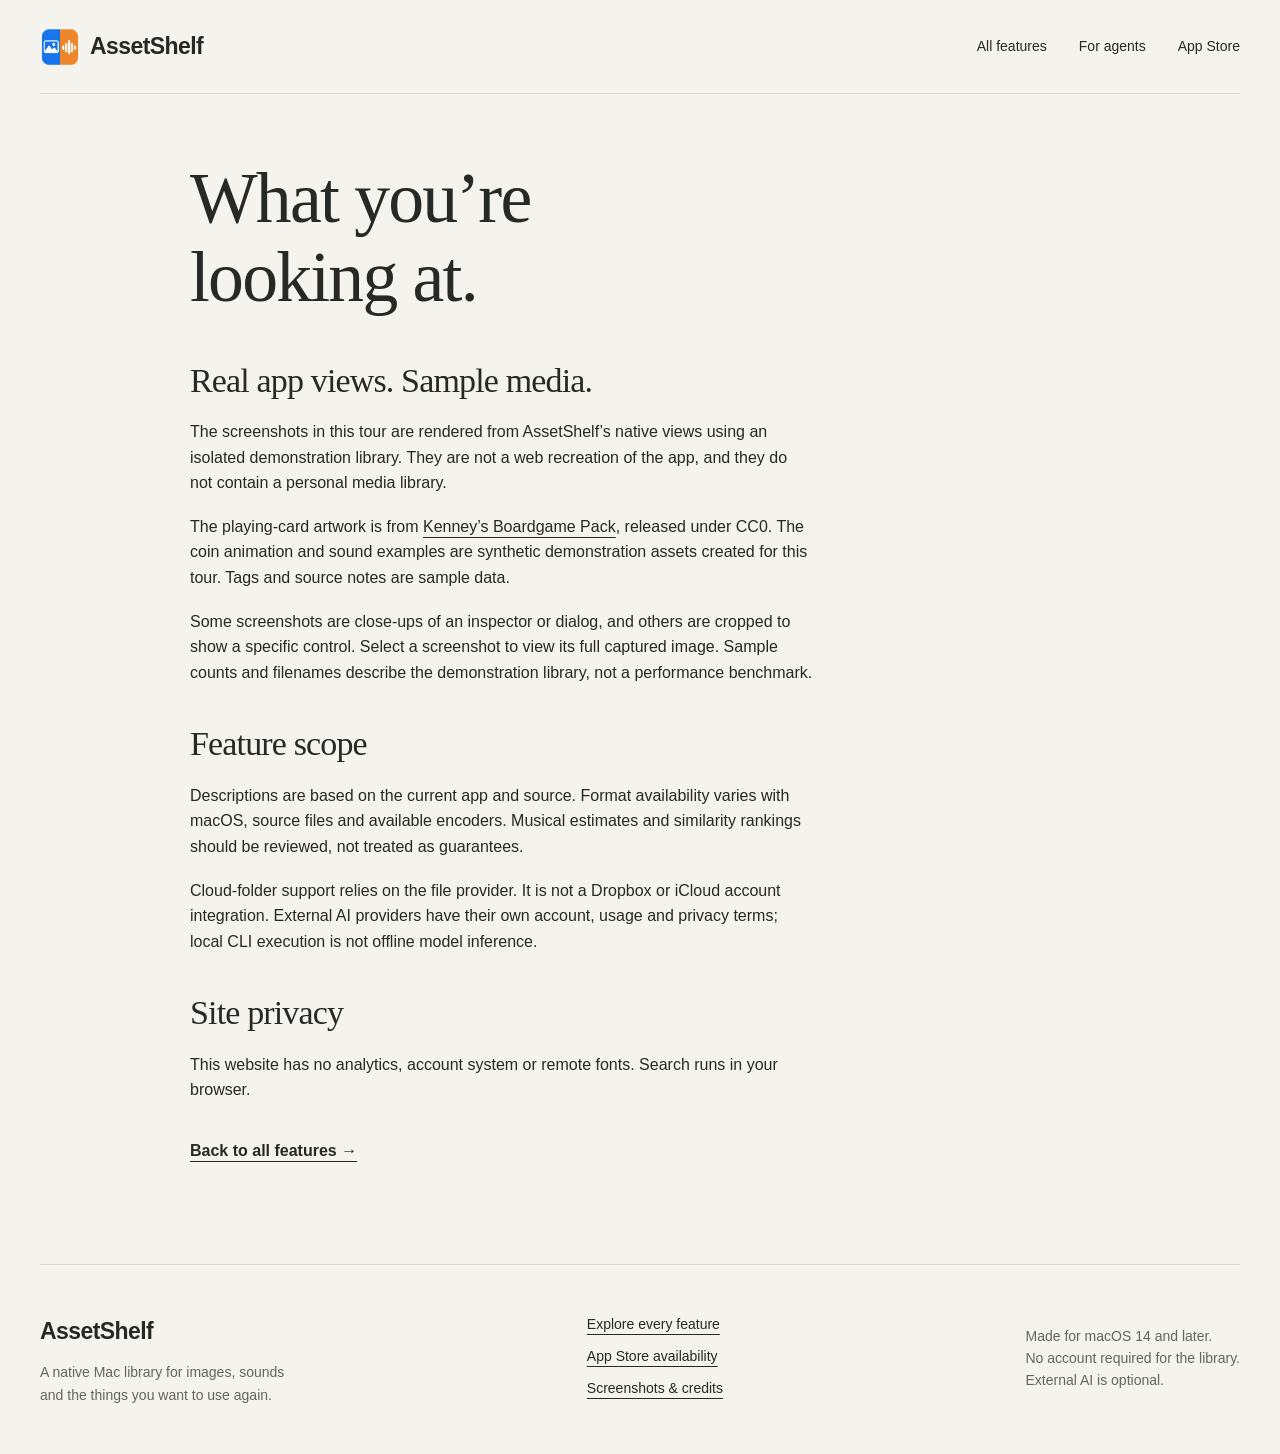
<file: credits.html>
<!doctype html><html lang="en"><head><meta charset="utf-8"><meta name="viewport" content="width=device-width,initial-scale=1"><meta name="description" content="Screenshot provenance, sample media credits and feature scope for the AssetShelf tour."><meta name="theme-color" content="#f5f3ed"><title>Screenshots &amp; credits — AssetShelf</title><link rel="icon" href="assets/app-icon.png"><link rel="stylesheet" href="styles.css"><script src="app.js" defer></script></head><body><a class="skip" href="#main">Skip to content</a><header class="site-header wrap"><a class="wordmark" href="index.html" aria-label="AssetShelf home"><img src="assets/app-icon.png" width="40" height="40" alt="">AssetShelf</a><nav aria-label="Main navigation"><a href="features.html" >All features</a><a href="agents.html">For agents</a><a class="nav-store" href="app-store.html">App Store</a></nav></header><main id="main"><section class="prose wrap"><h1>What you’re looking at.</h1><h2>Real app views. Sample media.</h2><p>The screenshots in this tour are rendered from AssetShelf’s native views using an isolated demonstration library. They are not a web recreation of the app, and they do not contain a personal media library.</p><p>The playing-card artwork is from <a href="https://kenney.nl/assets/boardgame-pack">Kenney’s Boardgame Pack</a>, released under CC0. The coin animation and sound examples are synthetic demonstration assets created for this tour. Tags and source notes are sample data.</p><p>Some screenshots are close-ups of an inspector or dialog, and others are cropped to show a specific control. Select a screenshot to view its full captured image. Sample counts and filenames describe the demonstration library, not a performance benchmark.</p><h2>Feature scope</h2><p>Descriptions are based on the current app and source. Format availability varies with macOS, source files and available encoders. Musical estimates and similarity rankings should be reviewed, not treated as guarantees.</p><p>Cloud-folder support relies on the file provider. It is not a Dropbox or iCloud account integration. External AI providers have their own account, usage and privacy terms; local CLI execution is not offline model inference.</p><h2>Site privacy</h2><p>This website has no analytics, account system or remote fonts. Search runs in your browser.</p><a class="text-link" href="features.html">Back to all features →</a></section></main><footer class="site-footer wrap"><div><a class="wordmark" href="index.html">AssetShelf</a><p>A native Mac library for images, sounds<br>and the things you want to use again.</p></div><nav aria-label="Footer navigation"><a href="features.html">Explore every feature</a><a href="app-store.html">App Store availability</a><a href="credits.html">Screenshots & credits</a></nav><p class="fine">Made for macOS 14 and later.<br>No account required for the library.<br>External AI is optional.</p></footer><dialog class="image-dialog" aria-label="Screenshot viewer"><div class="lightbox-bar"><p id="lightbox-caption"></p><button type="button" data-close aria-label="Close screenshot">Close <span aria-hidden="true">×</span></button></div><div class="lightbox-image"></div></dialog></body></html>
</file>
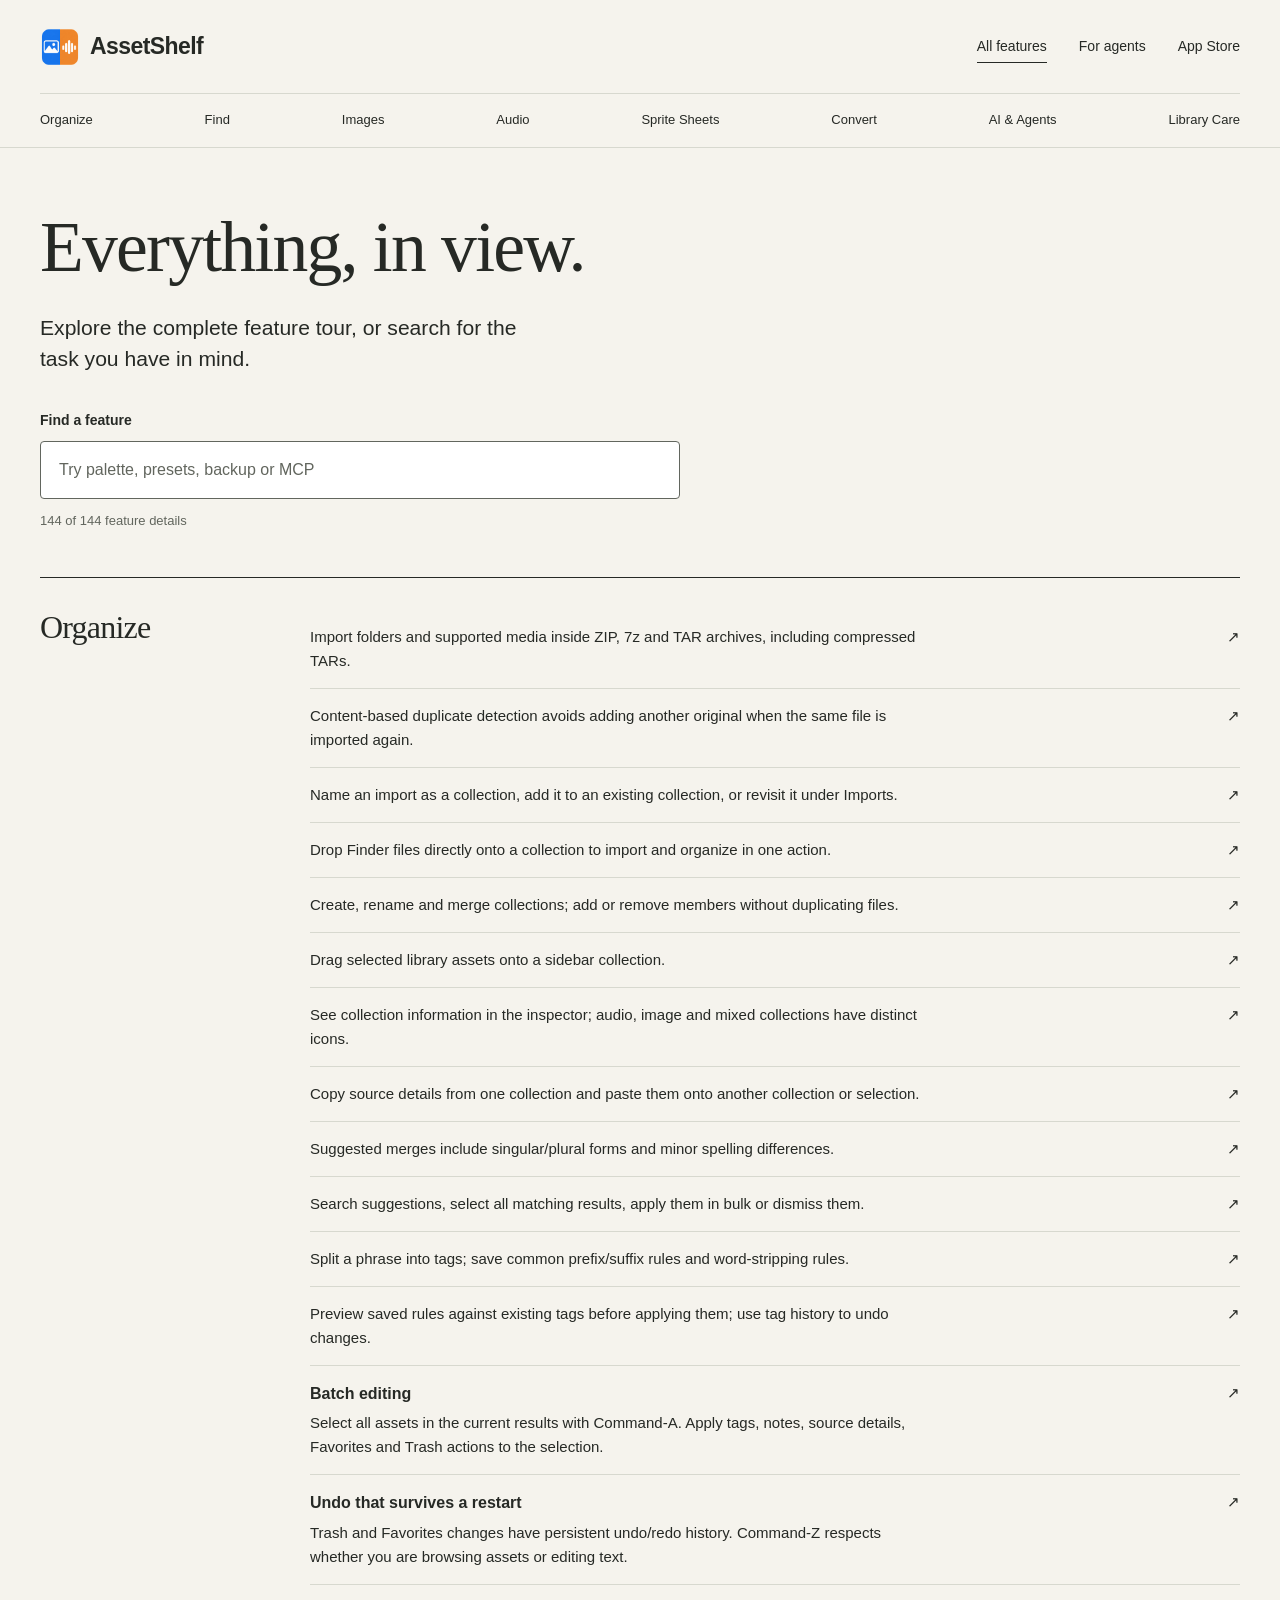
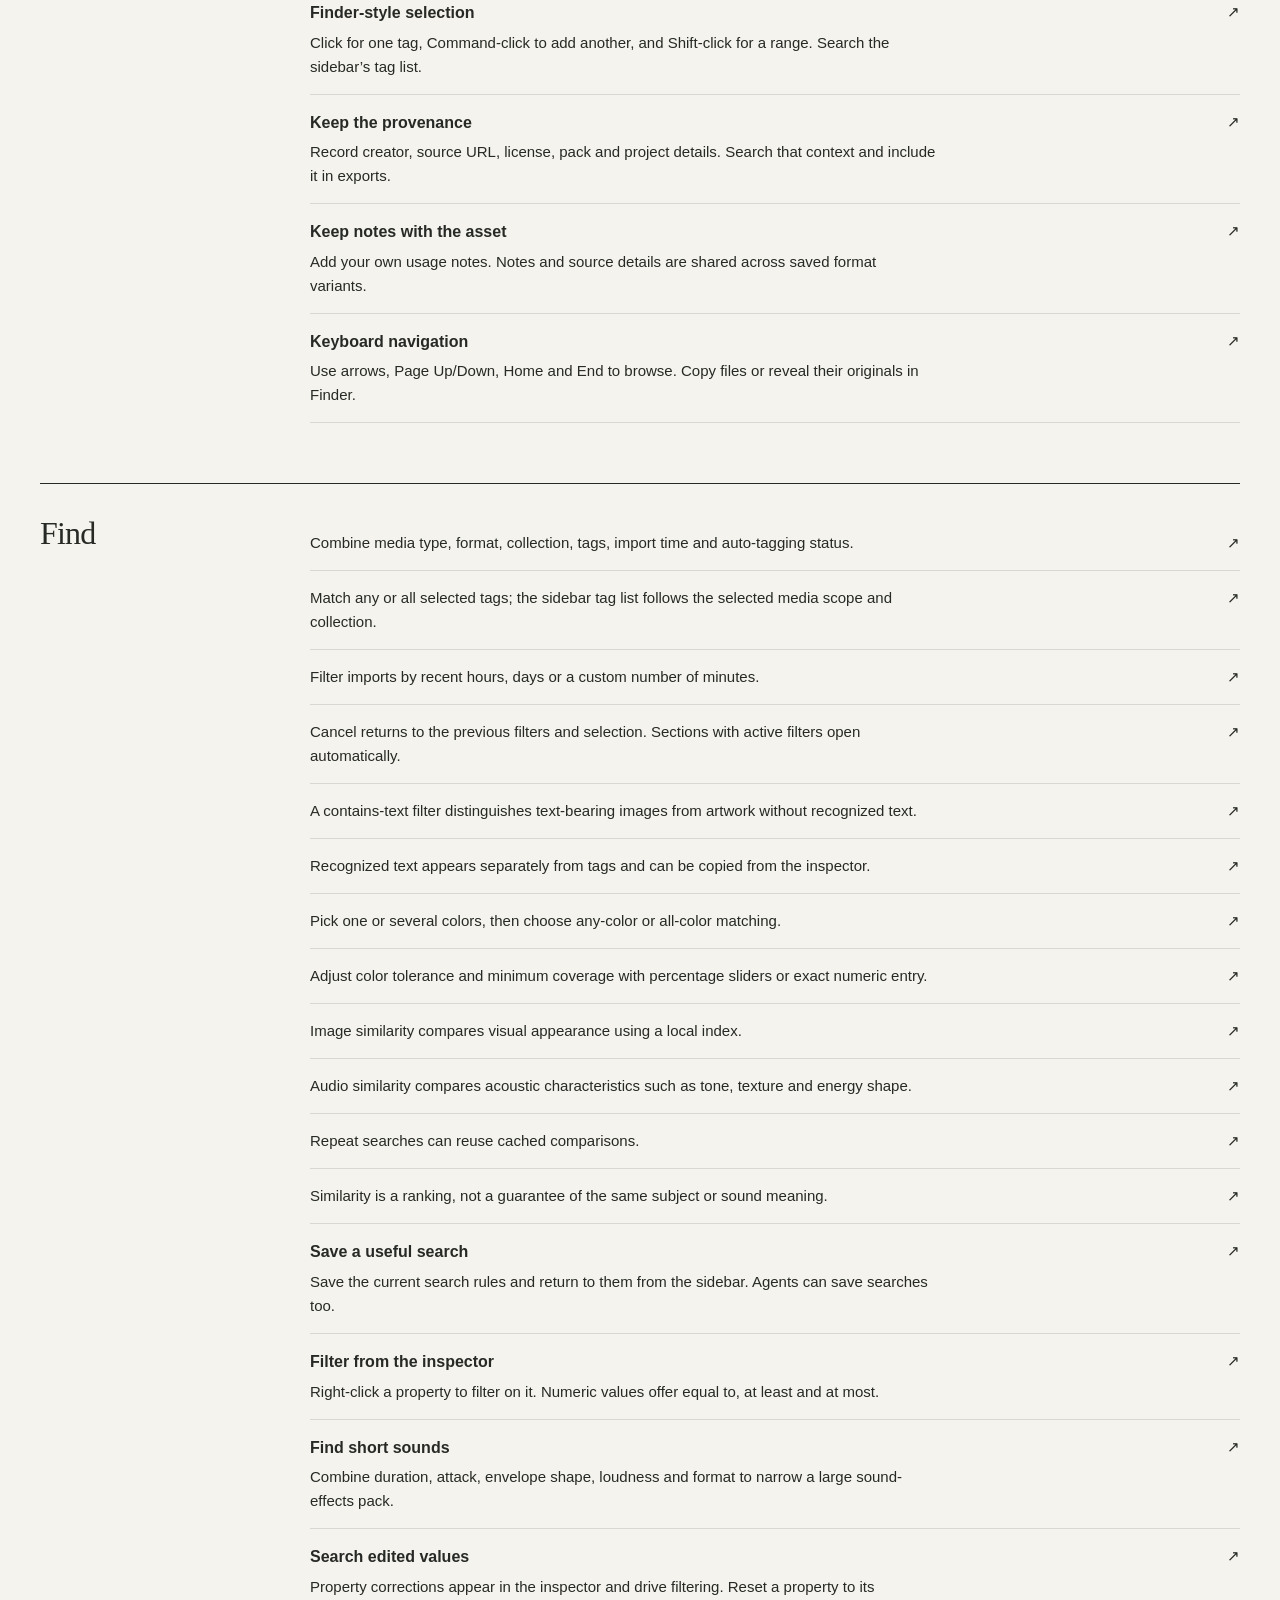
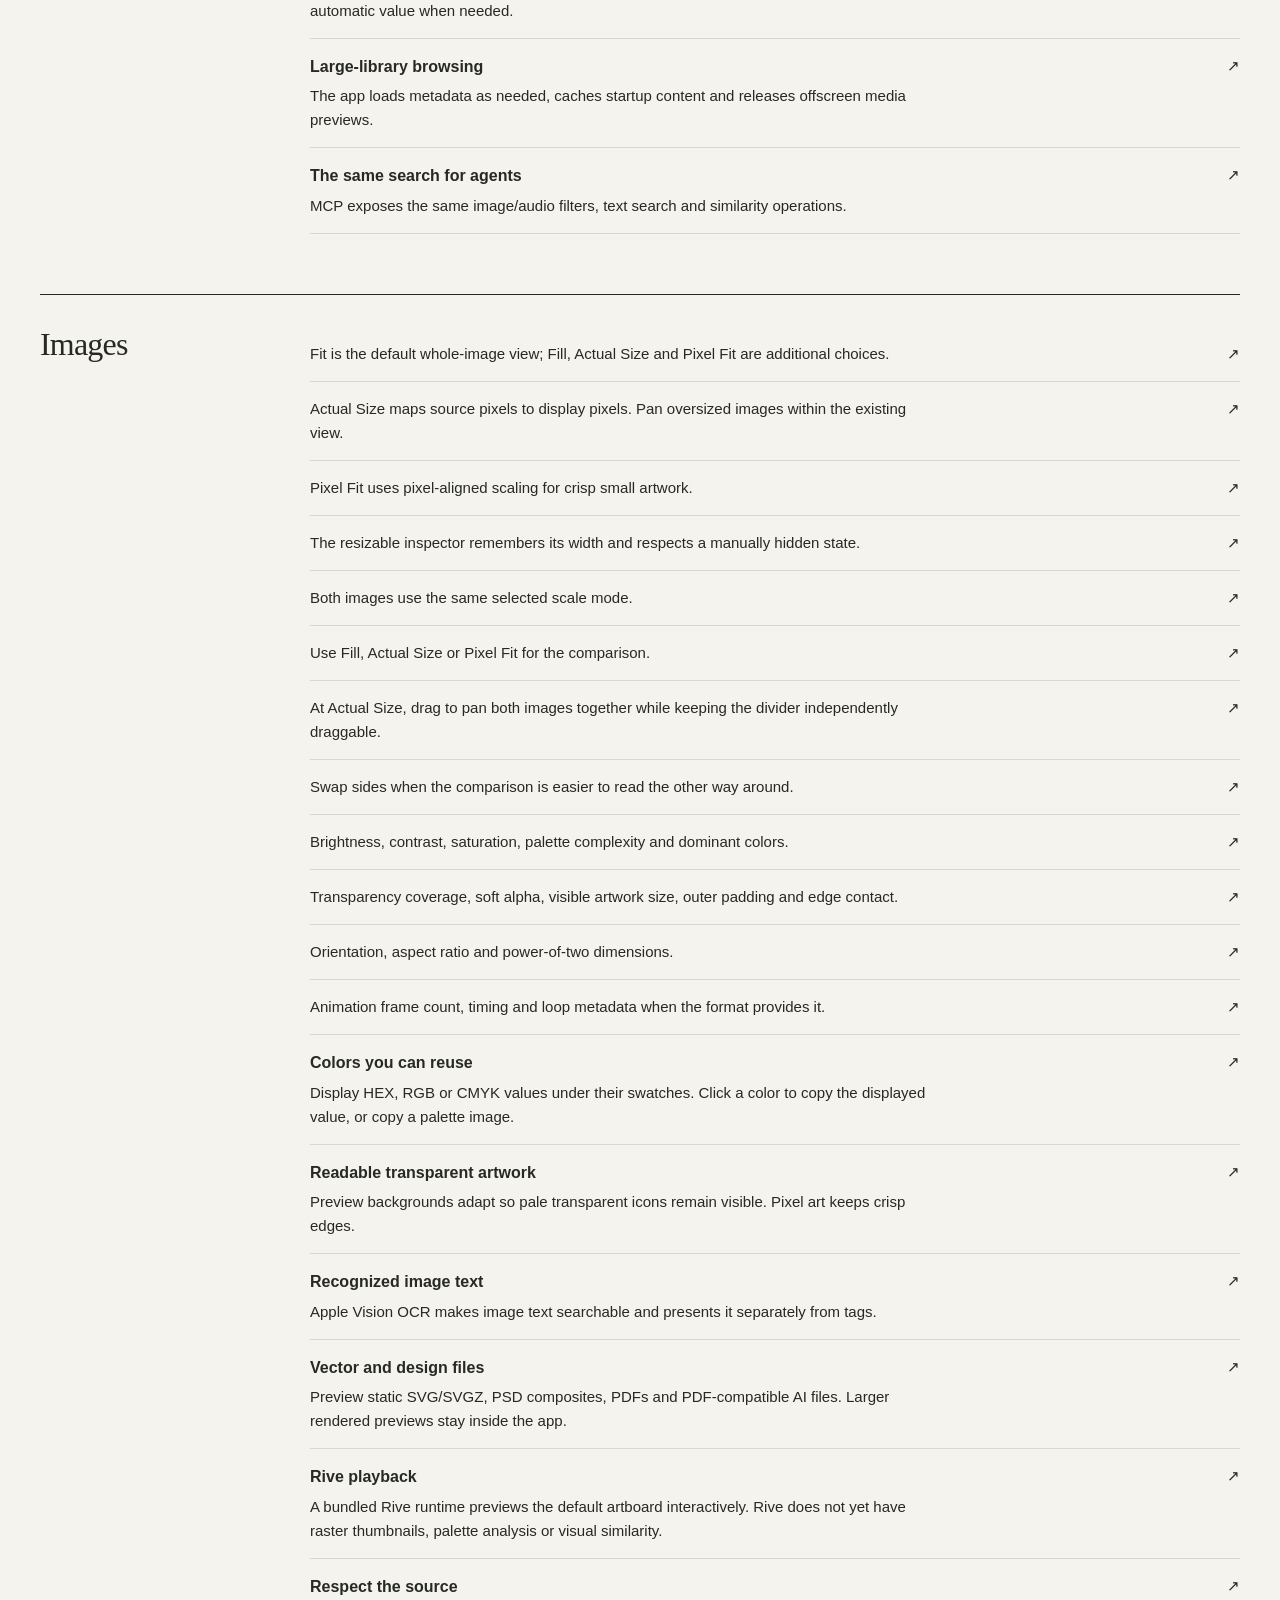
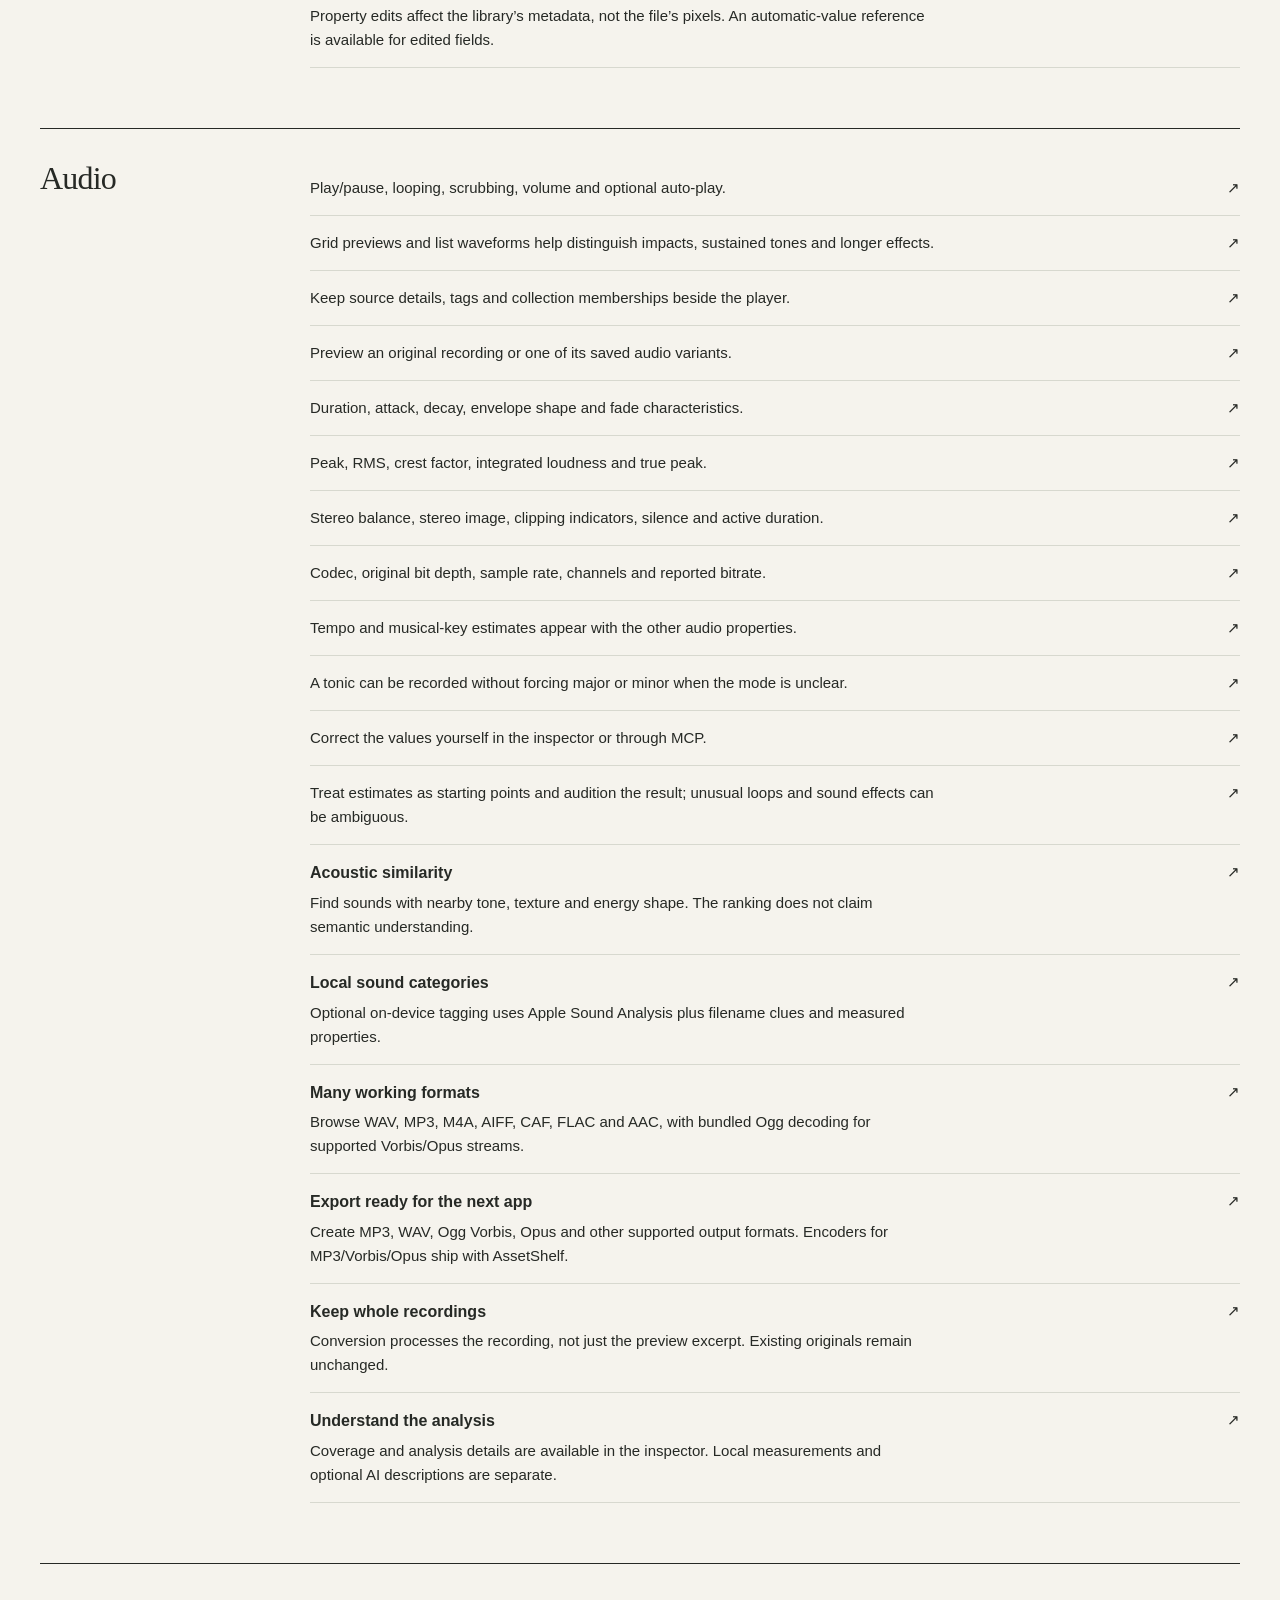
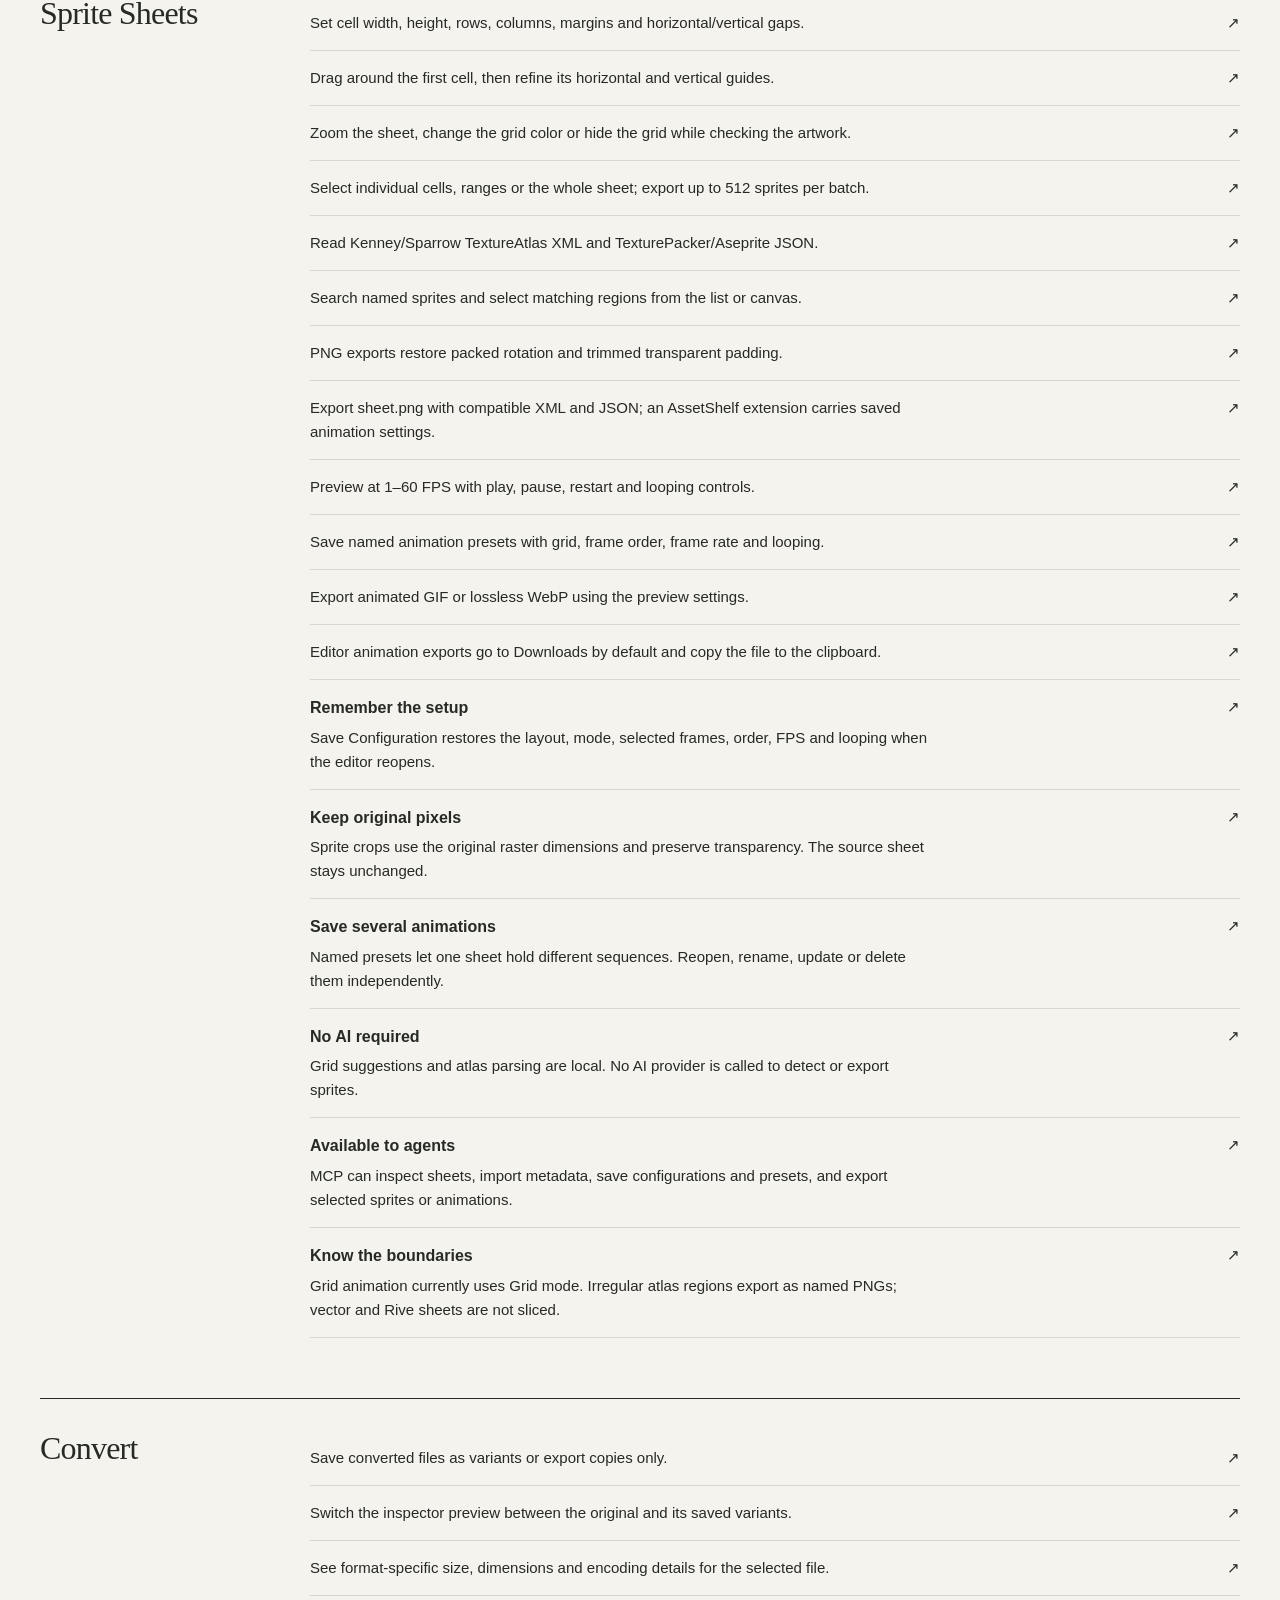
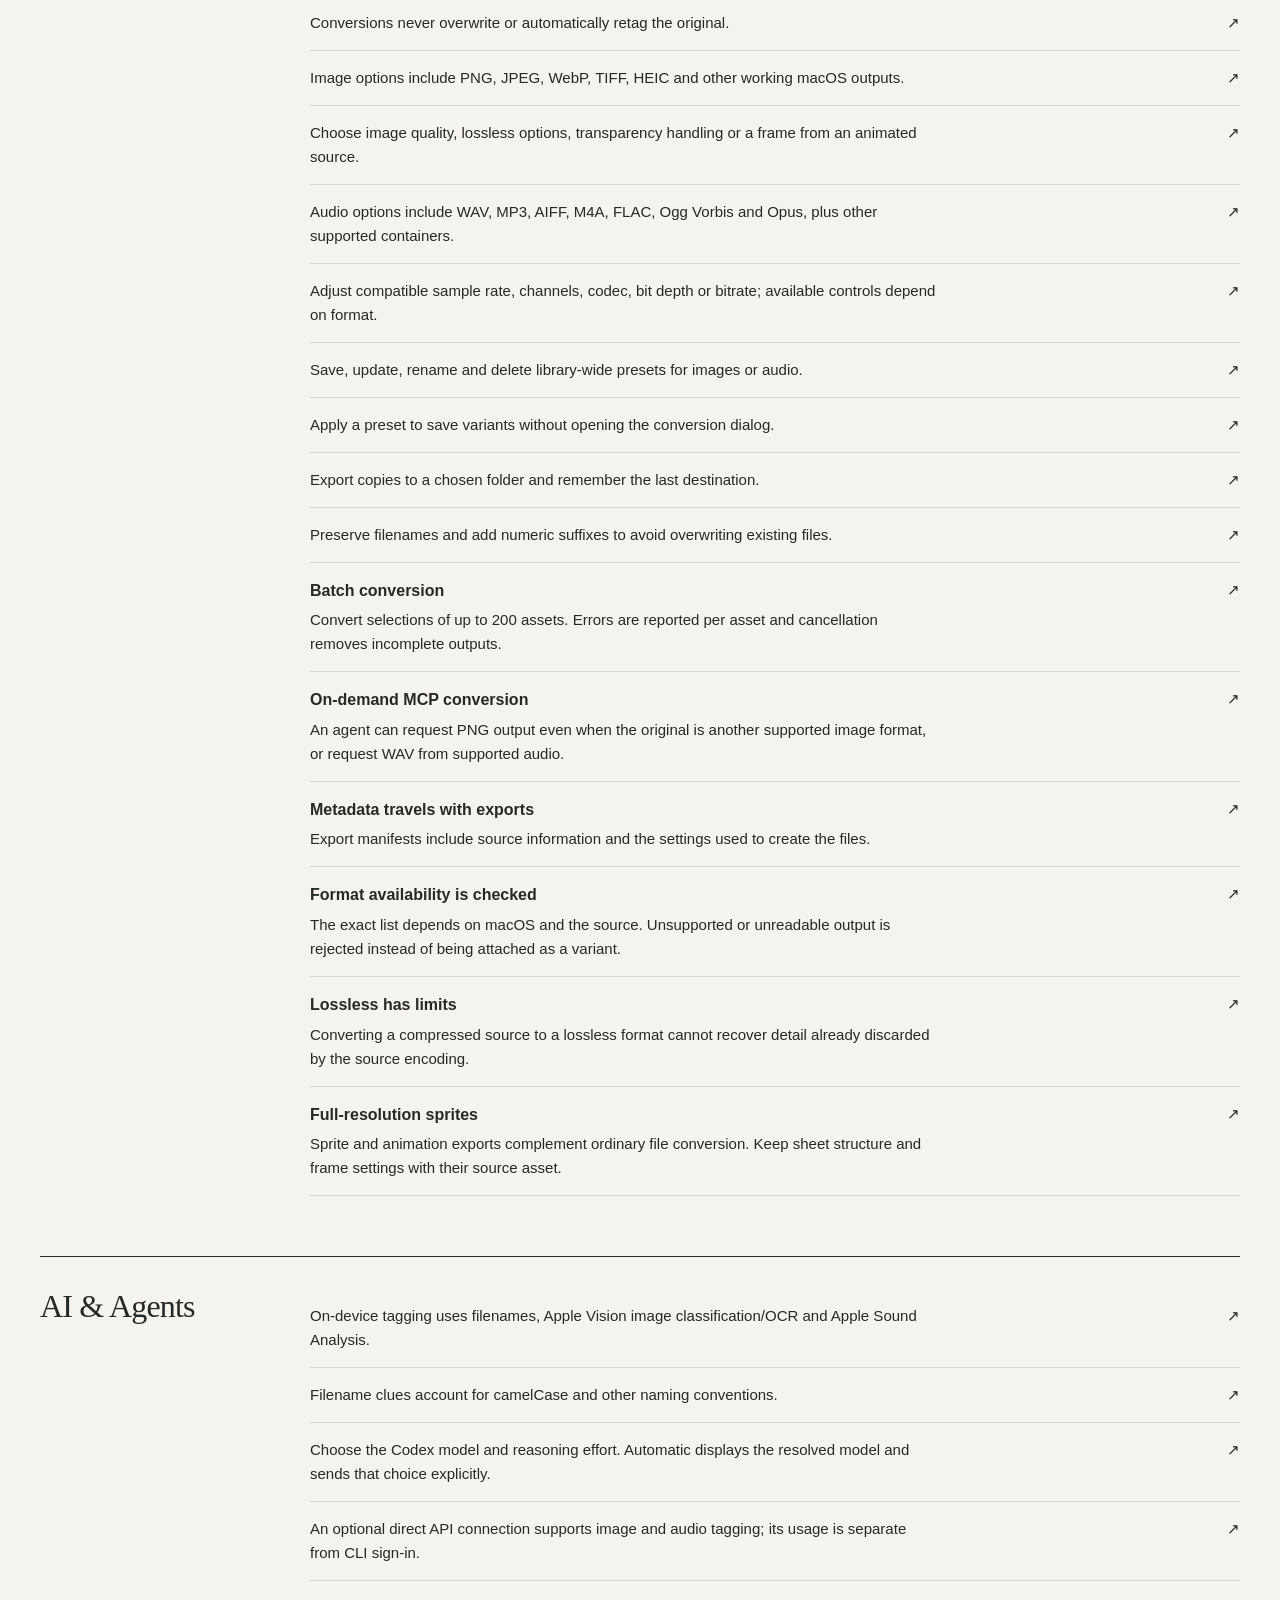
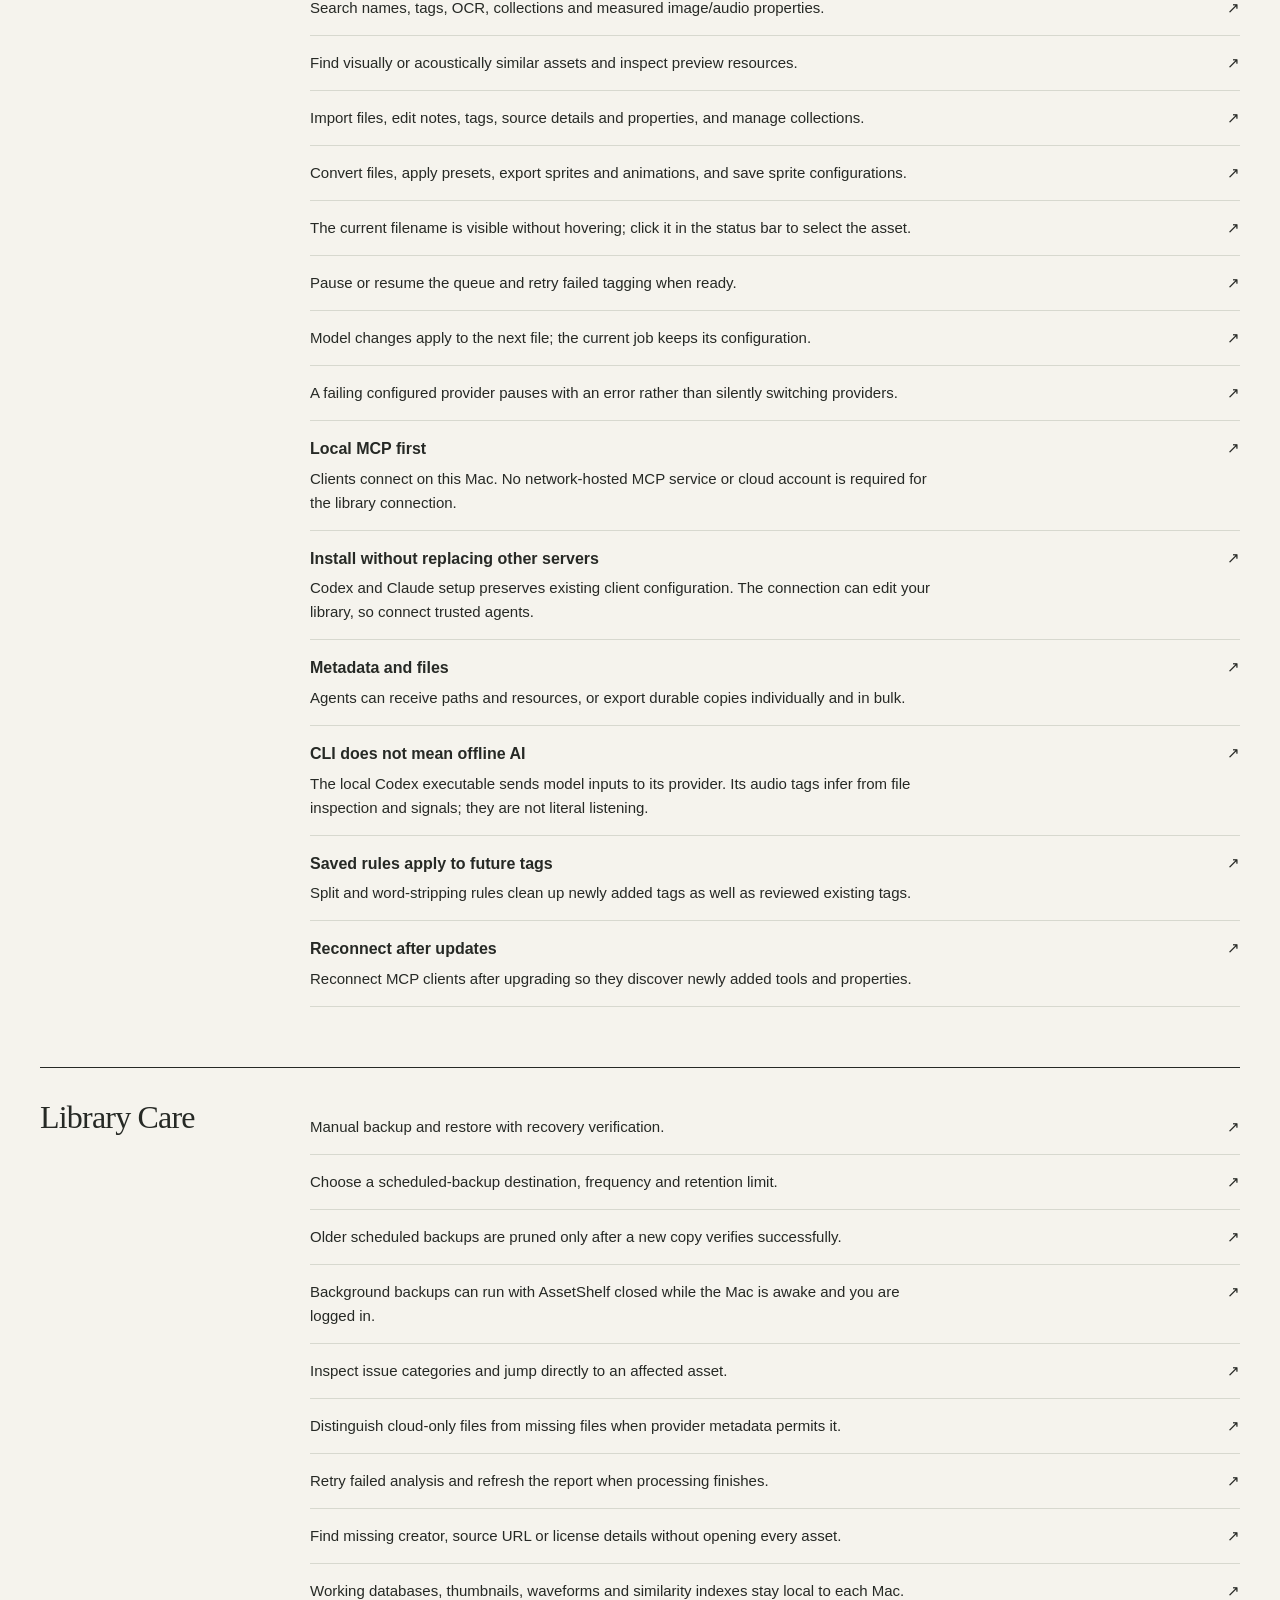
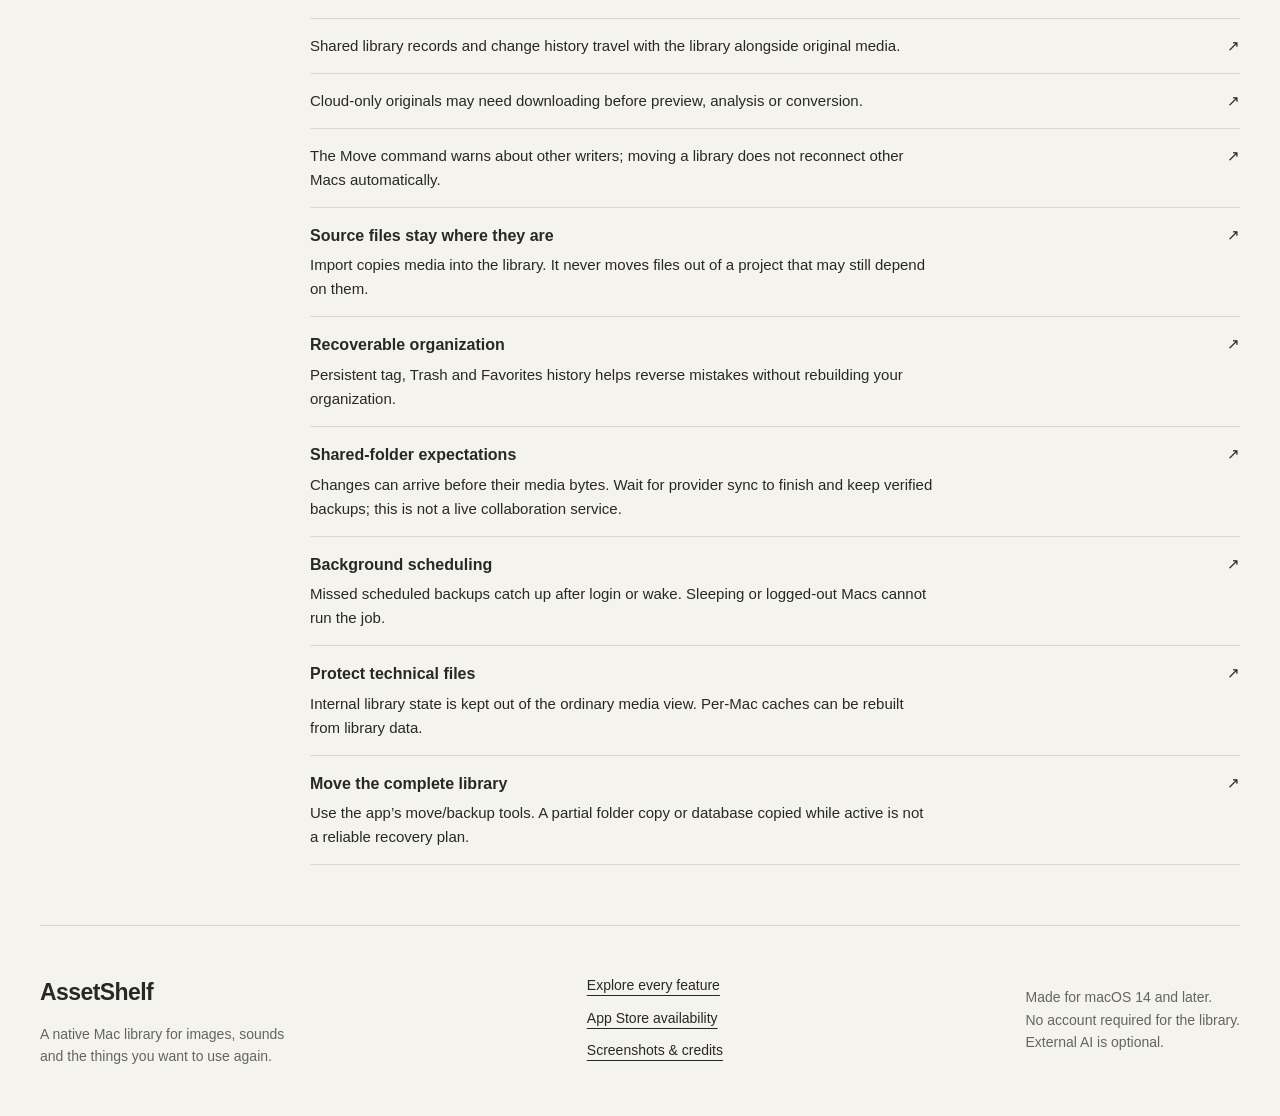
<file: features.html>
<!doctype html><html lang="en"><head><meta charset="utf-8"><meta name="viewport" content="width=device-width,initial-scale=1"><meta name="description" content="Find every AssetShelf feature: collections, tags, image and audio properties, sprite sheets, conversion, agents and library care."><meta name="theme-color" content="#f5f3ed"><title>All features — AssetShelf</title><link rel="icon" href="assets/app-icon.png"><link rel="stylesheet" href="styles.css"><script src="app.js" defer></script></head><body><a class="skip" href="#main">Skip to content</a><header class="site-header wrap"><a class="wordmark" href="index.html" aria-label="AssetShelf home"><img src="assets/app-icon.png" width="40" height="40" alt="">AssetShelf</a><nav aria-label="Main navigation"><a href="features.html" aria-current="page">All features</a><a href="agents.html">For agents</a><a class="nav-store" href="app-store.html">App Store</a></nav></header><nav class="chapter-nav" aria-label="Feature topics"><div class="wrap"><a href="organize.html">Organize</a><a href="find.html">Find</a><a href="images.html">Images</a><a href="audio.html">Audio</a><a href="sprites.html">Sprite Sheets</a><a href="convert.html">Convert</a><a href="agents.html">AI &amp; Agents</a><a href="care.html">Library Care</a></div></nav><main id="main"><section class="index-hero wrap"><h1>Everything, in view.</h1><p class="lead">Explore the complete feature tour, or search for the task you have in mind.</p><label class="feature-search"><span>Find a feature</span><input id="feature-search" type="search" placeholder="Try palette, presets, backup or MCP" autocomplete="off"></label><p id="feature-count" class="fine" aria-live="polite"></p></section><div class="feature-catalog wrap"><section class="catalog-group"><h2><a href="organize.html">Organize</a></h2><div><a class="catalog-item" href="organize.html#imports"><span>Import folders and supported media inside ZIP, 7z and TAR archives, including compressed TARs.</span><span aria-hidden="true">↗</span></a><a class="catalog-item" href="organize.html#imports"><span>Content-based duplicate detection avoids adding another original when the same file is imported again.</span><span aria-hidden="true">↗</span></a><a class="catalog-item" href="organize.html#imports"><span>Name an import as a collection, add it to an existing collection, or revisit it under Imports.</span><span aria-hidden="true">↗</span></a><a class="catalog-item" href="organize.html#imports"><span>Drop Finder files directly onto a collection to import and organize in one action.</span><span aria-hidden="true">↗</span></a><a class="catalog-item" href="organize.html#collections"><span>Create, rename and merge collections; add or remove members without duplicating files.</span><span aria-hidden="true">↗</span></a><a class="catalog-item" href="organize.html#collections"><span>Drag selected library assets onto a sidebar collection.</span><span aria-hidden="true">↗</span></a><a class="catalog-item" href="organize.html#collections"><span>See collection information in the inspector; audio, image and mixed collections have distinct icons.</span><span aria-hidden="true">↗</span></a><a class="catalog-item" href="organize.html#collections"><span>Copy source details from one collection and paste them onto another collection or selection.</span><span aria-hidden="true">↗</span></a><a class="catalog-item" href="organize.html#tags"><span>Suggested merges include singular/plural forms and minor spelling differences.</span><span aria-hidden="true">↗</span></a><a class="catalog-item" href="organize.html#tags"><span>Search suggestions, select all matching results, apply them in bulk or dismiss them.</span><span aria-hidden="true">↗</span></a><a class="catalog-item" href="organize.html#tags"><span>Split a phrase into tags; save common prefix/suffix rules and word-stripping rules.</span><span aria-hidden="true">↗</span></a><a class="catalog-item" href="organize.html#tags"><span>Preview saved rules against existing tags before applying them; use tag history to undo changes.</span><span aria-hidden="true">↗</span></a><a class="catalog-item" href="organize.html#more"><span><strong>Batch editing</strong> Select all assets in the current results with Command-A. Apply tags, notes, source details, Favorites and Trash actions to the selection.</span><span aria-hidden="true">↗</span></a><a class="catalog-item" href="organize.html#more"><span><strong>Undo that survives a restart</strong> Trash and Favorites changes have persistent undo/redo history. Command-Z respects whether you are browsing assets or editing text.</span><span aria-hidden="true">↗</span></a><a class="catalog-item" href="organize.html#more"><span><strong>Finder-style selection</strong> Click for one tag, Command-click to add another, and Shift-click for a range. Search the sidebar’s tag list.</span><span aria-hidden="true">↗</span></a><a class="catalog-item" href="organize.html#more"><span><strong>Keep the provenance</strong> Record creator, source URL, license, pack and project details. Search that context and include it in exports.</span><span aria-hidden="true">↗</span></a><a class="catalog-item" href="organize.html#more"><span><strong>Keep notes with the asset</strong> Add your own usage notes. Notes and source details are shared across saved format variants.</span><span aria-hidden="true">↗</span></a><a class="catalog-item" href="organize.html#more"><span><strong>Keyboard navigation</strong> Use arrows, Page Up/Down, Home and End to browse. Copy files or reveal their originals in Finder.</span><span aria-hidden="true">↗</span></a></div></section><section class="catalog-group"><h2><a href="find.html">Find</a></h2><div><a class="catalog-item" href="find.html#filters"><span>Combine media type, format, collection, tags, import time and auto-tagging status.</span><span aria-hidden="true">↗</span></a><a class="catalog-item" href="find.html#filters"><span>Match any or all selected tags; the sidebar tag list follows the selected media scope and collection.</span><span aria-hidden="true">↗</span></a><a class="catalog-item" href="find.html#filters"><span>Filter imports by recent hours, days or a custom number of minutes.</span><span aria-hidden="true">↗</span></a><a class="catalog-item" href="find.html#filters"><span>Cancel returns to the previous filters and selection. Sections with active filters open automatically.</span><span aria-hidden="true">↗</span></a><a class="catalog-item" href="find.html#text-color"><span>A contains-text filter distinguishes text-bearing images from artwork without recognized text.</span><span aria-hidden="true">↗</span></a><a class="catalog-item" href="find.html#text-color"><span>Recognized text appears separately from tags and can be copied from the inspector.</span><span aria-hidden="true">↗</span></a><a class="catalog-item" href="find.html#text-color"><span>Pick one or several colors, then choose any-color or all-color matching.</span><span aria-hidden="true">↗</span></a><a class="catalog-item" href="find.html#text-color"><span>Adjust color tolerance and minimum coverage with percentage sliders or exact numeric entry.</span><span aria-hidden="true">↗</span></a><a class="catalog-item" href="find.html#similarity"><span>Image similarity compares visual appearance using a local index.</span><span aria-hidden="true">↗</span></a><a class="catalog-item" href="find.html#similarity"><span>Audio similarity compares acoustic characteristics such as tone, texture and energy shape.</span><span aria-hidden="true">↗</span></a><a class="catalog-item" href="find.html#similarity"><span>Repeat searches can reuse cached comparisons.</span><span aria-hidden="true">↗</span></a><a class="catalog-item" href="find.html#similarity"><span>Similarity is a ranking, not a guarantee of the same subject or sound meaning.</span><span aria-hidden="true">↗</span></a><a class="catalog-item" href="find.html#more"><span><strong>Save a useful search</strong> Save the current search rules and return to them from the sidebar. Agents can save searches too.</span><span aria-hidden="true">↗</span></a><a class="catalog-item" href="find.html#more"><span><strong>Filter from the inspector</strong> Right-click a property to filter on it. Numeric values offer equal to, at least and at most.</span><span aria-hidden="true">↗</span></a><a class="catalog-item" href="find.html#more"><span><strong>Find short sounds</strong> Combine duration, attack, envelope shape, loudness and format to narrow a large sound-effects pack.</span><span aria-hidden="true">↗</span></a><a class="catalog-item" href="find.html#more"><span><strong>Search edited values</strong> Property corrections appear in the inspector and drive filtering. Reset a property to its automatic value when needed.</span><span aria-hidden="true">↗</span></a><a class="catalog-item" href="find.html#more"><span><strong>Large-library browsing</strong> The app loads metadata as needed, caches startup content and releases offscreen media previews.</span><span aria-hidden="true">↗</span></a><a class="catalog-item" href="find.html#more"><span><strong>The same search for agents</strong> MCP exposes the same image/audio filters, text search and similarity operations.</span><span aria-hidden="true">↗</span></a></div></section><section class="catalog-group"><h2><a href="images.html">Images</a></h2><div><a class="catalog-item" href="images.html#preview"><span>Fit is the default whole-image view; Fill, Actual Size and Pixel Fit are additional choices.</span><span aria-hidden="true">↗</span></a><a class="catalog-item" href="images.html#preview"><span>Actual Size maps source pixels to display pixels. Pan oversized images within the existing view.</span><span aria-hidden="true">↗</span></a><a class="catalog-item" href="images.html#preview"><span>Pixel Fit uses pixel-aligned scaling for crisp small artwork.</span><span aria-hidden="true">↗</span></a><a class="catalog-item" href="images.html#preview"><span>The resizable inspector remembers its width and respects a manually hidden state.</span><span aria-hidden="true">↗</span></a><a class="catalog-item" href="images.html#compare"><span>Both images use the same selected scale mode.</span><span aria-hidden="true">↗</span></a><a class="catalog-item" href="images.html#compare"><span>Use Fill, Actual Size or Pixel Fit for the comparison.</span><span aria-hidden="true">↗</span></a><a class="catalog-item" href="images.html#compare"><span>At Actual Size, drag to pan both images together while keeping the divider independently draggable.</span><span aria-hidden="true">↗</span></a><a class="catalog-item" href="images.html#compare"><span>Swap sides when the comparison is easier to read the other way around.</span><span aria-hidden="true">↗</span></a><a class="catalog-item" href="images.html#properties"><span>Brightness, contrast, saturation, palette complexity and dominant colors.</span><span aria-hidden="true">↗</span></a><a class="catalog-item" href="images.html#properties"><span>Transparency coverage, soft alpha, visible artwork size, outer padding and edge contact.</span><span aria-hidden="true">↗</span></a><a class="catalog-item" href="images.html#properties"><span>Orientation, aspect ratio and power-of-two dimensions.</span><span aria-hidden="true">↗</span></a><a class="catalog-item" href="images.html#properties"><span>Animation frame count, timing and loop metadata when the format provides it.</span><span aria-hidden="true">↗</span></a><a class="catalog-item" href="images.html#more"><span><strong>Colors you can reuse</strong> Display HEX, RGB or CMYK values under their swatches. Click a color to copy the displayed value, or copy a palette image.</span><span aria-hidden="true">↗</span></a><a class="catalog-item" href="images.html#more"><span><strong>Readable transparent artwork</strong> Preview backgrounds adapt so pale transparent icons remain visible. Pixel art keeps crisp edges.</span><span aria-hidden="true">↗</span></a><a class="catalog-item" href="images.html#more"><span><strong>Recognized image text</strong> Apple Vision OCR makes image text searchable and presents it separately from tags.</span><span aria-hidden="true">↗</span></a><a class="catalog-item" href="images.html#more"><span><strong>Vector and design files</strong> Preview static SVG/SVGZ, PSD composites, PDFs and PDF-compatible AI files. Larger rendered previews stay inside the app.</span><span aria-hidden="true">↗</span></a><a class="catalog-item" href="images.html#more"><span><strong>Rive playback</strong> A bundled Rive runtime previews the default artboard interactively. Rive does not yet have raster thumbnails, palette analysis or visual similarity.</span><span aria-hidden="true">↗</span></a><a class="catalog-item" href="images.html#more"><span><strong>Respect the source</strong> Property edits affect the library’s metadata, not the file’s pixels. An automatic-value reference is available for edited fields.</span><span aria-hidden="true">↗</span></a></div></section><section class="catalog-group"><h2><a href="audio.html">Audio</a></h2><div><a class="catalog-item" href="audio.html#audition"><span>Play/pause, looping, scrubbing, volume and optional auto-play.</span><span aria-hidden="true">↗</span></a><a class="catalog-item" href="audio.html#audition"><span>Grid previews and list waveforms help distinguish impacts, sustained tones and longer effects.</span><span aria-hidden="true">↗</span></a><a class="catalog-item" href="audio.html#audition"><span>Keep source details, tags and collection memberships beside the player.</span><span aria-hidden="true">↗</span></a><a class="catalog-item" href="audio.html#audition"><span>Preview an original recording or one of its saved audio variants.</span><span aria-hidden="true">↗</span></a><a class="catalog-item" href="audio.html#measure"><span>Duration, attack, decay, envelope shape and fade characteristics.</span><span aria-hidden="true">↗</span></a><a class="catalog-item" href="audio.html#measure"><span>Peak, RMS, crest factor, integrated loudness and true peak.</span><span aria-hidden="true">↗</span></a><a class="catalog-item" href="audio.html#measure"><span>Stereo balance, stereo image, clipping indicators, silence and active duration.</span><span aria-hidden="true">↗</span></a><a class="catalog-item" href="audio.html#measure"><span>Codec, original bit depth, sample rate, channels and reported bitrate.</span><span aria-hidden="true">↗</span></a><a class="catalog-item" href="audio.html#music"><span>Tempo and musical-key estimates appear with the other audio properties.</span><span aria-hidden="true">↗</span></a><a class="catalog-item" href="audio.html#music"><span>A tonic can be recorded without forcing major or minor when the mode is unclear.</span><span aria-hidden="true">↗</span></a><a class="catalog-item" href="audio.html#music"><span>Correct the values yourself in the inspector or through MCP.</span><span aria-hidden="true">↗</span></a><a class="catalog-item" href="audio.html#music"><span>Treat estimates as starting points and audition the result; unusual loops and sound effects can be ambiguous.</span><span aria-hidden="true">↗</span></a><a class="catalog-item" href="audio.html#more"><span><strong>Acoustic similarity</strong> Find sounds with nearby tone, texture and energy shape. The ranking does not claim semantic understanding.</span><span aria-hidden="true">↗</span></a><a class="catalog-item" href="audio.html#more"><span><strong>Local sound categories</strong> Optional on-device tagging uses Apple Sound Analysis plus filename clues and measured properties.</span><span aria-hidden="true">↗</span></a><a class="catalog-item" href="audio.html#more"><span><strong>Many working formats</strong> Browse WAV, MP3, M4A, AIFF, CAF, FLAC and AAC, with bundled Ogg decoding for supported Vorbis/Opus streams.</span><span aria-hidden="true">↗</span></a><a class="catalog-item" href="audio.html#more"><span><strong>Export ready for the next app</strong> Create MP3, WAV, Ogg Vorbis, Opus and other supported output formats. Encoders for MP3/Vorbis/Opus ship with AssetShelf.</span><span aria-hidden="true">↗</span></a><a class="catalog-item" href="audio.html#more"><span><strong>Keep whole recordings</strong> Conversion processes the recording, not just the preview excerpt. Existing originals remain unchanged.</span><span aria-hidden="true">↗</span></a><a class="catalog-item" href="audio.html#more"><span><strong>Understand the analysis</strong> Coverage and analysis details are available in the inspector. Local measurements and optional AI descriptions are separate.</span><span aria-hidden="true">↗</span></a></div></section><section class="catalog-group"><h2><a href="sprites.html">Sprite Sheets</a></h2><div><a class="catalog-item" href="sprites.html#boundaries"><span>Set cell width, height, rows, columns, margins and horizontal/vertical gaps.</span><span aria-hidden="true">↗</span></a><a class="catalog-item" href="sprites.html#boundaries"><span>Drag around the first cell, then refine its horizontal and vertical guides.</span><span aria-hidden="true">↗</span></a><a class="catalog-item" href="sprites.html#boundaries"><span>Zoom the sheet, change the grid color or hide the grid while checking the artwork.</span><span aria-hidden="true">↗</span></a><a class="catalog-item" href="sprites.html#boundaries"><span>Select individual cells, ranges or the whole sheet; export up to 512 sprites per batch.</span><span aria-hidden="true">↗</span></a><a class="catalog-item" href="sprites.html#atlas"><span>Read Kenney/Sparrow TextureAtlas XML and TexturePacker/Aseprite JSON.</span><span aria-hidden="true">↗</span></a><a class="catalog-item" href="sprites.html#atlas"><span>Search named sprites and select matching regions from the list or canvas.</span><span aria-hidden="true">↗</span></a><a class="catalog-item" href="sprites.html#atlas"><span>PNG exports restore packed rotation and trimmed transparent padding.</span><span aria-hidden="true">↗</span></a><a class="catalog-item" href="sprites.html#atlas"><span>Export sheet.png with compatible XML and JSON; an AssetShelf extension carries saved animation settings.</span><span aria-hidden="true">↗</span></a><a class="catalog-item" href="sprites.html#animation"><span>Preview at 1–60 FPS with play, pause, restart and looping controls.</span><span aria-hidden="true">↗</span></a><a class="catalog-item" href="sprites.html#animation"><span>Save named animation presets with grid, frame order, frame rate and looping.</span><span aria-hidden="true">↗</span></a><a class="catalog-item" href="sprites.html#animation"><span>Export animated GIF or lossless WebP using the preview settings.</span><span aria-hidden="true">↗</span></a><a class="catalog-item" href="sprites.html#animation"><span>Editor animation exports go to Downloads by default and copy the file to the clipboard.</span><span aria-hidden="true">↗</span></a><a class="catalog-item" href="sprites.html#more"><span><strong>Remember the setup</strong> Save Configuration restores the layout, mode, selected frames, order, FPS and looping when the editor reopens.</span><span aria-hidden="true">↗</span></a><a class="catalog-item" href="sprites.html#more"><span><strong>Keep original pixels</strong> Sprite crops use the original raster dimensions and preserve transparency. The source sheet stays unchanged.</span><span aria-hidden="true">↗</span></a><a class="catalog-item" href="sprites.html#more"><span><strong>Save several animations</strong> Named presets let one sheet hold different sequences. Reopen, rename, update or delete them independently.</span><span aria-hidden="true">↗</span></a><a class="catalog-item" href="sprites.html#more"><span><strong>No AI required</strong> Grid suggestions and atlas parsing are local. No AI provider is called to detect or export sprites.</span><span aria-hidden="true">↗</span></a><a class="catalog-item" href="sprites.html#more"><span><strong>Available to agents</strong> MCP can inspect sheets, import metadata, save configurations and presets, and export selected sprites or animations.</span><span aria-hidden="true">↗</span></a><a class="catalog-item" href="sprites.html#more"><span><strong>Know the boundaries</strong> Grid animation currently uses Grid mode. Irregular atlas regions export as named PNGs; vector and Rive sheets are not sliced.</span><span aria-hidden="true">↗</span></a></div></section><section class="catalog-group"><h2><a href="convert.html">Convert</a></h2><div><a class="catalog-item" href="convert.html#variants"><span>Save converted files as variants or export copies only.</span><span aria-hidden="true">↗</span></a><a class="catalog-item" href="convert.html#variants"><span>Switch the inspector preview between the original and its saved variants.</span><span aria-hidden="true">↗</span></a><a class="catalog-item" href="convert.html#variants"><span>See format-specific size, dimensions and encoding details for the selected file.</span><span aria-hidden="true">↗</span></a><a class="catalog-item" href="convert.html#variants"><span>Conversions never overwrite or automatically retag the original.</span><span aria-hidden="true">↗</span></a><a class="catalog-item" href="convert.html#formats"><span>Image options include PNG, JPEG, WebP, TIFF, HEIC and other working macOS outputs.</span><span aria-hidden="true">↗</span></a><a class="catalog-item" href="convert.html#formats"><span>Choose image quality, lossless options, transparency handling or a frame from an animated source.</span><span aria-hidden="true">↗</span></a><a class="catalog-item" href="convert.html#formats"><span>Audio options include WAV, MP3, AIFF, M4A, FLAC, Ogg Vorbis and Opus, plus other supported containers.</span><span aria-hidden="true">↗</span></a><a class="catalog-item" href="convert.html#formats"><span>Adjust compatible sample rate, channels, codec, bit depth or bitrate; available controls depend on format.</span><span aria-hidden="true">↗</span></a><a class="catalog-item" href="convert.html#presets"><span>Save, update, rename and delete library-wide presets for images or audio.</span><span aria-hidden="true">↗</span></a><a class="catalog-item" href="convert.html#presets"><span>Apply a preset to save variants without opening the conversion dialog.</span><span aria-hidden="true">↗</span></a><a class="catalog-item" href="convert.html#presets"><span>Export copies to a chosen folder and remember the last destination.</span><span aria-hidden="true">↗</span></a><a class="catalog-item" href="convert.html#presets"><span>Preserve filenames and add numeric suffixes to avoid overwriting existing files.</span><span aria-hidden="true">↗</span></a><a class="catalog-item" href="convert.html#more"><span><strong>Batch conversion</strong> Convert selections of up to 200 assets. Errors are reported per asset and cancellation removes incomplete outputs.</span><span aria-hidden="true">↗</span></a><a class="catalog-item" href="convert.html#more"><span><strong>On-demand MCP conversion</strong> An agent can request PNG output even when the original is another supported image format, or request WAV from supported audio.</span><span aria-hidden="true">↗</span></a><a class="catalog-item" href="convert.html#more"><span><strong>Metadata travels with exports</strong> Export manifests include source information and the settings used to create the files.</span><span aria-hidden="true">↗</span></a><a class="catalog-item" href="convert.html#more"><span><strong>Format availability is checked</strong> The exact list depends on macOS and the source. Unsupported or unreadable output is rejected instead of being attached as a variant.</span><span aria-hidden="true">↗</span></a><a class="catalog-item" href="convert.html#more"><span><strong>Lossless has limits</strong> Converting a compressed source to a lossless format cannot recover detail already discarded by the source encoding.</span><span aria-hidden="true">↗</span></a><a class="catalog-item" href="convert.html#more"><span><strong>Full-resolution sprites</strong> Sprite and animation exports complement ordinary file conversion. Keep sheet structure and frame settings with their source asset.</span><span aria-hidden="true">↗</span></a></div></section><section class="catalog-group"><h2><a href="agents.html">AI &amp; Agents</a></h2><div><a class="catalog-item" href="agents.html#tagging"><span>On-device tagging uses filenames, Apple Vision image classification/OCR and Apple Sound Analysis.</span><span aria-hidden="true">↗</span></a><a class="catalog-item" href="agents.html#tagging"><span>Filename clues account for camelCase and other naming conventions.</span><span aria-hidden="true">↗</span></a><a class="catalog-item" href="agents.html#tagging"><span>Choose the Codex model and reasoning effort. Automatic displays the resolved model and sends that choice explicitly.</span><span aria-hidden="true">↗</span></a><a class="catalog-item" href="agents.html#tagging"><span>An optional direct API connection supports image and audio tagging; its usage is separate from CLI sign-in.</span><span aria-hidden="true">↗</span></a><a class="catalog-item" href="agents.html#mcp"><span>Search names, tags, OCR, collections and measured image/audio properties.</span><span aria-hidden="true">↗</span></a><a class="catalog-item" href="agents.html#mcp"><span>Find visually or acoustically similar assets and inspect preview resources.</span><span aria-hidden="true">↗</span></a><a class="catalog-item" href="agents.html#mcp"><span>Import files, edit notes, tags, source details and properties, and manage collections.</span><span aria-hidden="true">↗</span></a><a class="catalog-item" href="agents.html#mcp"><span>Convert files, apply presets, export sprites and animations, and save sprite configurations.</span><span aria-hidden="true">↗</span></a><a class="catalog-item" href="agents.html#activity"><span>The current filename is visible without hovering; click it in the status bar to select the asset.</span><span aria-hidden="true">↗</span></a><a class="catalog-item" href="agents.html#activity"><span>Pause or resume the queue and retry failed tagging when ready.</span><span aria-hidden="true">↗</span></a><a class="catalog-item" href="agents.html#activity"><span>Model changes apply to the next file; the current job keeps its configuration.</span><span aria-hidden="true">↗</span></a><a class="catalog-item" href="agents.html#activity"><span>A failing configured provider pauses with an error rather than silently switching providers.</span><span aria-hidden="true">↗</span></a><a class="catalog-item" href="agents.html#more"><span><strong>Local MCP first</strong> Clients connect on this Mac. No network-hosted MCP service or cloud account is required for the library connection.</span><span aria-hidden="true">↗</span></a><a class="catalog-item" href="agents.html#more"><span><strong>Install without replacing other servers</strong> Codex and Claude setup preserves existing client configuration. The connection can edit your library, so connect trusted agents.</span><span aria-hidden="true">↗</span></a><a class="catalog-item" href="agents.html#more"><span><strong>Metadata and files</strong> Agents can receive paths and resources, or export durable copies individually and in bulk.</span><span aria-hidden="true">↗</span></a><a class="catalog-item" href="agents.html#more"><span><strong>CLI does not mean offline AI</strong> The local Codex executable sends model inputs to its provider. Its audio tags infer from file inspection and signals; they are not literal listening.</span><span aria-hidden="true">↗</span></a><a class="catalog-item" href="agents.html#more"><span><strong>Saved rules apply to future tags</strong> Split and word-stripping rules clean up newly added tags as well as reviewed existing tags.</span><span aria-hidden="true">↗</span></a><a class="catalog-item" href="agents.html#more"><span><strong>Reconnect after updates</strong> Reconnect MCP clients after upgrading so they discover newly added tools and properties.</span><span aria-hidden="true">↗</span></a></div></section><section class="catalog-group"><h2><a href="care.html">Library Care</a></h2><div><a class="catalog-item" href="care.html#backup"><span>Manual backup and restore with recovery verification.</span><span aria-hidden="true">↗</span></a><a class="catalog-item" href="care.html#backup"><span>Choose a scheduled-backup destination, frequency and retention limit.</span><span aria-hidden="true">↗</span></a><a class="catalog-item" href="care.html#backup"><span>Older scheduled backups are pruned only after a new copy verifies successfully.</span><span aria-hidden="true">↗</span></a><a class="catalog-item" href="care.html#backup"><span>Background backups can run with AssetShelf closed while the Mac is awake and you are logged in.</span><span aria-hidden="true">↗</span></a><a class="catalog-item" href="care.html#health"><span>Inspect issue categories and jump directly to an affected asset.</span><span aria-hidden="true">↗</span></a><a class="catalog-item" href="care.html#health"><span>Distinguish cloud-only files from missing files when provider metadata permits it.</span><span aria-hidden="true">↗</span></a><a class="catalog-item" href="care.html#health"><span>Retry failed analysis and refresh the report when processing finishes.</span><span aria-hidden="true">↗</span></a><a class="catalog-item" href="care.html#health"><span>Find missing creator, source URL or license details without opening every asset.</span><span aria-hidden="true">↗</span></a><a class="catalog-item" href="care.html#storage"><span>Working databases, thumbnails, waveforms and similarity indexes stay local to each Mac.</span><span aria-hidden="true">↗</span></a><a class="catalog-item" href="care.html#storage"><span>Shared library records and change history travel with the library alongside original media.</span><span aria-hidden="true">↗</span></a><a class="catalog-item" href="care.html#storage"><span>Cloud-only originals may need downloading before preview, analysis or conversion.</span><span aria-hidden="true">↗</span></a><a class="catalog-item" href="care.html#storage"><span>The Move command warns about other writers; moving a library does not reconnect other Macs automatically.</span><span aria-hidden="true">↗</span></a><a class="catalog-item" href="care.html#more"><span><strong>Source files stay where they are</strong> Import copies media into the library. It never moves files out of a project that may still depend on them.</span><span aria-hidden="true">↗</span></a><a class="catalog-item" href="care.html#more"><span><strong>Recoverable organization</strong> Persistent tag, Trash and Favorites history helps reverse mistakes without rebuilding your organization.</span><span aria-hidden="true">↗</span></a><a class="catalog-item" href="care.html#more"><span><strong>Shared-folder expectations</strong> Changes can arrive before their media bytes. Wait for provider sync to finish and keep verified backups; this is not a live collaboration service.</span><span aria-hidden="true">↗</span></a><a class="catalog-item" href="care.html#more"><span><strong>Background scheduling</strong> Missed scheduled backups catch up after login or wake. Sleeping or logged-out Macs cannot run the job.</span><span aria-hidden="true">↗</span></a><a class="catalog-item" href="care.html#more"><span><strong>Protect technical files</strong> Internal library state is kept out of the ordinary media view. Per-Mac caches can be rebuilt from library data.</span><span aria-hidden="true">↗</span></a><a class="catalog-item" href="care.html#more"><span><strong>Move the complete library</strong> Use the app’s move/backup tools. A partial folder copy or database copied while active is not a reliable recovery plan.</span><span aria-hidden="true">↗</span></a></div></section></div><p id="feature-empty" class="wrap empty" hidden>No features match that search. Try a shorter phrase or <button type="button" data-clear-search>clear the search</button>.</p></main><footer class="site-footer wrap"><div><a class="wordmark" href="index.html">AssetShelf</a><p>A native Mac library for images, sounds<br>and the things you want to use again.</p></div><nav aria-label="Footer navigation"><a href="features.html">Explore every feature</a><a href="app-store.html">App Store availability</a><a href="credits.html">Screenshots & credits</a></nav><p class="fine">Made for macOS 14 and later.<br>No account required for the library.<br>External AI is optional.</p></footer><dialog class="image-dialog" aria-label="Screenshot viewer"><div class="lightbox-bar"><p id="lightbox-caption"></p><button type="button" data-close aria-label="Close screenshot">Close <span aria-hidden="true">×</span></button></div><div class="lightbox-image"></div></dialog></body></html>
</file>
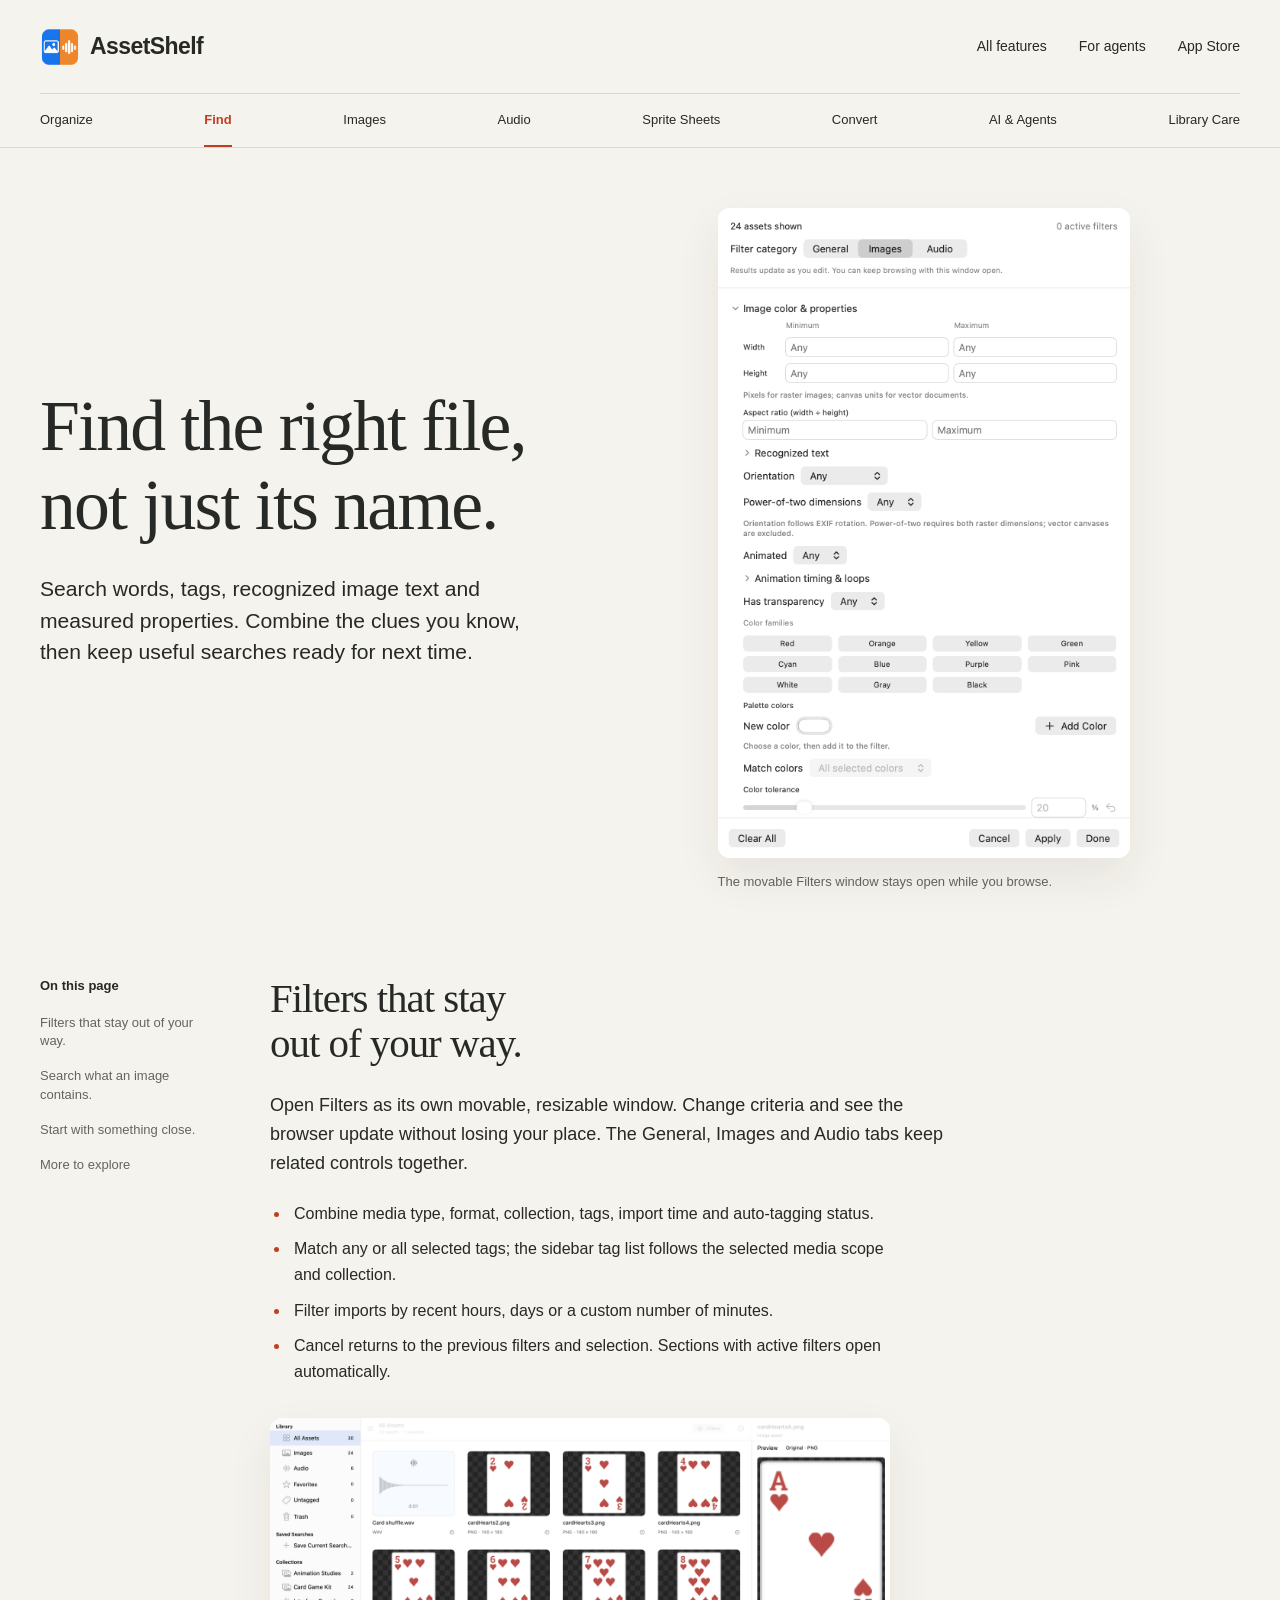
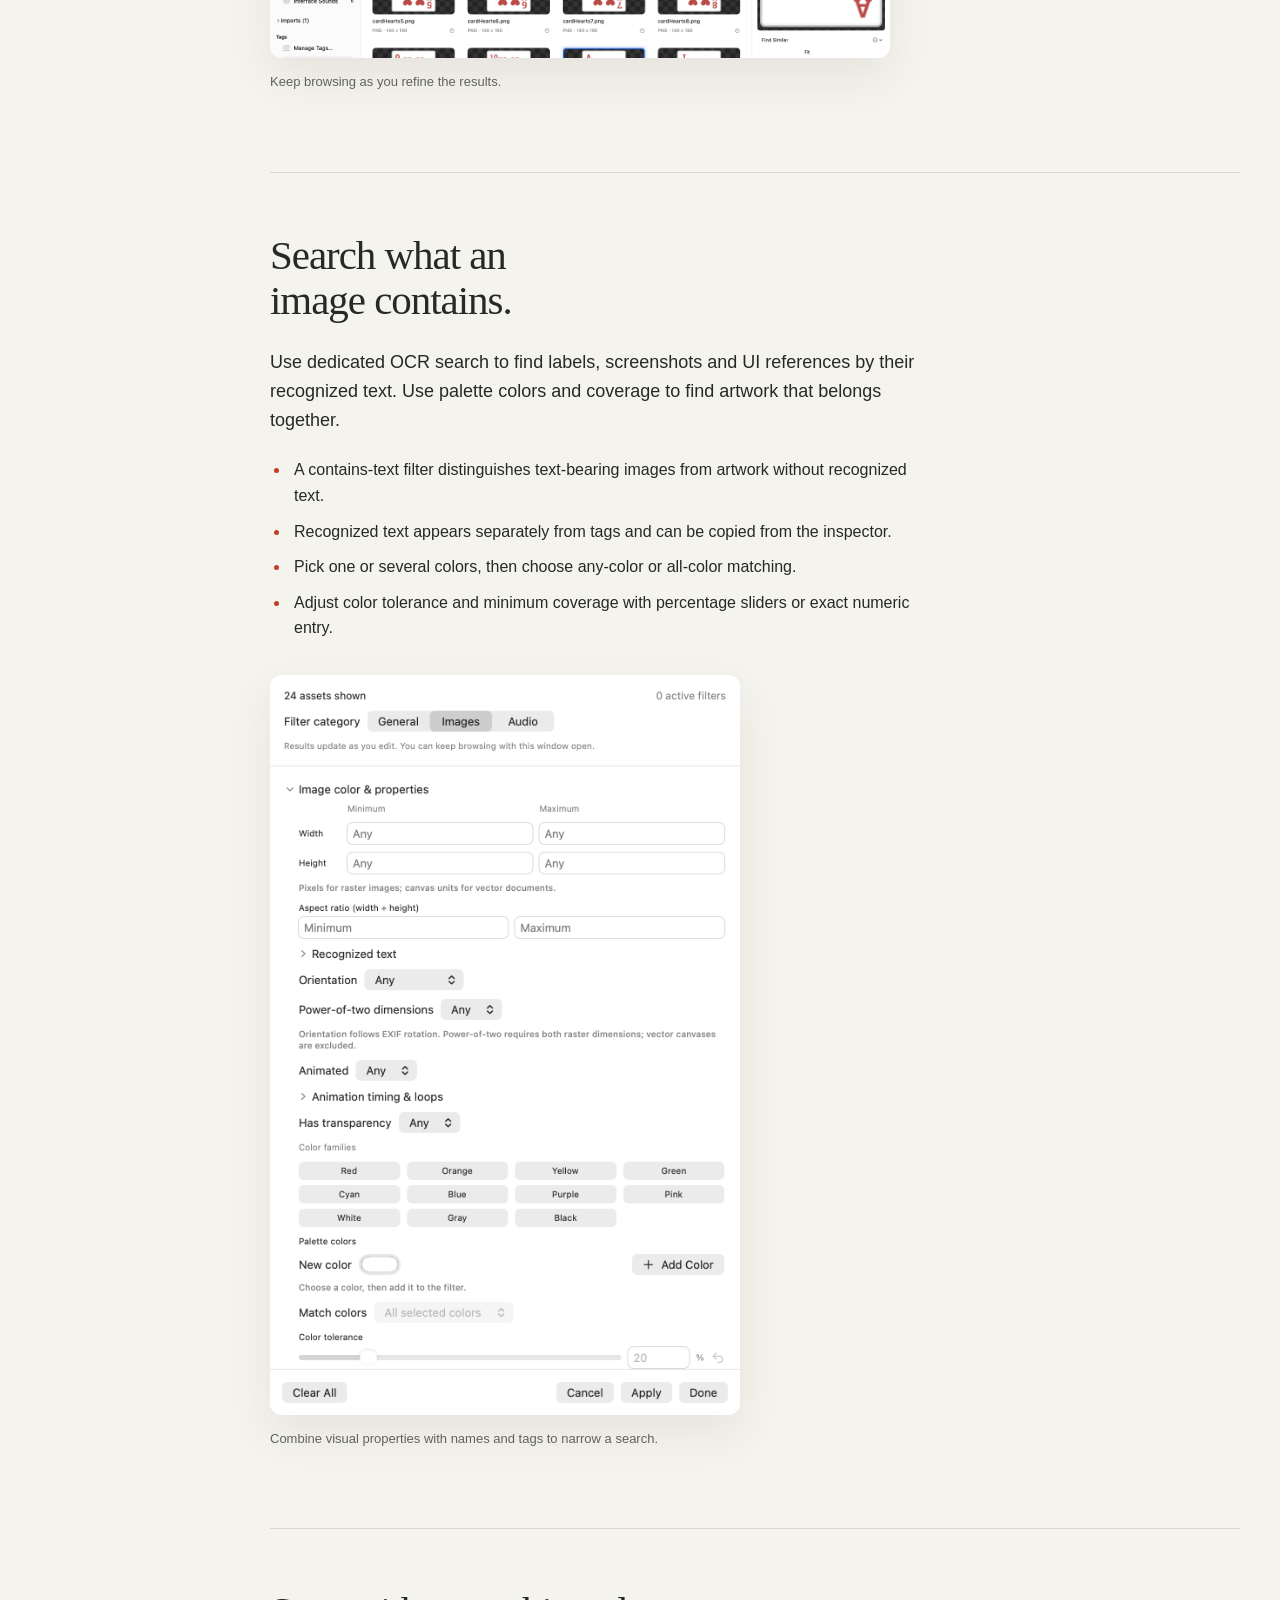
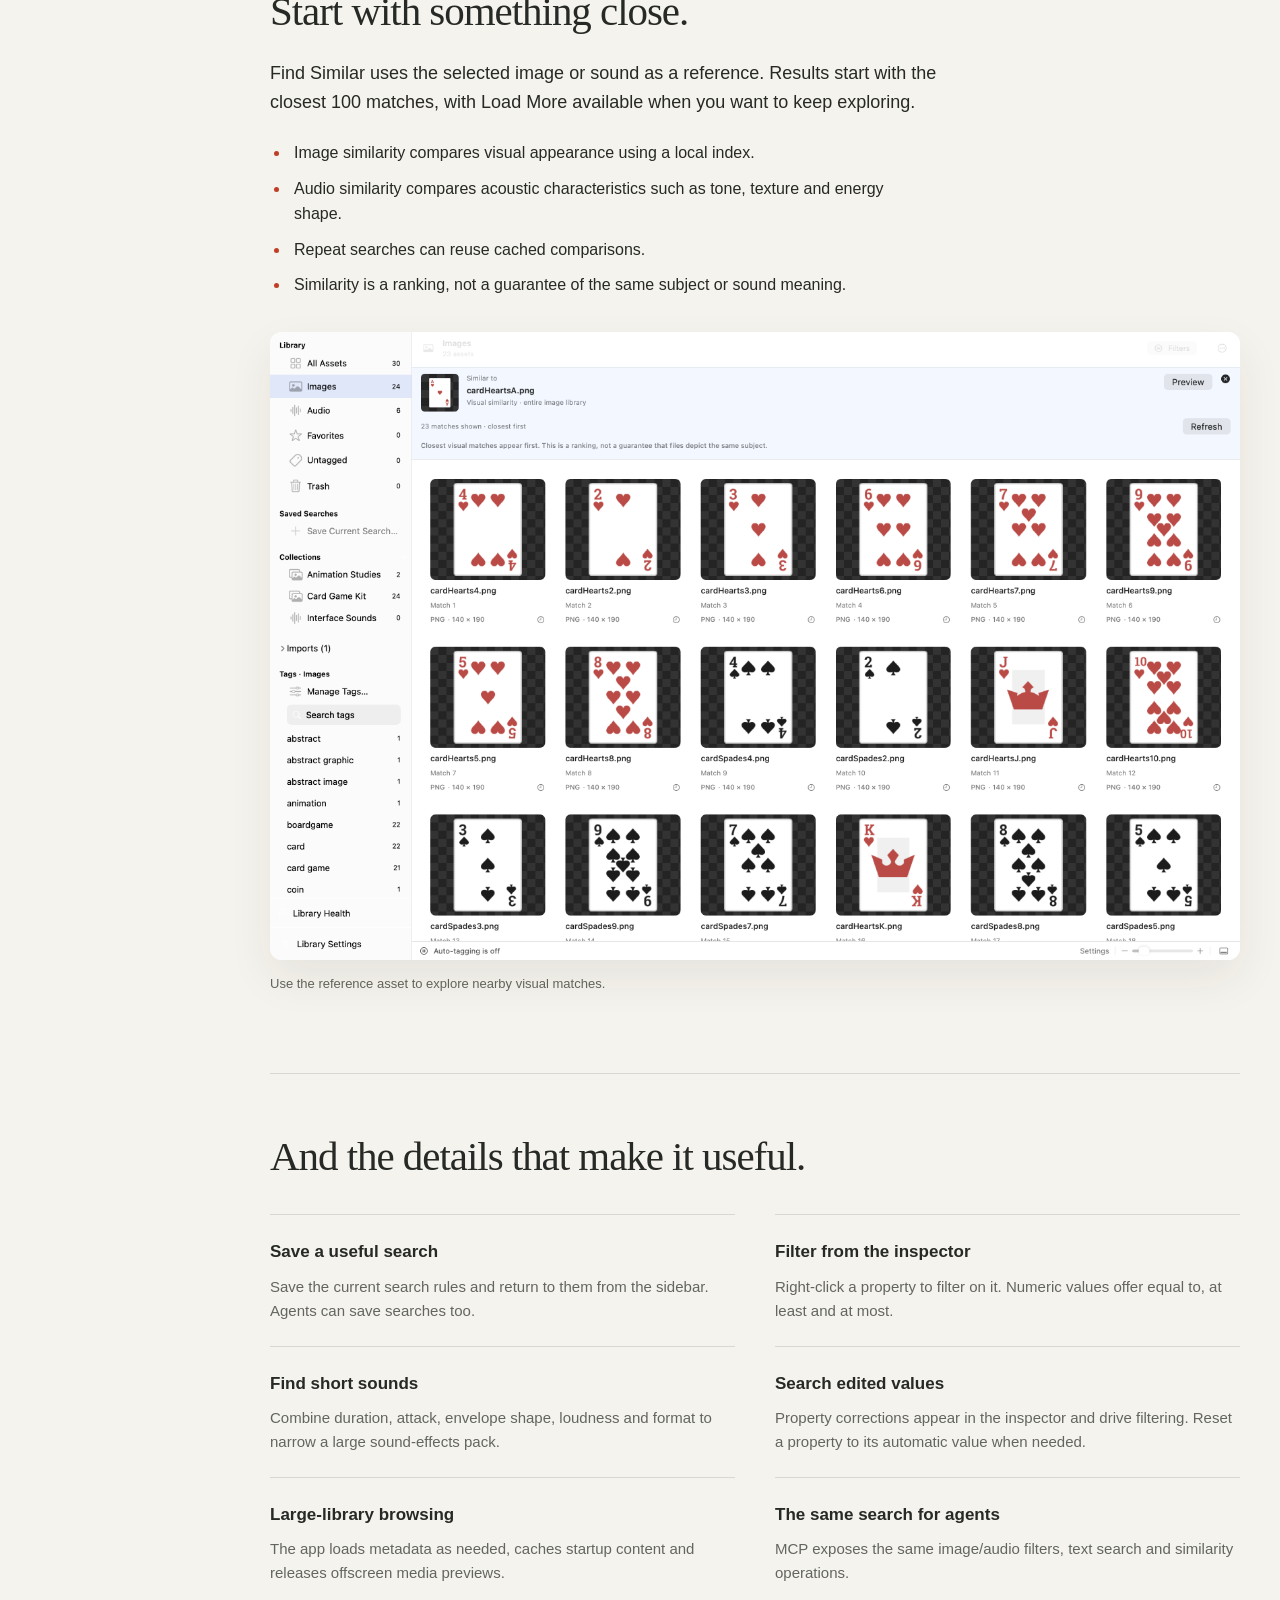
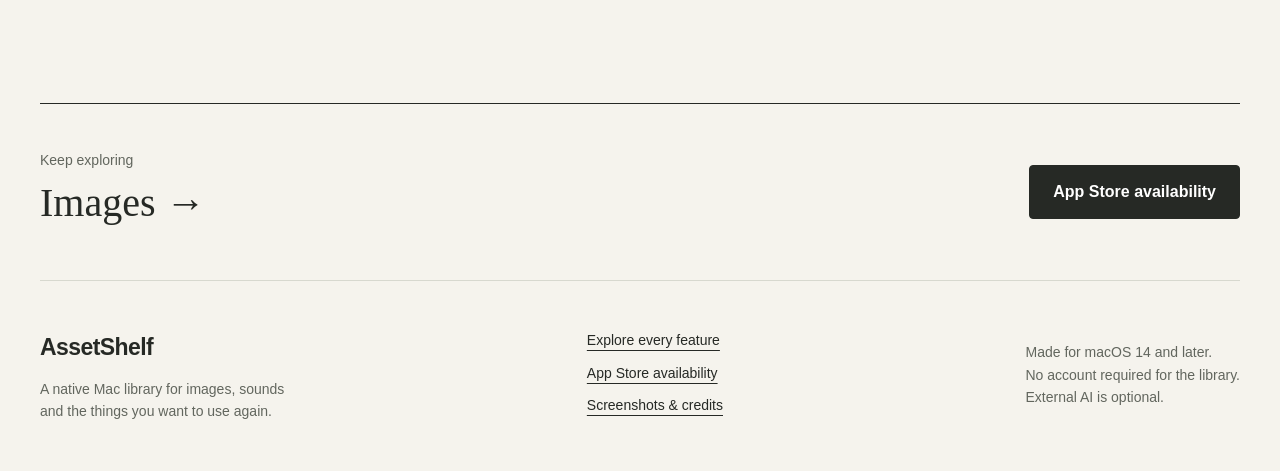
<file: find.html>
<!doctype html><html lang="en"><head><meta charset="utf-8"><meta name="viewport" content="width=device-width,initial-scale=1"><meta name="description" content="Search words, tags, recognized image text and measured properties. Combine the clues you know, then keep useful searches ready for next time."><meta name="theme-color" content="#f5f3ed"><title>Find — AssetShelf</title><link rel="icon" href="assets/app-icon.png"><link rel="stylesheet" href="styles.css"><script src="app.js" defer></script></head><body><a class="skip" href="#main">Skip to content</a><header class="site-header wrap"><a class="wordmark" href="index.html" aria-label="AssetShelf home"><img src="assets/app-icon.png" width="40" height="40" alt="">AssetShelf</a><nav aria-label="Main navigation"><a href="features.html" >All features</a><a href="agents.html">For agents</a><a class="nav-store" href="app-store.html">App Store</a></nav></header><nav class="chapter-nav" aria-label="Feature topics"><div class="wrap"><a href="organize.html">Organize</a><a href="find.html" aria-current="page">Find</a><a href="images.html">Images</a><a href="audio.html">Audio</a><a href="sprites.html">Sprite Sheets</a><a href="convert.html">Convert</a><a href="agents.html">AI &amp; Agents</a><a href="care.html">Library Care</a></div></nav><main id="main"><section class="page-hero wrap split-hero"><div class="title-copy"><h1>Find the right file, not just its name.</h1><p class="lead">Search words, tags, recognized image text and measured properties. Combine the clues you know, then keep useful searches ready for next time.</p></div><figure class="screenshot detail-shot "><button type="button" class="screenshot-button" data-image="assets/screenshots/image-filters.webp" data-caption="The movable Filters window stays open while you browse." aria-label="Enlarge screenshot: AssetShelf image filter window with dimensions and color controls"><img src="assets/screenshots/image-filters.webp" width="1080" height="1700" alt="AssetShelf image filter window with dimensions and color controls" loading="eager" decoding="async" fetchpriority="high"><span class="enlarge" aria-hidden="true">View full screenshot <svg viewBox="0 0 20 20"><path d="M7 3H3v4m10-4h4v4M3 13v4h4m10-4v4h-4"/></svg></span></button><figcaption>The movable Filters window stays open while you browse.</figcaption></figure></section><div class="chapter-body wrap"><aside class="contents"><p>On this page</p><nav aria-label="On this page"><a href="#filters">Filters that stay out of your way.</a><a href="#text-color">Search what an image contains.</a><a href="#similarity">Start with something close.</a><a href="#more">More to explore</a></nav></aside><div><section class="feature-section" id="filters"><div class="section-copy"><h2>Filters that stay out of your way.</h2><p>Open Filters as its own movable, resizable window. Change criteria and see the browser update without losing your place. The General, Images and Audio tabs keep related controls together.</p><ul><li>Combine media type, format, collection, tags, import time and auto-tagging status.</li><li>Match any or all selected tags; the sidebar tag list follows the selected media scope and collection.</li><li>Filter imports by recent hours, days or a custom number of minutes.</li><li>Cancel returns to the previous filters and selection. Sections with active filters open automatically.</li></ul></div><figure class="screenshot detail-shot crop-shot"><button type="button" class="screenshot-button" data-image="assets/screenshots/library.webp" data-caption="Keep browsing as you refine the results." aria-label="Enlarge screenshot: Focused asset browser header with filter controls"><img src="assets/screenshots/library.webp" width="2880" height="1864" alt="Focused asset browser header with filter controls" loading="lazy" decoding="async" ><span class="enlarge" aria-hidden="true">View full screenshot <svg viewBox="0 0 20 20"><path d="M7 3H3v4m10-4h4v4M3 13v4h4m10-4v4h-4"/></svg></span></button><figcaption>Keep browsing as you refine the results.</figcaption></figure></section><section class="feature-section" id="text-color"><div class="section-copy"><h2>Search what an image contains.</h2><p>Use dedicated OCR search to find labels, screenshots and UI references by their recognized text. Use palette colors and coverage to find artwork that belongs together.</p><ul><li>A contains-text filter distinguishes text-bearing images from artwork without recognized text.</li><li>Recognized text appears separately from tags and can be copied from the inspector.</li><li>Pick one or several colors, then choose any-color or all-color matching.</li><li>Adjust color tolerance and minimum coverage with percentage sliders or exact numeric entry.</li></ul></div><figure class="screenshot detail-shot "><button type="button" class="screenshot-button" data-image="assets/screenshots/image-filters.webp" data-caption="Combine visual properties with names and tags to narrow a search." aria-label="Enlarge screenshot: Image filters with palette matching and image properties"><img src="assets/screenshots/image-filters.webp" width="1080" height="1700" alt="Image filters with palette matching and image properties" loading="lazy" decoding="async" ><span class="enlarge" aria-hidden="true">View full screenshot <svg viewBox="0 0 20 20"><path d="M7 3H3v4m10-4h4v4M3 13v4h4m10-4v4h-4"/></svg></span></button><figcaption>Combine visual properties with names and tags to narrow a search.</figcaption></figure></section><section class="feature-section" id="similarity"><div class="section-copy"><h2>Start with something close.</h2><p>Find Similar uses the selected image or sound as a reference. Results start with the closest 100 matches, with Load More available when you want to keep exploring.</p><ul><li>Image similarity compares visual appearance using a local index.</li><li>Audio similarity compares acoustic characteristics such as tone, texture and energy shape.</li><li>Repeat searches can reuse cached comparisons.</li><li>Similarity is a ranking, not a guarantee of the same subject or sound meaning.</li></ul></div><figure class="screenshot  "><button type="button" class="screenshot-button" data-image="assets/screenshots/similarity.webp" data-caption="Use the reference asset to explore nearby visual matches." aria-label="Enlarge screenshot: AssetShelf similar image results ranked against a reference card"><img src="assets/screenshots/similarity.webp" width="2880" height="1864" alt="AssetShelf similar image results ranked against a reference card" loading="lazy" decoding="async" ><span class="enlarge" aria-hidden="true">View full screenshot <svg viewBox="0 0 20 20"><path d="M7 3H3v4m10-4h4v4M3 13v4h4m10-4v4h-4"/></svg></span></button><figcaption>Use the reference asset to explore nearby visual matches.</figcaption></figure></section><section id="more" class="more-section"><h2>And the details that make it useful.</h2><dl class="feature-details"><div><dt>Save a useful search</dt><dd>Save the current search rules and return to them from the sidebar. Agents can save searches too.</dd></div><div><dt>Filter from the inspector</dt><dd>Right-click a property to filter on it. Numeric values offer equal to, at least and at most.</dd></div><div><dt>Find short sounds</dt><dd>Combine duration, attack, envelope shape, loudness and format to narrow a large sound-effects pack.</dd></div><div><dt>Search edited values</dt><dd>Property corrections appear in the inspector and drive filtering. Reset a property to its automatic value when needed.</dd></div><div><dt>Large-library browsing</dt><dd>The app loads metadata as needed, caches startup content and releases offscreen media previews.</dd></div><div><dt>The same search for agents</dt><dd>MCP exposes the same image/audio filters, text search and similarity operations.</dd></div></dl></section></div></div><section class="next-chapter wrap"><div><p>Keep exploring</p><a href="images.html">Images <span aria-hidden="true">→</span></a></div><a class="button" href="app-store.html">App Store availability</a></section></main><footer class="site-footer wrap"><div><a class="wordmark" href="index.html">AssetShelf</a><p>A native Mac library for images, sounds<br>and the things you want to use again.</p></div><nav aria-label="Footer navigation"><a href="features.html">Explore every feature</a><a href="app-store.html">App Store availability</a><a href="credits.html">Screenshots & credits</a></nav><p class="fine">Made for macOS 14 and later.<br>No account required for the library.<br>External AI is optional.</p></footer><dialog class="image-dialog" aria-label="Screenshot viewer"><div class="lightbox-bar"><p id="lightbox-caption"></p><button type="button" data-close aria-label="Close screenshot">Close <span aria-hidden="true">×</span></button></div><div class="lightbox-image"></div></dialog></body></html>
</file>
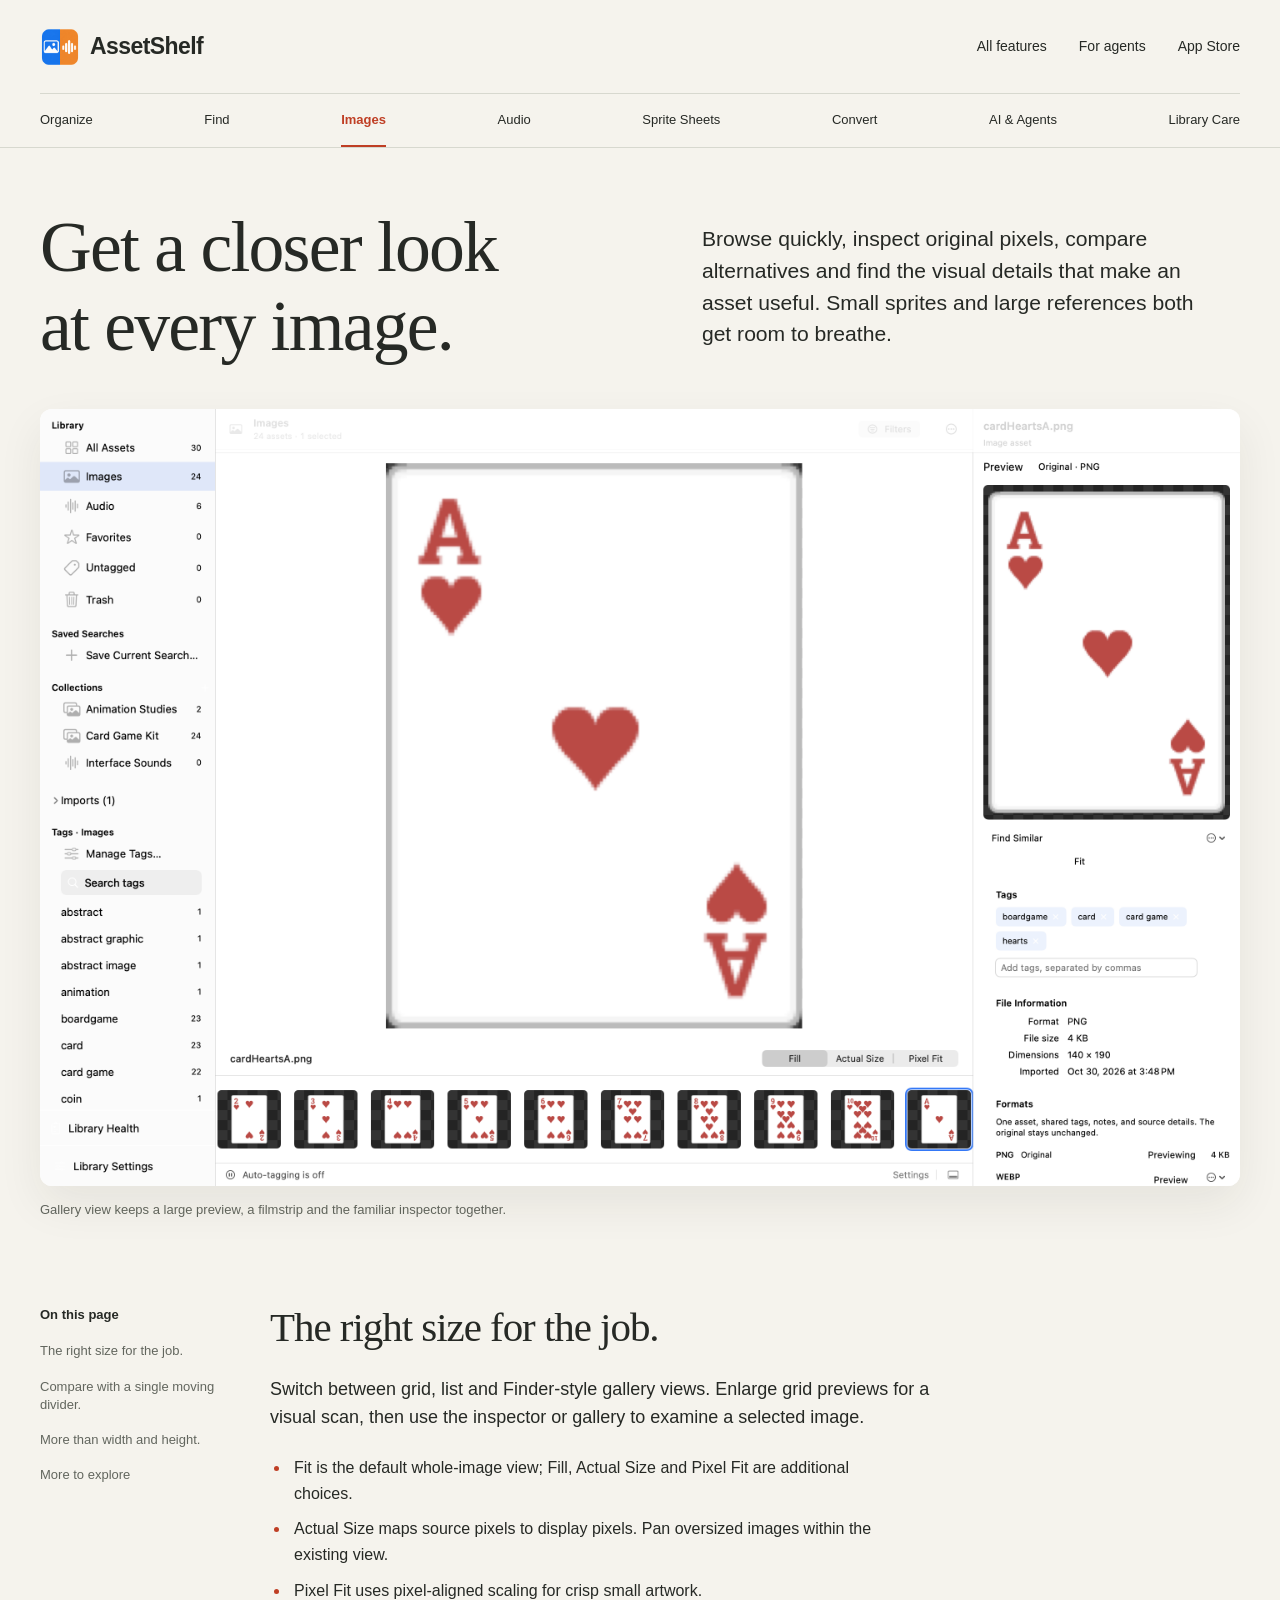
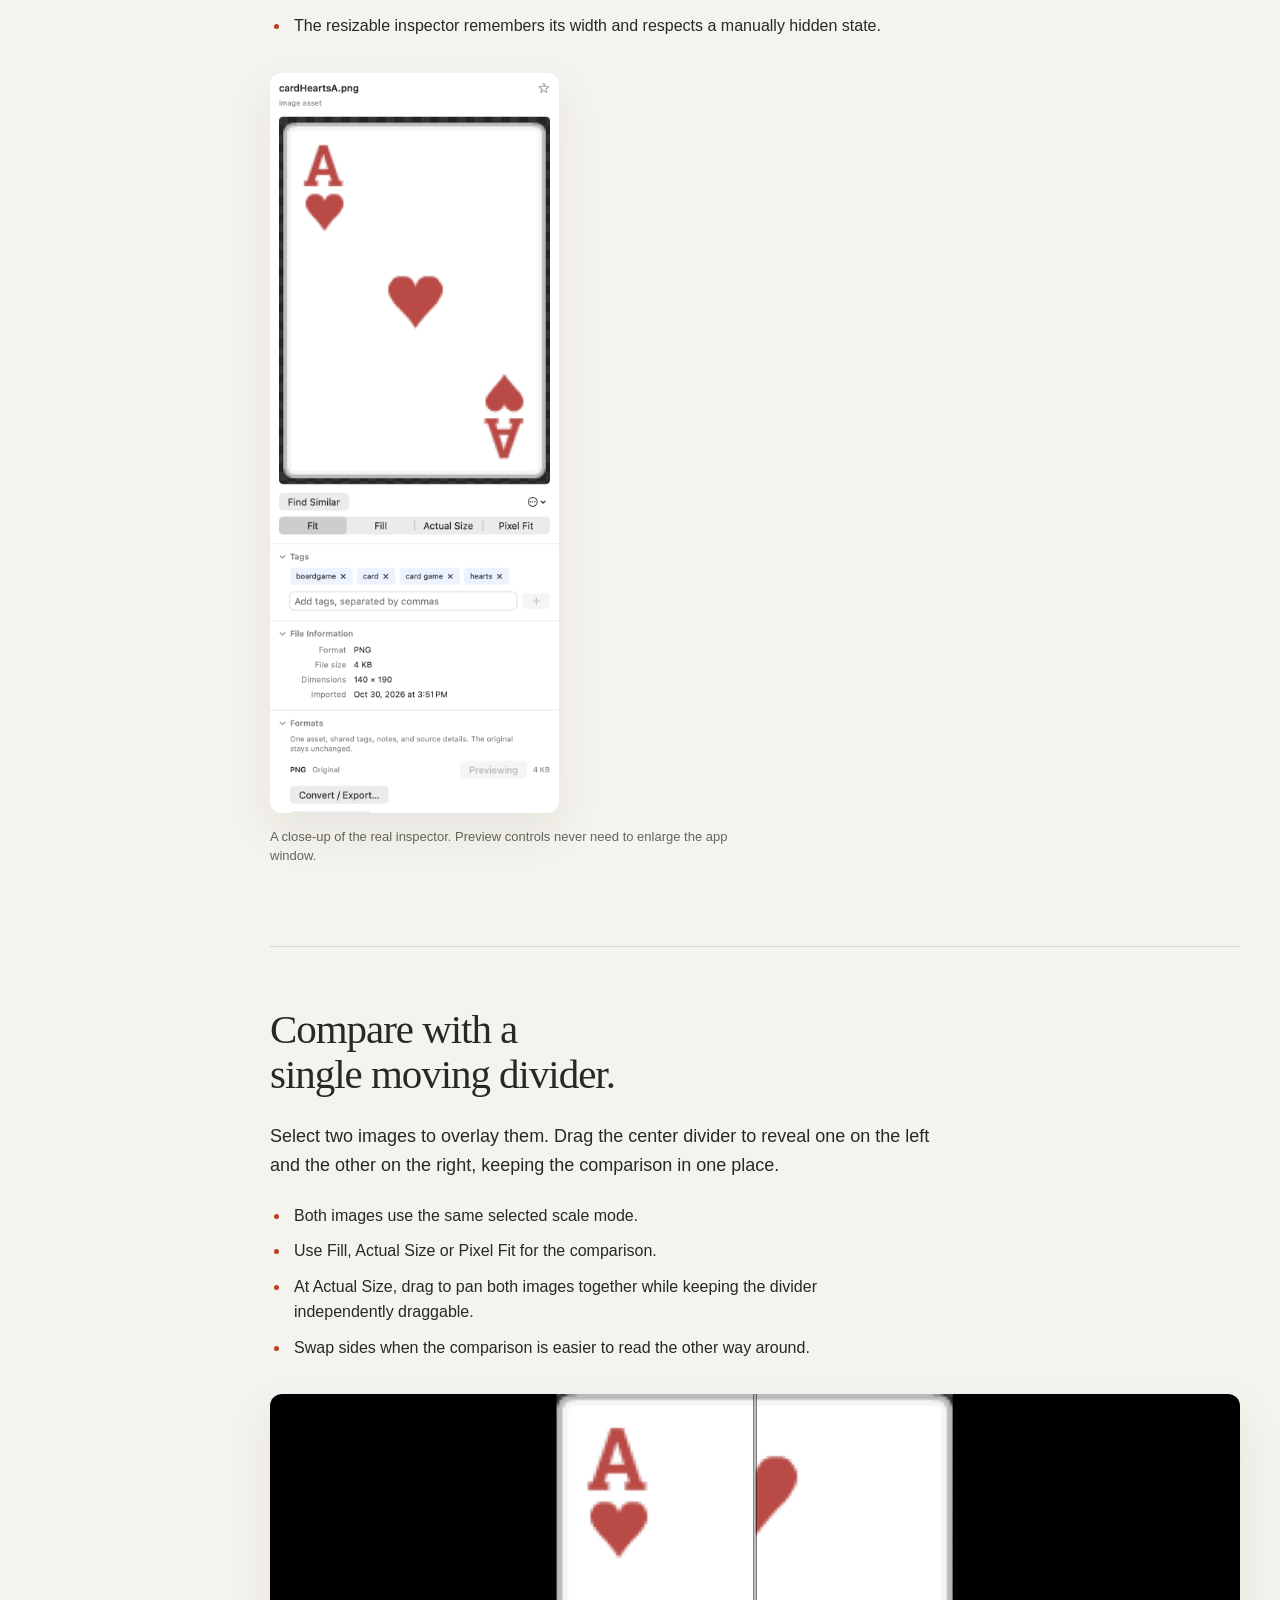
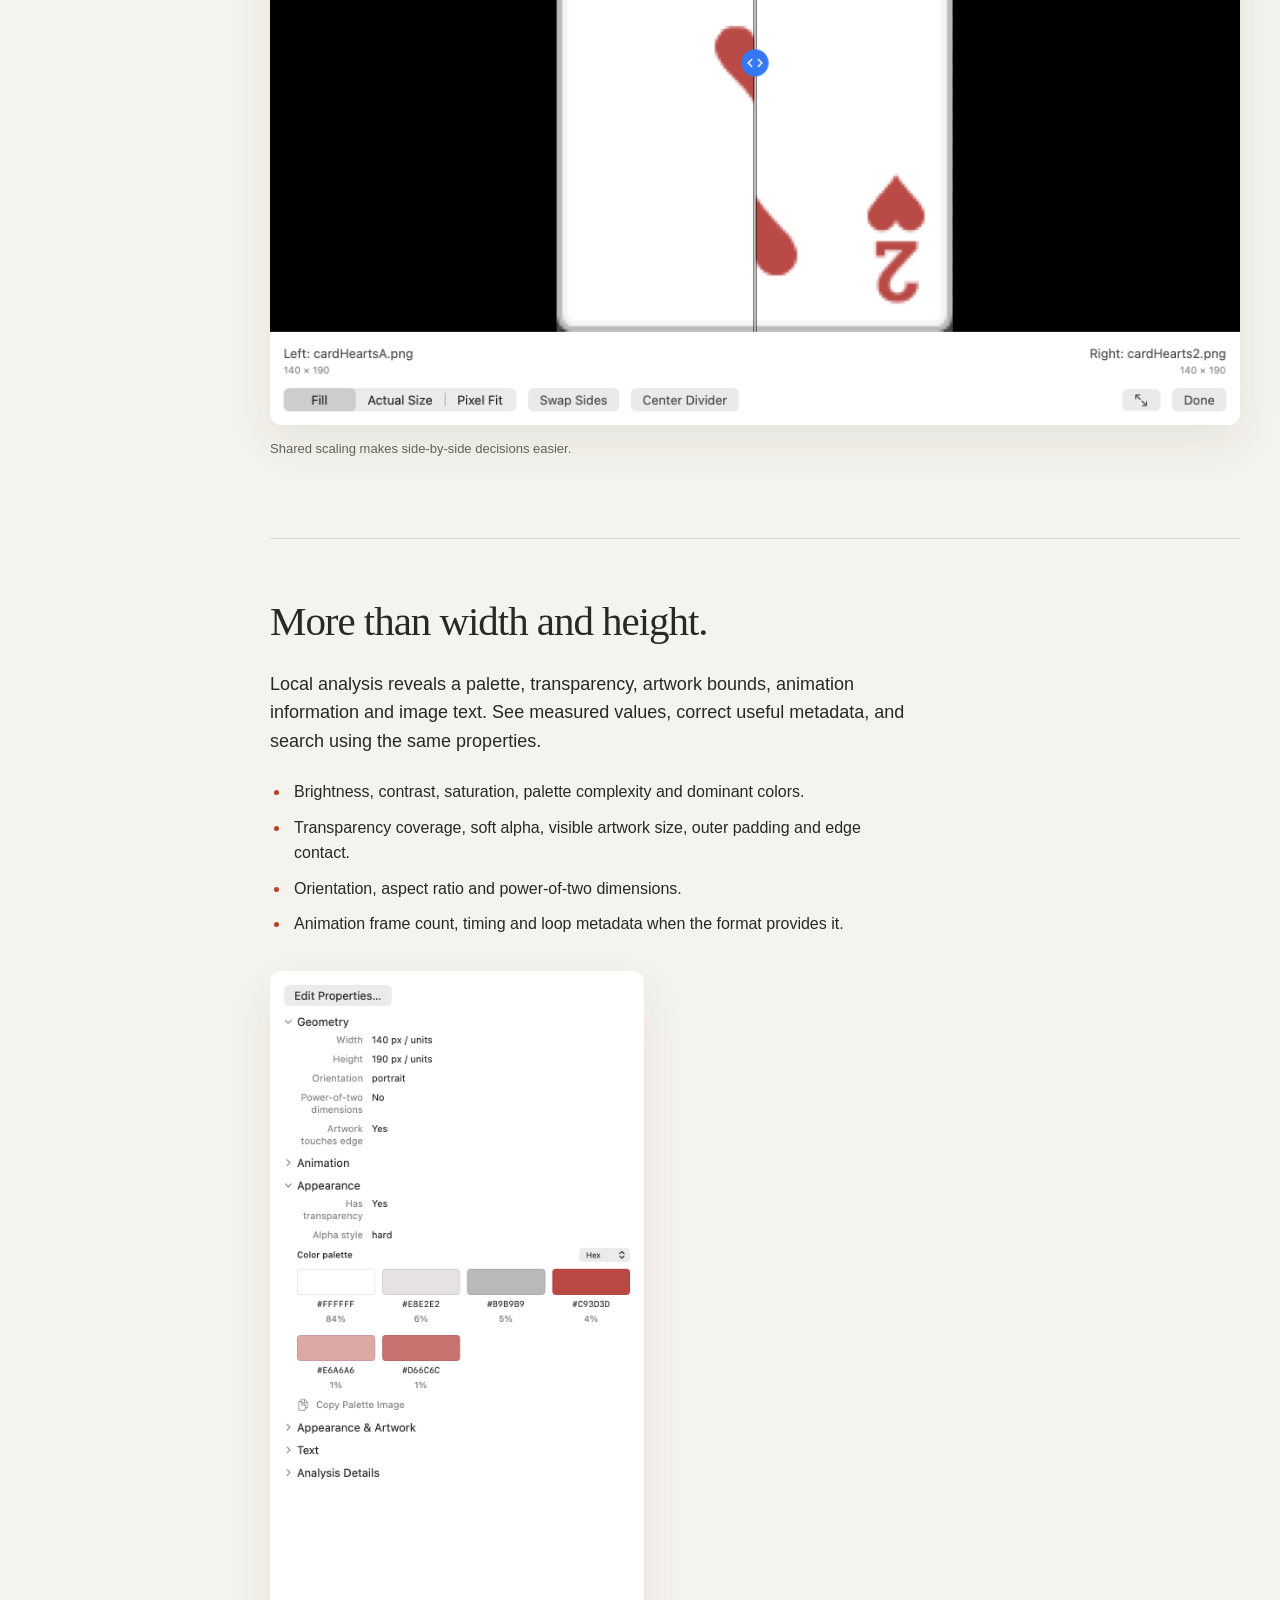
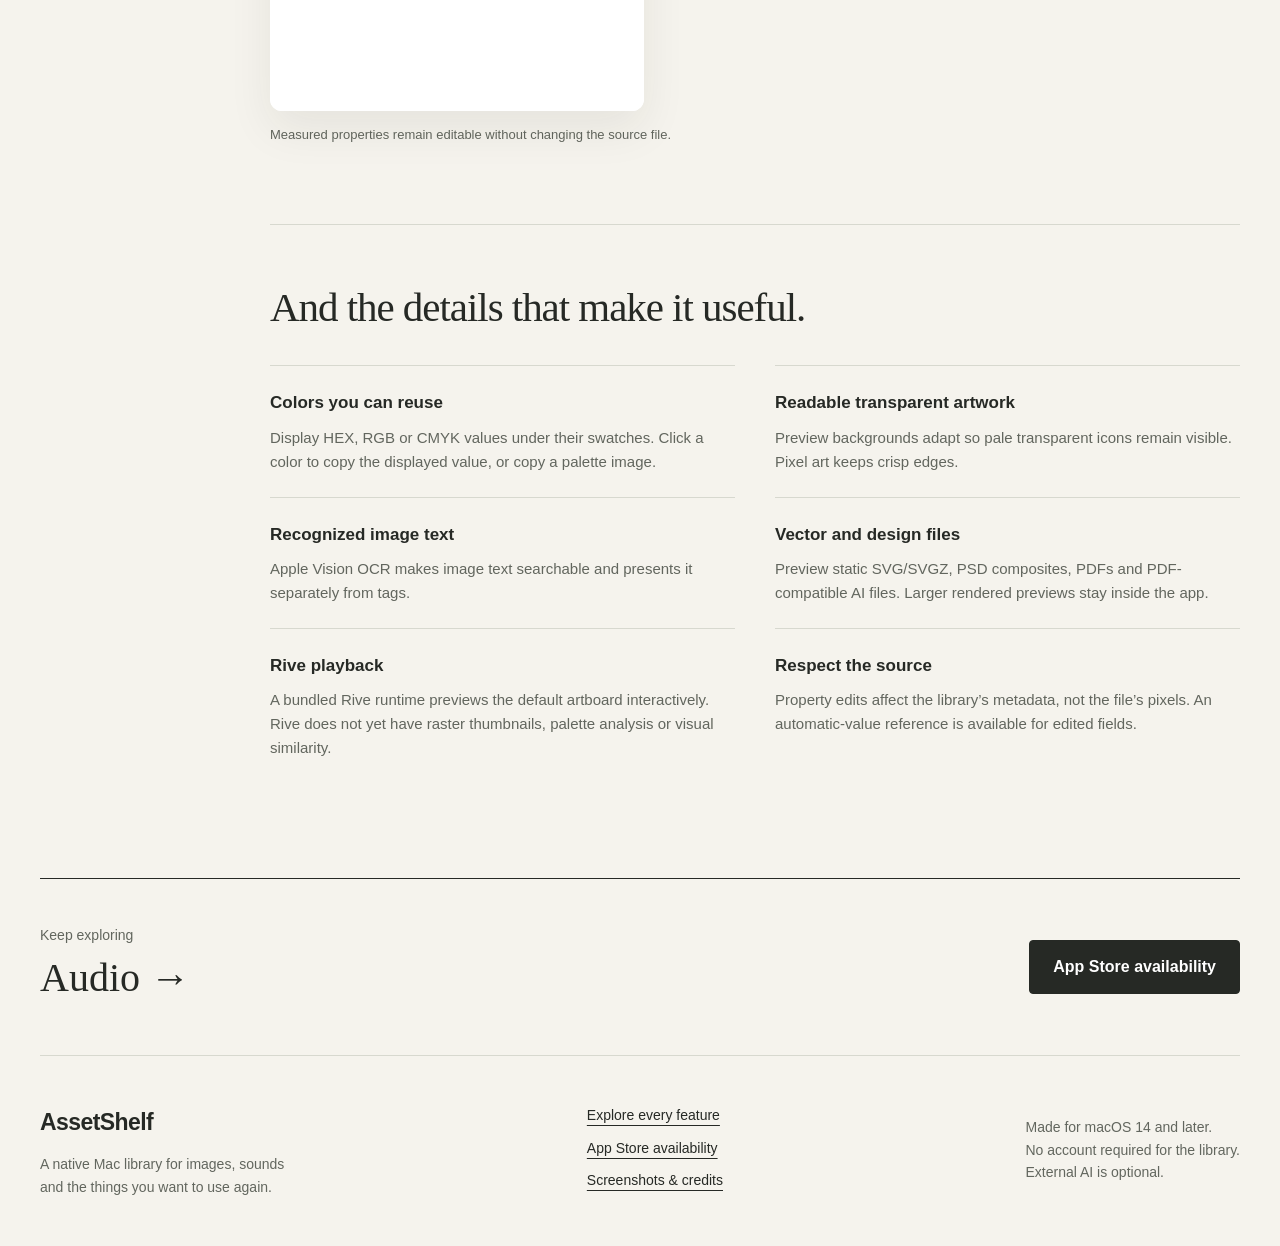
<file: images.html>
<!doctype html><html lang="en"><head><meta charset="utf-8"><meta name="viewport" content="width=device-width,initial-scale=1"><meta name="description" content="Browse quickly, inspect original pixels, compare alternatives and find the visual details that make an asset useful. Small sprites and large references both get room to breathe."><meta name="theme-color" content="#f5f3ed"><title>Images — AssetShelf</title><link rel="icon" href="assets/app-icon.png"><link rel="stylesheet" href="styles.css"><script src="app.js" defer></script></head><body><a class="skip" href="#main">Skip to content</a><header class="site-header wrap"><a class="wordmark" href="index.html" aria-label="AssetShelf home"><img src="assets/app-icon.png" width="40" height="40" alt="">AssetShelf</a><nav aria-label="Main navigation"><a href="features.html" >All features</a><a href="agents.html">For agents</a><a class="nav-store" href="app-store.html">App Store</a></nav></header><nav class="chapter-nav" aria-label="Feature topics"><div class="wrap"><a href="organize.html">Organize</a><a href="find.html">Find</a><a href="images.html" aria-current="page">Images</a><a href="audio.html">Audio</a><a href="sprites.html">Sprite Sheets</a><a href="convert.html">Convert</a><a href="agents.html">AI &amp; Agents</a><a href="care.html">Library Care</a></div></nav><main id="main"><section class="page-hero wrap "><div class="title-copy"><h1>Get a closer look at every image.</h1><p class="lead">Browse quickly, inspect original pixels, compare alternatives and find the visual details that make an asset useful. Small sprites and large references both get room to breathe.</p></div><figure class="screenshot  "><button type="button" class="screenshot-button" data-image="assets/screenshots/gallery.webp" data-caption="Gallery view keeps a large preview, a filmstrip and the familiar inspector together." aria-label="Enlarge screenshot: Gallery mode showing a large playing card preview and thumbnail strip"><img src="assets/screenshots/gallery.webp" width="2880" height="1864" alt="Gallery mode showing a large playing card preview and thumbnail strip" loading="eager" decoding="async" fetchpriority="high"><span class="enlarge" aria-hidden="true">View full screenshot <svg viewBox="0 0 20 20"><path d="M7 3H3v4m10-4h4v4M3 13v4h4m10-4v4h-4"/></svg></span></button><figcaption>Gallery view keeps a large preview, a filmstrip and the familiar inspector together.</figcaption></figure></section><div class="chapter-body wrap"><aside class="contents"><p>On this page</p><nav aria-label="On this page"><a href="#preview">The right size for the job.</a><a href="#compare">Compare with a single moving divider.</a><a href="#properties">More than width and height.</a><a href="#more">More to explore</a></nav></aside><div><section class="feature-section" id="preview"><div class="section-copy"><h2>The right size for the job.</h2><p>Switch between grid, list and Finder-style gallery views. Enlarge grid previews for a visual scan, then use the inspector or gallery to examine a selected image.</p><ul><li>Fit is the default whole-image view; Fill, Actual Size and Pixel Fit are additional choices.</li><li>Actual Size maps source pixels to display pixels. Pan oversized images within the existing view.</li><li>Pixel Fit uses pixel-aligned scaling for crisp small artwork.</li><li>The resizable inspector remembers its width and respects a manually hidden state.</li></ul></div><figure class="screenshot detail-shot "><button type="button" class="screenshot-button" data-image="assets/screenshots/image-inspector.webp" data-caption="A close-up of the real inspector. Preview controls never need to enlarge the app window." aria-label="Enlarge screenshot: Image inspector preview with Fit, Actual Size and Pixel Fit controls and image information"><img src="assets/screenshots/image-inspector.webp" width="780" height="2000" alt="Image inspector preview with Fit, Actual Size and Pixel Fit controls and image information" loading="lazy" decoding="async" ><span class="enlarge" aria-hidden="true">View full screenshot <svg viewBox="0 0 20 20"><path d="M7 3H3v4m10-4h4v4M3 13v4h4m10-4v4h-4"/></svg></span></button><figcaption>A close-up of the real inspector. Preview controls never need to enlarge the app window.</figcaption></figure></section><section class="feature-section" id="compare"><div class="section-copy"><h2>Compare with a single moving divider.</h2><p>Select two images to overlay them. Drag the center divider to reveal one on the left and the other on the right, keeping the comparison in one place.</p><ul><li>Both images use the same selected scale mode.</li><li>Use Fill, Actual Size or Pixel Fit for the comparison.</li><li>At Actual Size, drag to pan both images together while keeping the divider independently draggable.</li><li>Swap sides when the comparison is easier to read the other way around.</li></ul></div><figure class="screenshot  "><button type="button" class="screenshot-button" data-image="assets/screenshots/comparison.webp" data-caption="Shared scaling makes side-by-side decisions easier." aria-label="Enlarge screenshot: Native image comparison with a draggable vertical divider"><img src="assets/screenshots/comparison.webp" width="2000" height="1300" alt="Native image comparison with a draggable vertical divider" loading="lazy" decoding="async" ><span class="enlarge" aria-hidden="true">View full screenshot <svg viewBox="0 0 20 20"><path d="M7 3H3v4m10-4h4v4M3 13v4h4m10-4v4h-4"/></svg></span></button><figcaption>Shared scaling makes side-by-side decisions easier.</figcaption></figure></section><section class="feature-section" id="properties"><div class="section-copy"><h2>More than width and height.</h2><p>Local analysis reveals a palette, transparency, artwork bounds, animation information and image text. See measured values, correct useful metadata, and search using the same properties.</p><ul><li>Brightness, contrast, saturation, palette complexity and dominant colors.</li><li>Transparency coverage, soft alpha, visible artwork size, outer padding and edge contact.</li><li>Orientation, aspect ratio and power-of-two dimensions.</li><li>Animation frame count, timing and loop metadata when the format provides it.</li></ul></div><figure class="screenshot detail-shot "><button type="button" class="screenshot-button" data-image="assets/screenshots/image-properties.webp" data-caption="Measured properties remain editable without changing the source file." aria-label="Enlarge screenshot: Focused image properties and palette in the inspector"><img src="assets/screenshots/image-properties.webp" width="860" height="1700" alt="Focused image properties and palette in the inspector" loading="lazy" decoding="async" ><span class="enlarge" aria-hidden="true">View full screenshot <svg viewBox="0 0 20 20"><path d="M7 3H3v4m10-4h4v4M3 13v4h4m10-4v4h-4"/></svg></span></button><figcaption>Measured properties remain editable without changing the source file.</figcaption></figure></section><section id="more" class="more-section"><h2>And the details that make it useful.</h2><dl class="feature-details"><div><dt>Colors you can reuse</dt><dd>Display HEX, RGB or CMYK values under their swatches. Click a color to copy the displayed value, or copy a palette image.</dd></div><div><dt>Readable transparent artwork</dt><dd>Preview backgrounds adapt so pale transparent icons remain visible. Pixel art keeps crisp edges.</dd></div><div><dt>Recognized image text</dt><dd>Apple Vision OCR makes image text searchable and presents it separately from tags.</dd></div><div><dt>Vector and design files</dt><dd>Preview static SVG/SVGZ, PSD composites, PDFs and PDF-compatible AI files. Larger rendered previews stay inside the app.</dd></div><div><dt>Rive playback</dt><dd>A bundled Rive runtime previews the default artboard interactively. Rive does not yet have raster thumbnails, palette analysis or visual similarity.</dd></div><div><dt>Respect the source</dt><dd>Property edits affect the library’s metadata, not the file’s pixels. An automatic-value reference is available for edited fields.</dd></div></dl></section></div></div><section class="next-chapter wrap"><div><p>Keep exploring</p><a href="audio.html">Audio <span aria-hidden="true">→</span></a></div><a class="button" href="app-store.html">App Store availability</a></section></main><footer class="site-footer wrap"><div><a class="wordmark" href="index.html">AssetShelf</a><p>A native Mac library for images, sounds<br>and the things you want to use again.</p></div><nav aria-label="Footer navigation"><a href="features.html">Explore every feature</a><a href="app-store.html">App Store availability</a><a href="credits.html">Screenshots & credits</a></nav><p class="fine">Made for macOS 14 and later.<br>No account required for the library.<br>External AI is optional.</p></footer><dialog class="image-dialog" aria-label="Screenshot viewer"><div class="lightbox-bar"><p id="lightbox-caption"></p><button type="button" data-close aria-label="Close screenshot">Close <span aria-hidden="true">×</span></button></div><div class="lightbox-image"></div></dialog></body></html>
</file>
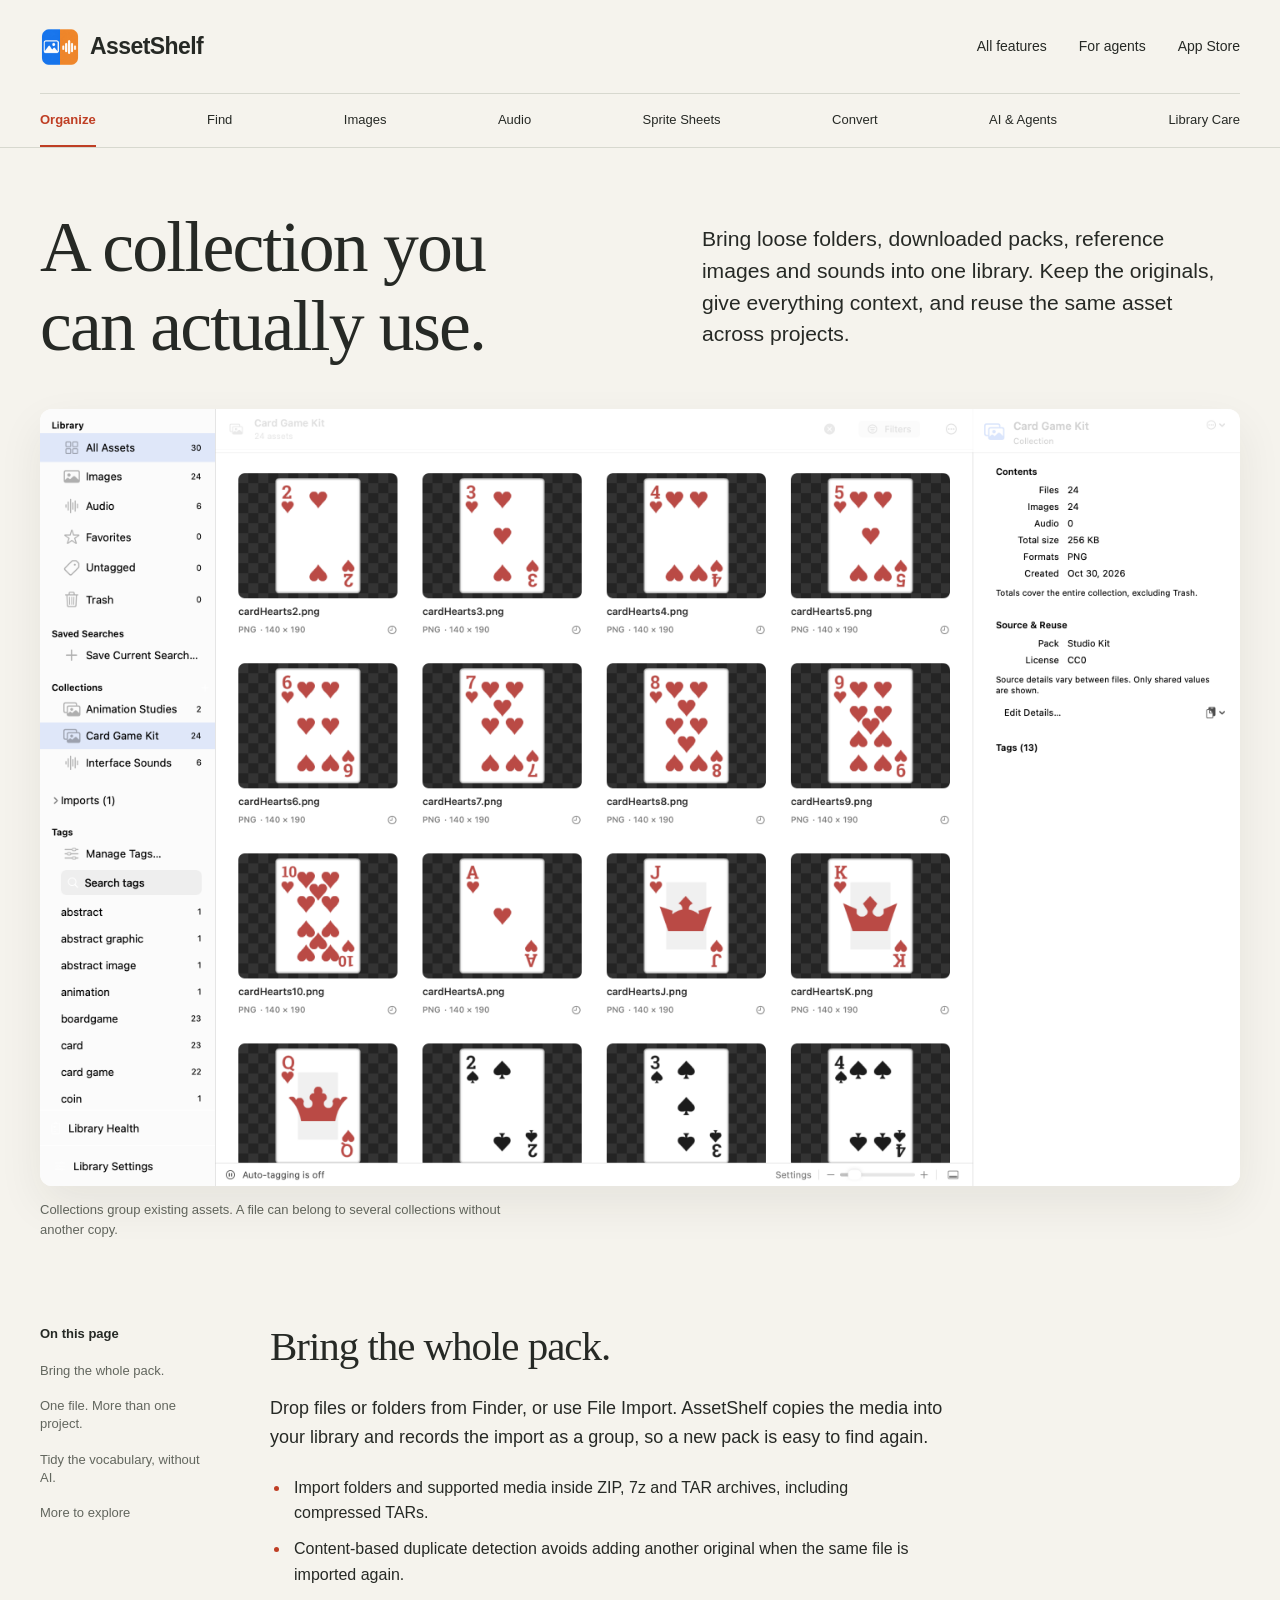
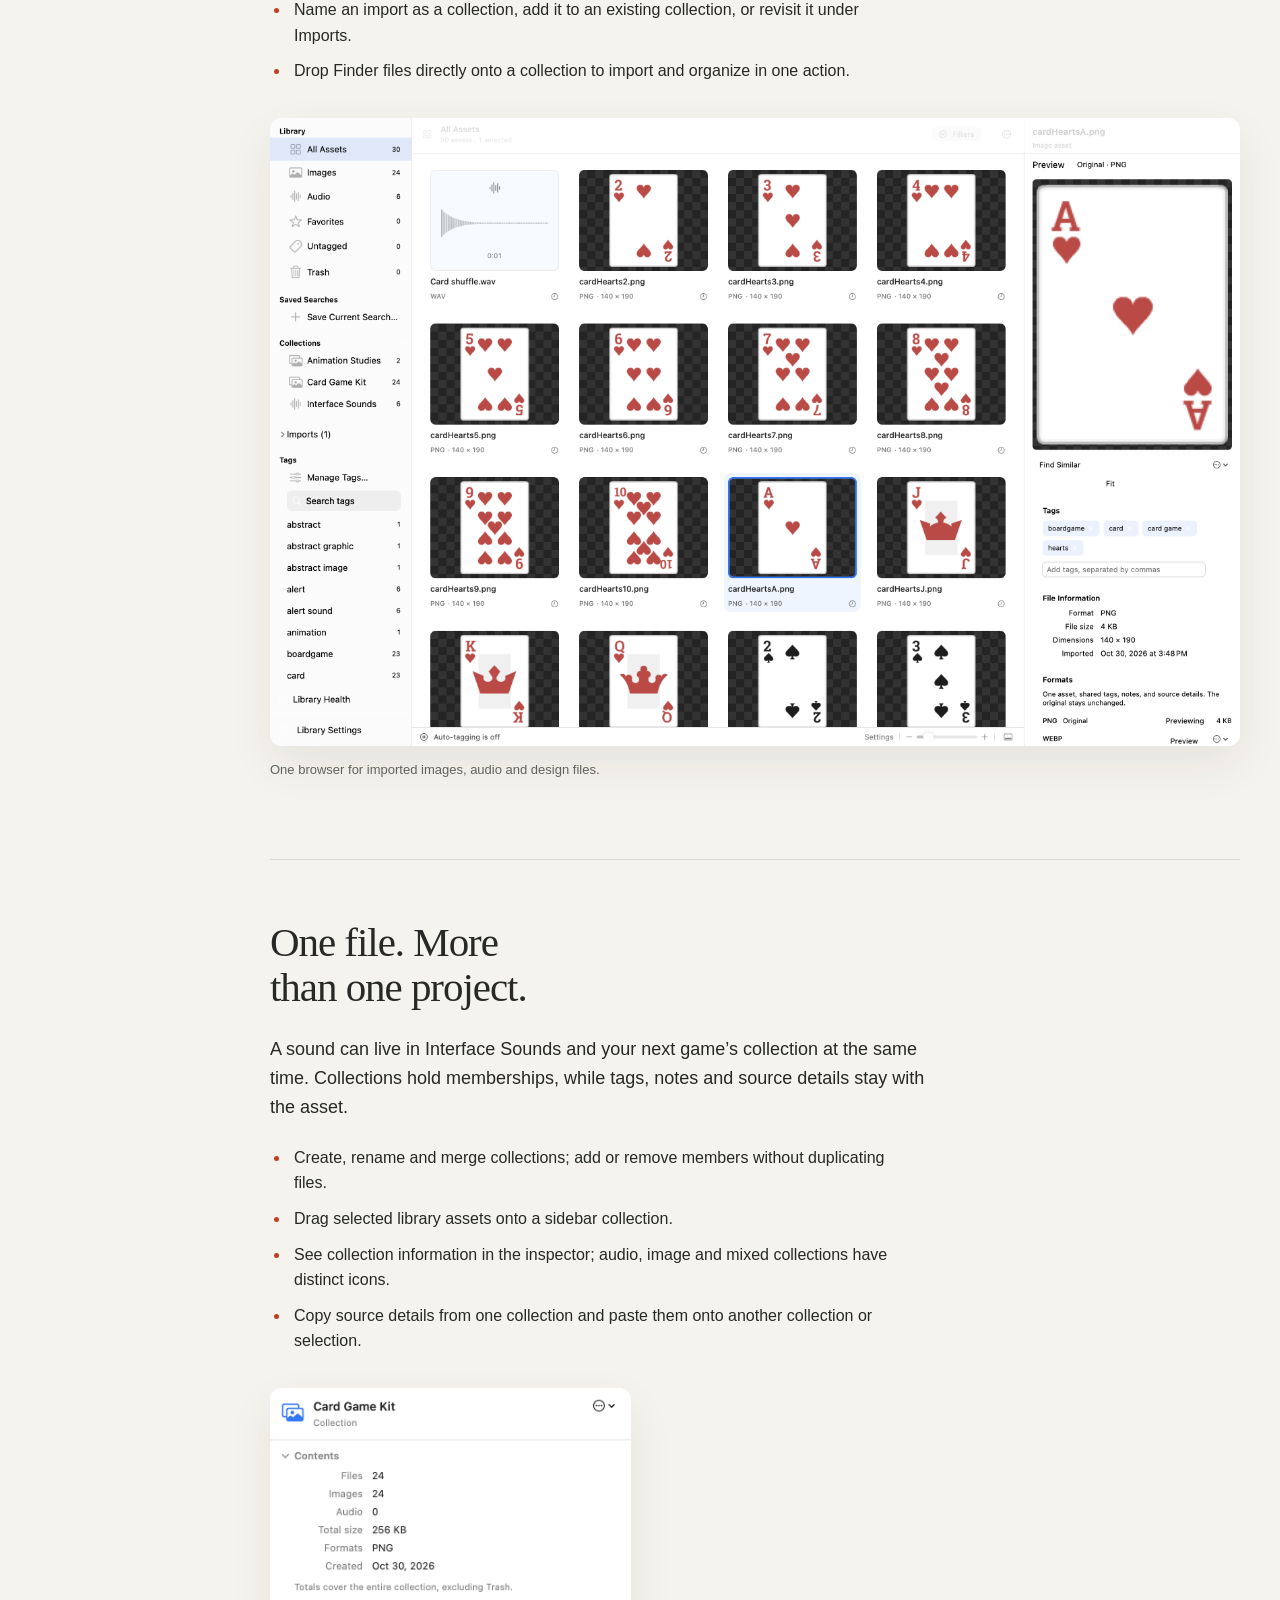
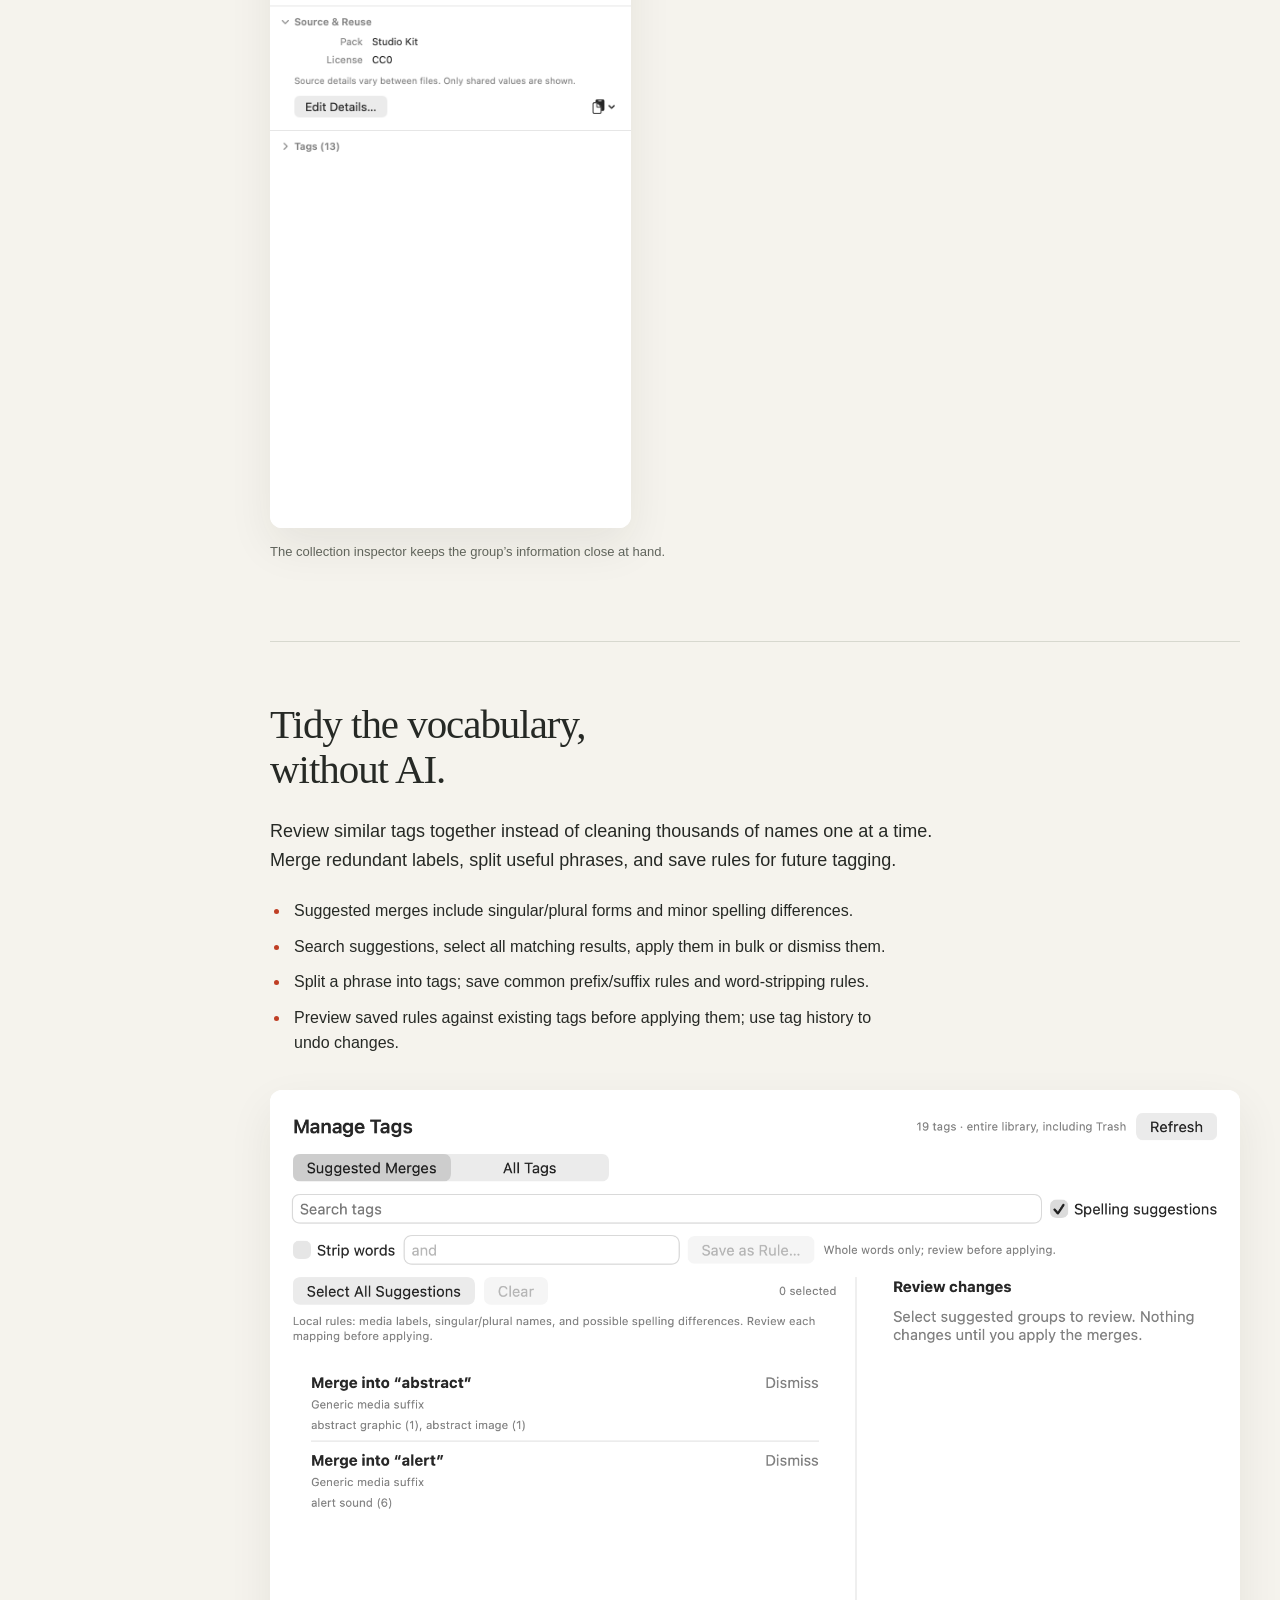
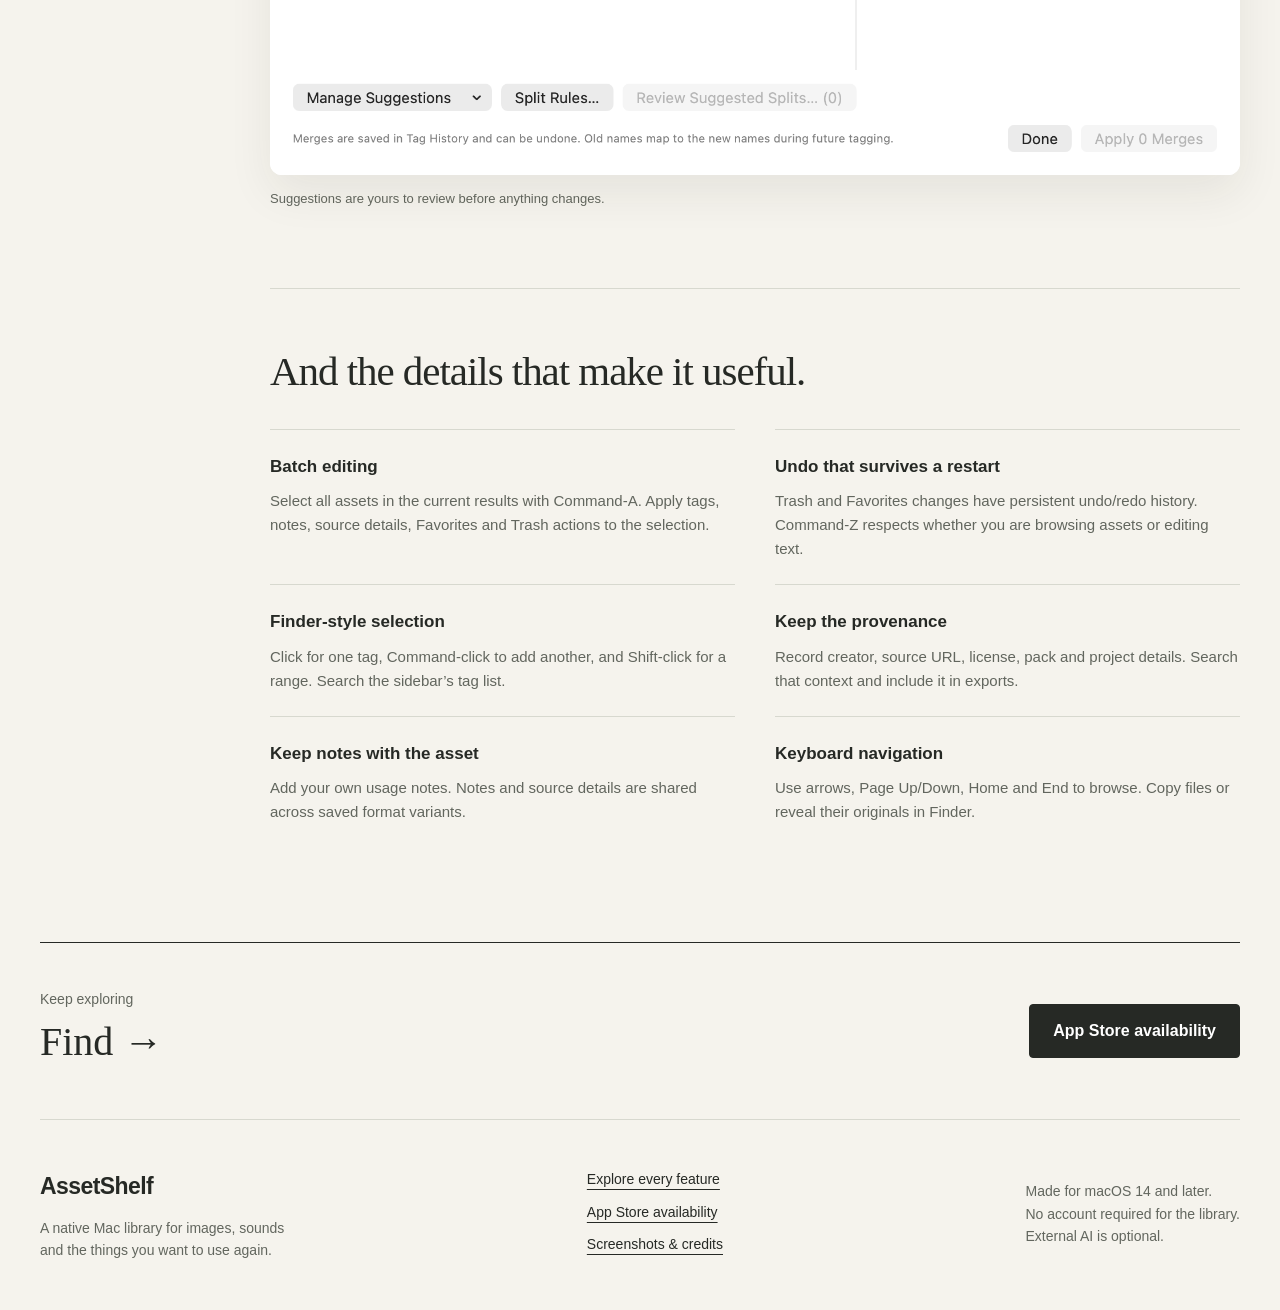
<file: organize.html>
<!doctype html><html lang="en"><head><meta charset="utf-8"><meta name="viewport" content="width=device-width,initial-scale=1"><meta name="description" content="Bring loose folders, downloaded packs, reference images and sounds into one library. Keep the originals, give everything context, and reuse the same asset across projects."><meta name="theme-color" content="#f5f3ed"><title>Organize — AssetShelf</title><link rel="icon" href="assets/app-icon.png"><link rel="stylesheet" href="styles.css"><script src="app.js" defer></script></head><body><a class="skip" href="#main">Skip to content</a><header class="site-header wrap"><a class="wordmark" href="index.html" aria-label="AssetShelf home"><img src="assets/app-icon.png" width="40" height="40" alt="">AssetShelf</a><nav aria-label="Main navigation"><a href="features.html" >All features</a><a href="agents.html">For agents</a><a class="nav-store" href="app-store.html">App Store</a></nav></header><nav class="chapter-nav" aria-label="Feature topics"><div class="wrap"><a href="organize.html" aria-current="page">Organize</a><a href="find.html">Find</a><a href="images.html">Images</a><a href="audio.html">Audio</a><a href="sprites.html">Sprite Sheets</a><a href="convert.html">Convert</a><a href="agents.html">AI &amp; Agents</a><a href="care.html">Library Care</a></div></nav><main id="main"><section class="page-hero wrap "><div class="title-copy"><h1>A collection you can actually use.</h1><p class="lead">Bring loose folders, downloaded packs, reference images and sounds into one library. Keep the originals, give everything context, and reuse the same asset across projects.</p></div><figure class="screenshot  "><button type="button" class="screenshot-button" data-image="assets/screenshots/collections.webp" data-caption="Collections group existing assets. A file can belong to several collections without another copy." aria-label="Enlarge screenshot: AssetShelf collection with playing cards and a collection inspector"><img src="assets/screenshots/collections.webp" width="2880" height="1864" alt="AssetShelf collection with playing cards and a collection inspector" loading="eager" decoding="async" fetchpriority="high"><span class="enlarge" aria-hidden="true">View full screenshot <svg viewBox="0 0 20 20"><path d="M7 3H3v4m10-4h4v4M3 13v4h4m10-4v4h-4"/></svg></span></button><figcaption>Collections group existing assets. A file can belong to several collections without another copy.</figcaption></figure></section><div class="chapter-body wrap"><aside class="contents"><p>On this page</p><nav aria-label="On this page"><a href="#imports">Bring the whole pack.</a><a href="#collections">One file. More than one project.</a><a href="#tags">Tidy the vocabulary, without AI.</a><a href="#more">More to explore</a></nav></aside><div><section class="feature-section" id="imports"><div class="section-copy"><h2>Bring the whole pack.</h2><p>Drop files or folders from Finder, or use File Import. AssetShelf copies the media into your library and records the import as a group, so a new pack is easy to find again.</p><ul><li>Import folders and supported media inside ZIP, 7z and TAR archives, including compressed TARs.</li><li>Content-based duplicate detection avoids adding another original when the same file is imported again.</li><li>Name an import as a collection, add it to an existing collection, or revisit it under Imports.</li><li>Drop Finder files directly onto a collection to import and organize in one action.</li></ul></div><figure class="screenshot  "><button type="button" class="screenshot-button" data-image="assets/screenshots/library.webp" data-caption="One browser for imported images, audio and design files." aria-label="Enlarge screenshot: Native library browser showing image and audio assets"><img src="assets/screenshots/library.webp" width="2880" height="1864" alt="Native library browser showing image and audio assets" loading="lazy" decoding="async" ><span class="enlarge" aria-hidden="true">View full screenshot <svg viewBox="0 0 20 20"><path d="M7 3H3v4m10-4h4v4M3 13v4h4m10-4v4h-4"/></svg></span></button><figcaption>One browser for imported images, audio and design files.</figcaption></figure></section><section class="feature-section" id="collections"><div class="section-copy"><h2>One file. More than one project.</h2><p>A sound can live in Interface Sounds and your next game’s collection at the same time. Collections hold memberships, while tags, notes and source details stay with the asset.</p><ul><li>Create, rename and merge collections; add or remove members without duplicating files.</li><li>Drag selected library assets onto a sidebar collection.</li><li>See collection information in the inspector; audio, image and mixed collections have distinct icons.</li><li>Copy source details from one collection and paste them onto another collection or selection.</li></ul></div><figure class="screenshot detail-shot "><button type="button" class="screenshot-button" data-image="assets/screenshots/collection-detail.webp" data-caption="The collection inspector keeps the group’s information close at hand." aria-label="Enlarge screenshot: Focused view of the collection inspector"><img src="assets/screenshots/collection-detail.webp" width="800" height="1640" alt="Focused view of the collection inspector" loading="lazy" decoding="async" ><span class="enlarge" aria-hidden="true">View full screenshot <svg viewBox="0 0 20 20"><path d="M7 3H3v4m10-4h4v4M3 13v4h4m10-4v4h-4"/></svg></span></button><figcaption>The collection inspector keeps the group’s information close at hand.</figcaption></figure></section><section class="feature-section" id="tags"><div class="section-copy"><h2>Tidy the vocabulary, without AI.</h2><p>Review similar tags together instead of cleaning thousands of names one at a time. Merge redundant labels, split useful phrases, and save rules for future tagging.</p><ul><li>Suggested merges include singular/plural forms and minor spelling differences.</li><li>Search suggestions, select all matching results, apply them in bulk or dismiss them.</li><li>Split a phrase into tags; save common prefix/suffix rules and word-stripping rules.</li><li>Preview saved rules against existing tags before applying them; use tag history to undo changes.</li></ul></div><figure class="screenshot  "><button type="button" class="screenshot-button" data-image="assets/screenshots/tag-manager.webp" data-caption="Suggestions are yours to review before anything changes." aria-label="Enlarge screenshot: Tag manager showing reviewable non-AI merge suggestions"><img src="assets/screenshots/tag-manager.webp" width="1700" height="1200" alt="Tag manager showing reviewable non-AI merge suggestions" loading="lazy" decoding="async" ><span class="enlarge" aria-hidden="true">View full screenshot <svg viewBox="0 0 20 20"><path d="M7 3H3v4m10-4h4v4M3 13v4h4m10-4v4h-4"/></svg></span></button><figcaption>Suggestions are yours to review before anything changes.</figcaption></figure></section><section id="more" class="more-section"><h2>And the details that make it useful.</h2><dl class="feature-details"><div><dt>Batch editing</dt><dd>Select all assets in the current results with Command-A. Apply tags, notes, source details, Favorites and Trash actions to the selection.</dd></div><div><dt>Undo that survives a restart</dt><dd>Trash and Favorites changes have persistent undo/redo history. Command-Z respects whether you are browsing assets or editing text.</dd></div><div><dt>Finder-style selection</dt><dd>Click for one tag, Command-click to add another, and Shift-click for a range. Search the sidebar’s tag list.</dd></div><div><dt>Keep the provenance</dt><dd>Record creator, source URL, license, pack and project details. Search that context and include it in exports.</dd></div><div><dt>Keep notes with the asset</dt><dd>Add your own usage notes. Notes and source details are shared across saved format variants.</dd></div><div><dt>Keyboard navigation</dt><dd>Use arrows, Page Up/Down, Home and End to browse. Copy files or reveal their originals in Finder.</dd></div></dl></section></div></div><section class="next-chapter wrap"><div><p>Keep exploring</p><a href="find.html">Find <span aria-hidden="true">→</span></a></div><a class="button" href="app-store.html">App Store availability</a></section></main><footer class="site-footer wrap"><div><a class="wordmark" href="index.html">AssetShelf</a><p>A native Mac library for images, sounds<br>and the things you want to use again.</p></div><nav aria-label="Footer navigation"><a href="features.html">Explore every feature</a><a href="app-store.html">App Store availability</a><a href="credits.html">Screenshots & credits</a></nav><p class="fine">Made for macOS 14 and later.<br>No account required for the library.<br>External AI is optional.</p></footer><dialog class="image-dialog" aria-label="Screenshot viewer"><div class="lightbox-bar"><p id="lightbox-caption"></p><button type="button" data-close aria-label="Close screenshot">Close <span aria-hidden="true">×</span></button></div><div class="lightbox-image"></div></dialog></body></html>
</file>
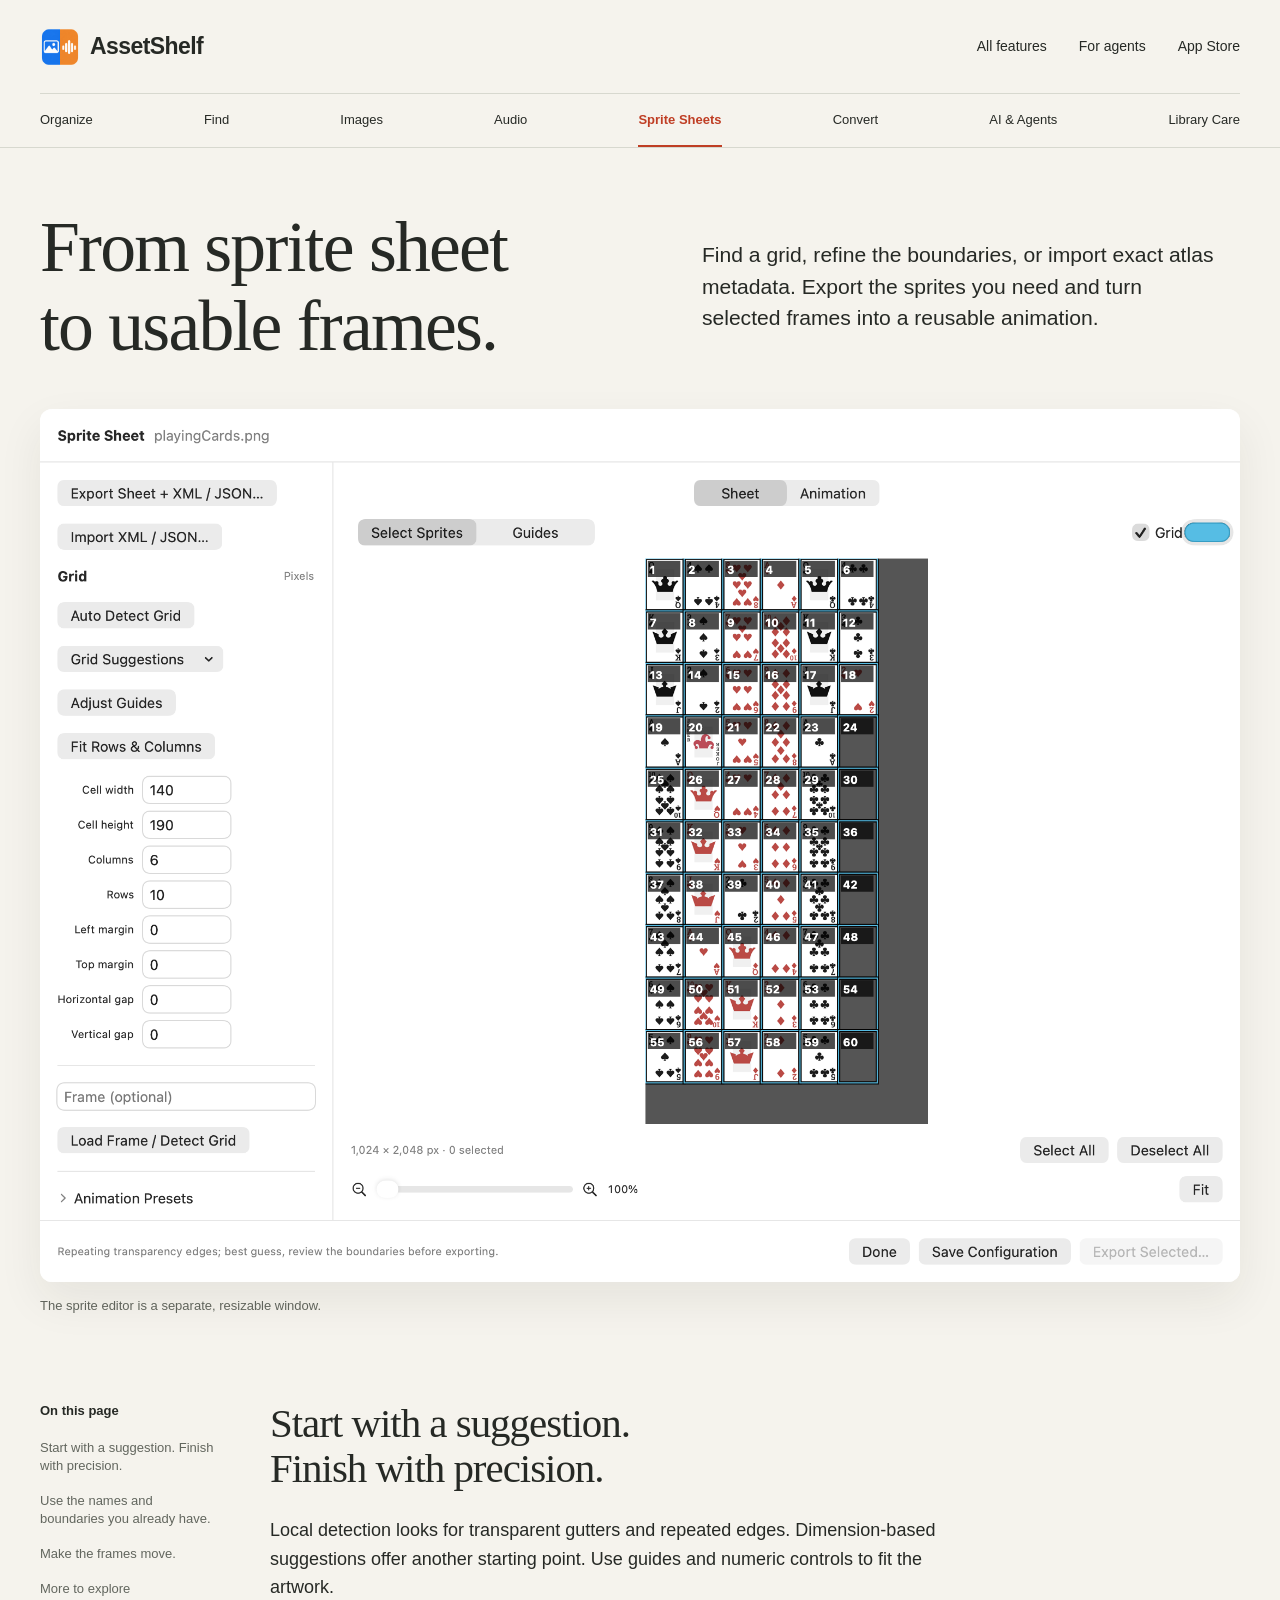
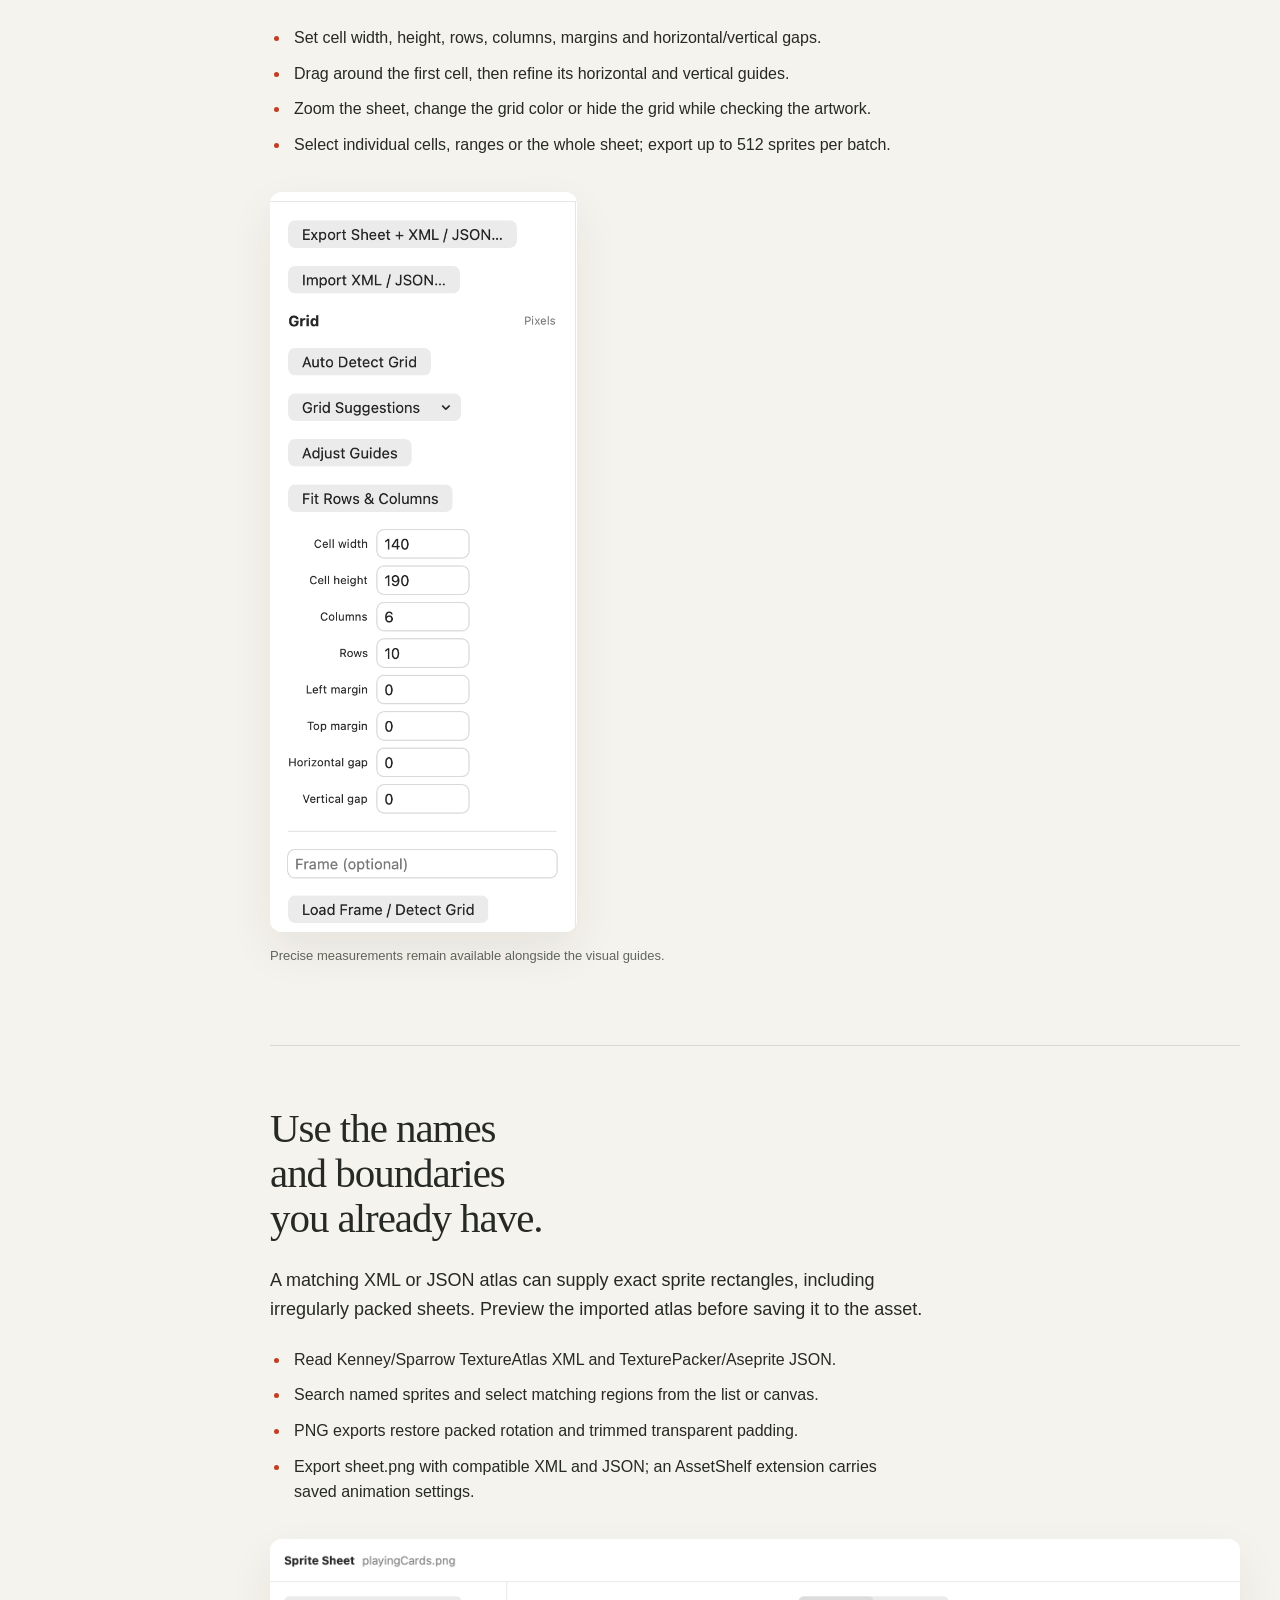
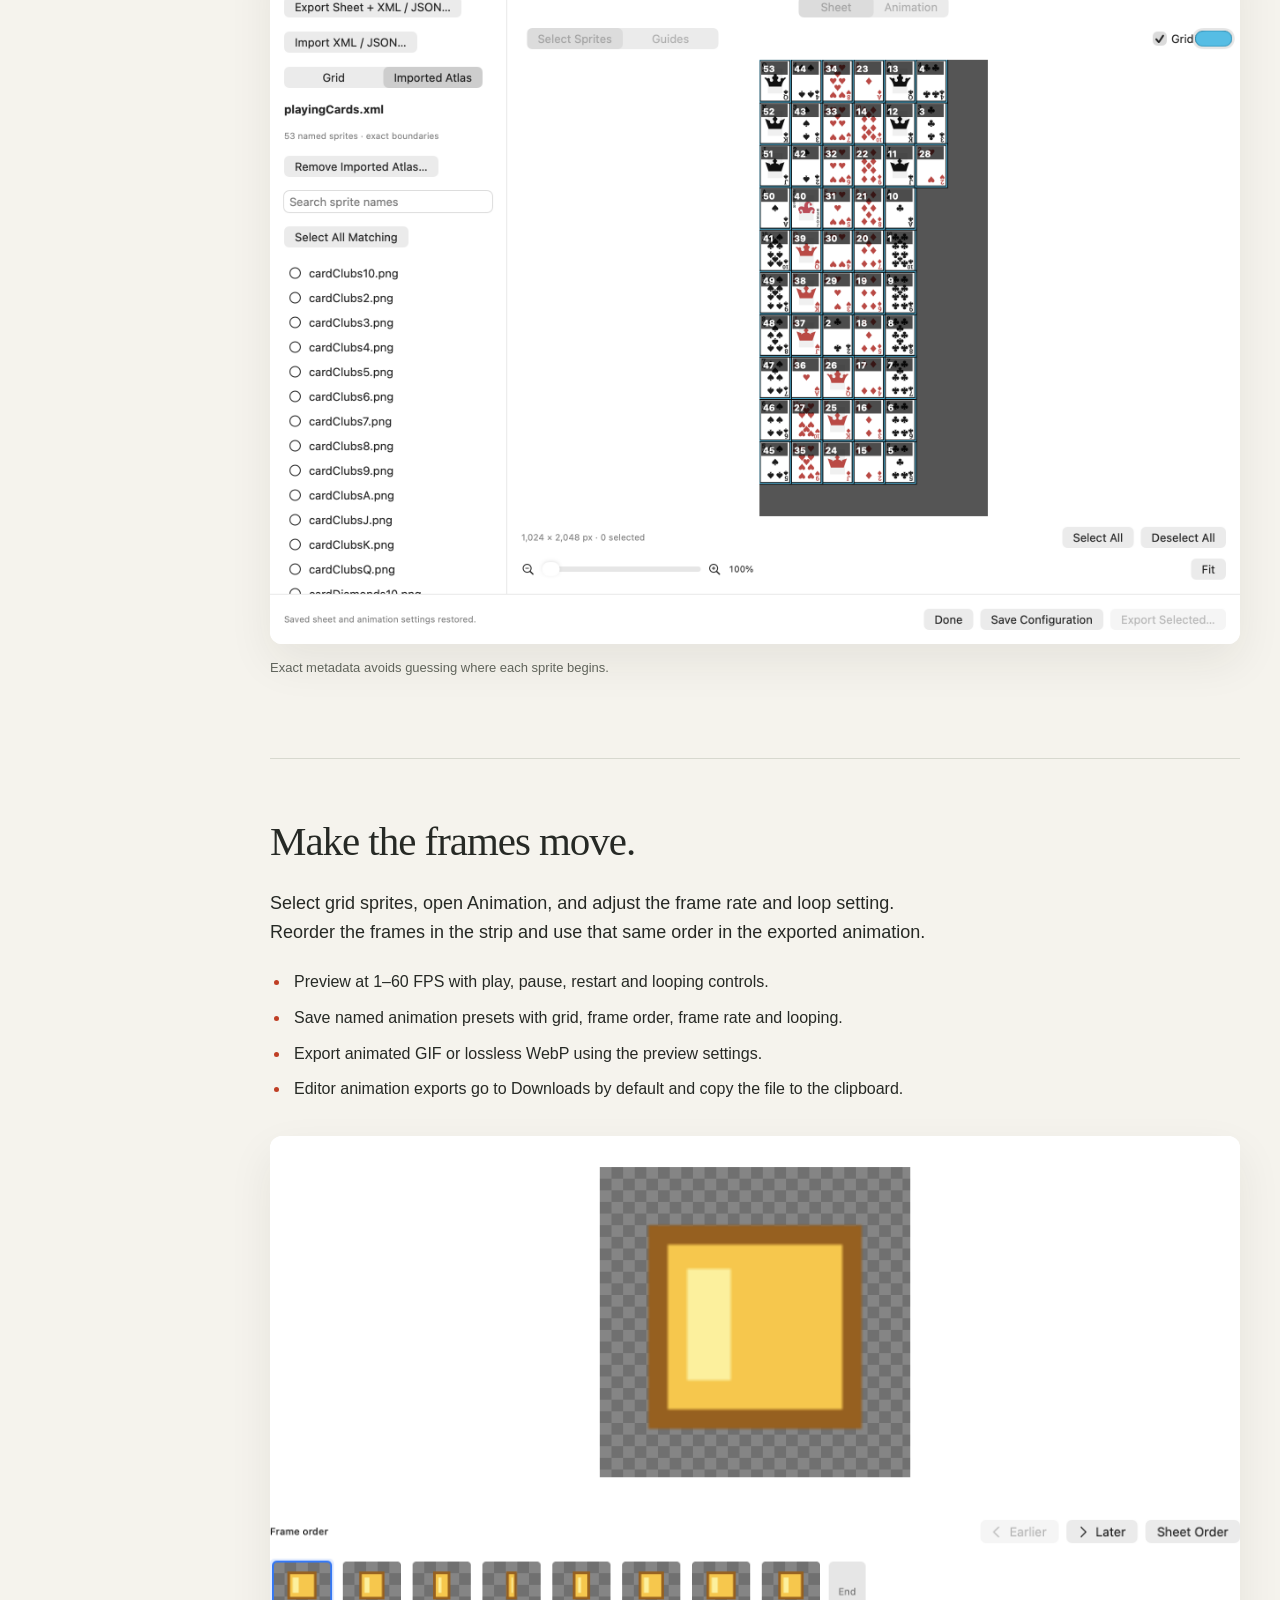
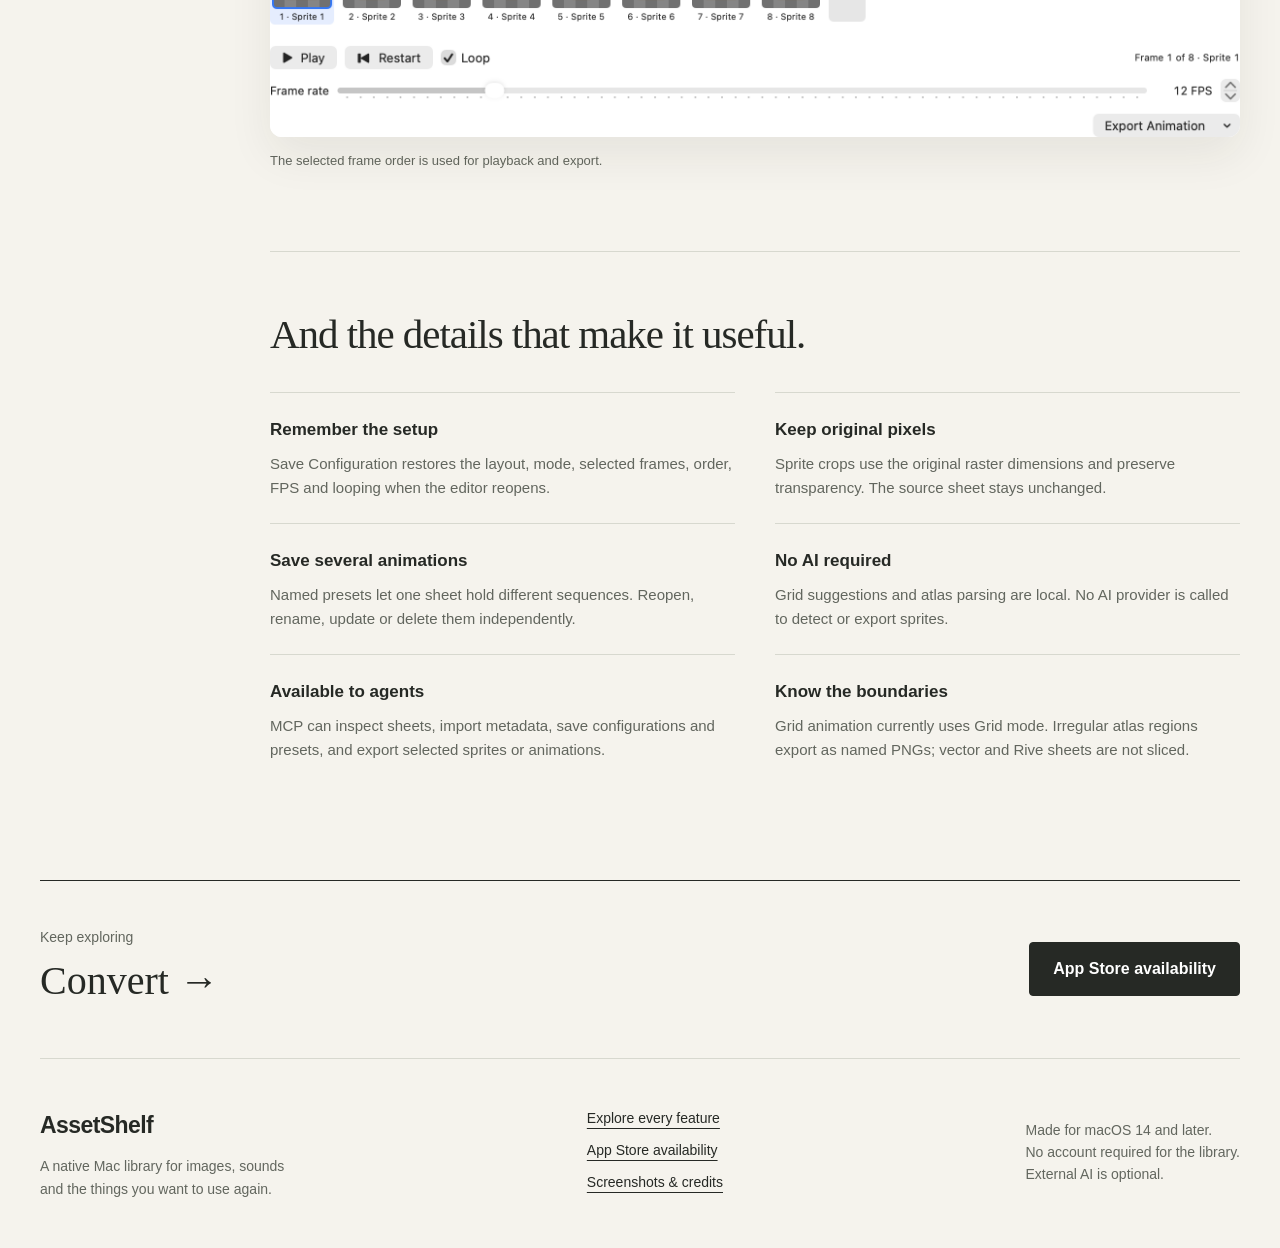
<file: sprites.html>
<!doctype html><html lang="en"><head><meta charset="utf-8"><meta name="viewport" content="width=device-width,initial-scale=1"><meta name="description" content="Find a grid, refine the boundaries, or import exact atlas metadata. Export the sprites you need and turn selected frames into a reusable animation."><meta name="theme-color" content="#f5f3ed"><title>Sprite Sheets — AssetShelf</title><link rel="icon" href="assets/app-icon.png"><link rel="stylesheet" href="styles.css"><script src="app.js" defer></script></head><body><a class="skip" href="#main">Skip to content</a><header class="site-header wrap"><a class="wordmark" href="index.html" aria-label="AssetShelf home"><img src="assets/app-icon.png" width="40" height="40" alt="">AssetShelf</a><nav aria-label="Main navigation"><a href="features.html" >All features</a><a href="agents.html">For agents</a><a class="nav-store" href="app-store.html">App Store</a></nav></header><nav class="chapter-nav" aria-label="Feature topics"><div class="wrap"><a href="organize.html">Organize</a><a href="find.html">Find</a><a href="images.html">Images</a><a href="audio.html">Audio</a><a href="sprites.html" aria-current="page">Sprite Sheets</a><a href="convert.html">Convert</a><a href="agents.html">AI &amp; Agents</a><a href="care.html">Library Care</a></div></nav><main id="main"><section class="page-hero wrap "><div class="title-copy"><h1>From sprite sheet to usable frames.</h1><p class="lead">Find a grid, refine the boundaries, or import exact atlas metadata. Export the sprites you need and turn selected frames into a reusable animation.</p></div><figure class="screenshot  "><button type="button" class="screenshot-button" data-image="assets/screenshots/sprite-sheet.webp" data-caption="The sprite editor is a separate, resizable window." aria-label="Enlarge screenshot: Sprite-sheet editor showing the Kenney playing-card atlas and grid controls"><img src="assets/screenshots/sprite-sheet.webp" width="2200" height="1600" alt="Sprite-sheet editor showing the Kenney playing-card atlas and grid controls" loading="eager" decoding="async" fetchpriority="high"><span class="enlarge" aria-hidden="true">View full screenshot <svg viewBox="0 0 20 20"><path d="M7 3H3v4m10-4h4v4M3 13v4h4m10-4v4h-4"/></svg></span></button><figcaption>The sprite editor is a separate, resizable window.</figcaption></figure></section><div class="chapter-body wrap"><aside class="contents"><p>On this page</p><nav aria-label="On this page"><a href="#boundaries">Start with a suggestion. Finish with precision.</a><a href="#atlas">Use the names and boundaries you already have.</a><a href="#animation">Make the frames move.</a><a href="#more">More to explore</a></nav></aside><div><section class="feature-section" id="boundaries"><div class="section-copy"><h2>Start with a suggestion. Finish with precision.</h2><p>Local detection looks for transparent gutters and repeated edges. Dimension-based suggestions offer another starting point. Use guides and numeric controls to fit the artwork.</p><ul><li>Set cell width, height, rows, columns, margins and horizontal/vertical gaps.</li><li>Drag around the first cell, then refine its horizontal and vertical guides.</li><li>Zoom the sheet, change the grid color or hide the grid while checking the artwork.</li><li>Select individual cells, ranges or the whole sheet; export up to 512 sprites per batch.</li></ul></div><figure class="screenshot detail-shot "><button type="button" class="screenshot-button" data-image="assets/screenshots/sprite-sheet.webp" data-caption="Precise measurements remain available alongside the visual guides." aria-label="Enlarge screenshot: Cropped sprite-sheet grid controls with cell dimensions, margins and gaps"><img src="assets/screenshots/sprite-controls.webp" width="540" height="1300" alt="Cropped sprite-sheet grid controls with cell dimensions, margins and gaps" loading="lazy" decoding="async" ><span class="enlarge" aria-hidden="true">View full screenshot <svg viewBox="0 0 20 20"><path d="M7 3H3v4m10-4h4v4M3 13v4h4m10-4v4h-4"/></svg></span></button><figcaption>Precise measurements remain available alongside the visual guides.</figcaption></figure></section><section class="feature-section" id="atlas"><div class="section-copy"><h2>Use the names and boundaries you already have.</h2><p>A matching XML or JSON atlas can supply exact sprite rectangles, including irregularly packed sheets. Preview the imported atlas before saving it to the asset.</p><ul><li>Read Kenney/Sparrow TextureAtlas XML and TexturePacker/Aseprite JSON.</li><li>Search named sprites and select matching regions from the list or canvas.</li><li>PNG exports restore packed rotation and trimmed transparent padding.</li><li>Export sheet.png with compatible XML and JSON; an AssetShelf extension carries saved animation settings.</li></ul></div><figure class="screenshot  "><button type="button" class="screenshot-button" data-image="assets/screenshots/atlas.webp" data-caption="Exact metadata avoids guessing where each sprite begins." aria-label="Enlarge screenshot: Sprite-sheet editor using imported named atlas regions"><img src="assets/screenshots/atlas.webp" width="2200" height="1600" alt="Sprite-sheet editor using imported named atlas regions" loading="lazy" decoding="async" ><span class="enlarge" aria-hidden="true">View full screenshot <svg viewBox="0 0 20 20"><path d="M7 3H3v4m10-4h4v4M3 13v4h4m10-4v4h-4"/></svg></span></button><figcaption>Exact metadata avoids guessing where each sprite begins.</figcaption></figure></section><section class="feature-section" id="animation"><div class="section-copy"><h2>Make the frames move.</h2><p>Select grid sprites, open Animation, and adjust the frame rate and loop setting. Reorder the frames in the strip and use that same order in the exported animation.</p><ul><li>Preview at 1–60 FPS with play, pause, restart and looping controls.</li><li>Save named animation presets with grid, frame order, frame rate and looping.</li><li>Export animated GIF or lossless WebP using the preview settings.</li><li>Editor animation exports go to Downloads by default and copy the file to the clipboard.</li></ul></div><figure class="screenshot  "><button type="button" class="screenshot-button" data-image="assets/screenshots/animation.webp" data-caption="The selected frame order is used for playback and export." aria-label="Enlarge screenshot: Animation preview showing a rotating coin frame and ordered thumbnail strip"><img src="assets/screenshots/animation.webp" width="2000" height="1240" alt="Animation preview showing a rotating coin frame and ordered thumbnail strip" loading="lazy" decoding="async" ><span class="enlarge" aria-hidden="true">View full screenshot <svg viewBox="0 0 20 20"><path d="M7 3H3v4m10-4h4v4M3 13v4h4m10-4v4h-4"/></svg></span></button><figcaption>The selected frame order is used for playback and export.</figcaption></figure></section><section id="more" class="more-section"><h2>And the details that make it useful.</h2><dl class="feature-details"><div><dt>Remember the setup</dt><dd>Save Configuration restores the layout, mode, selected frames, order, FPS and looping when the editor reopens.</dd></div><div><dt>Keep original pixels</dt><dd>Sprite crops use the original raster dimensions and preserve transparency. The source sheet stays unchanged.</dd></div><div><dt>Save several animations</dt><dd>Named presets let one sheet hold different sequences. Reopen, rename, update or delete them independently.</dd></div><div><dt>No AI required</dt><dd>Grid suggestions and atlas parsing are local. No AI provider is called to detect or export sprites.</dd></div><div><dt>Available to agents</dt><dd>MCP can inspect sheets, import metadata, save configurations and presets, and export selected sprites or animations.</dd></div><div><dt>Know the boundaries</dt><dd>Grid animation currently uses Grid mode. Irregular atlas regions export as named PNGs; vector and Rive sheets are not sliced.</dd></div></dl></section></div></div><section class="next-chapter wrap"><div><p>Keep exploring</p><a href="convert.html">Convert <span aria-hidden="true">→</span></a></div><a class="button" href="app-store.html">App Store availability</a></section></main><footer class="site-footer wrap"><div><a class="wordmark" href="index.html">AssetShelf</a><p>A native Mac library for images, sounds<br>and the things you want to use again.</p></div><nav aria-label="Footer navigation"><a href="features.html">Explore every feature</a><a href="app-store.html">App Store availability</a><a href="credits.html">Screenshots & credits</a></nav><p class="fine">Made for macOS 14 and later.<br>No account required for the library.<br>External AI is optional.</p></footer><dialog class="image-dialog" aria-label="Screenshot viewer"><div class="lightbox-bar"><p id="lightbox-caption"></p><button type="button" data-close aria-label="Close screenshot">Close <span aria-hidden="true">×</span></button></div><div class="lightbox-image"></div></dialog></body></html>
</file>
<file: styles.css>
:root{--paper:#f5f3ed;--ink:#262925;--accent:#bf3e24;--line:#d7d8cf;--muted:#62665e;--white:#fff;--green:#e0e8df;--radius:12px;--shadow:0 18px 45px #25291e13;color-scheme:light}*{box-sizing:border-box}html{scroll-behavior:smooth;scroll-padding-top:90px;scrollbar-color:#aaa99f var(--paper)}body{margin:0;background:var(--paper);color:var(--ink);font-family:-apple-system,BlinkMacSystemFont,"Segoe UI",sans-serif;font-size:16px;line-height:1.6}::selection{background:#e8c8ba;color:var(--ink)}button,input{font:inherit}button,a,input{-webkit-tap-highlight-color:transparent}a{color:inherit;text-underline-offset:5px}a:hover{color:var(--accent)}button{cursor:pointer}button:disabled{cursor:default}button:focus-visible,a:focus-visible,input:focus-visible{outline:3px solid var(--accent);outline-offset:5px}img{max-width:100%;display:block}svg{width:20px;height:20px;fill:none;stroke:currentColor;stroke-width:1.5}h1,h2,h3,p,figure{margin:0}h1,h2,h3{font-family:Georgia,"Times New Roman",serif;font-weight:400;line-height:1.1;text-wrap:balance;letter-spacing:-.025em}h1{font-size:clamp(44px,5.6vw,76px);max-width:16ch}h2{font-size:clamp(30px,3.2vw,44px)}h3{font-size:30px}p{max-width:70ch}p+p{margin-top:18px}.wrap{width:min(1320px,calc(100% - 80px));margin-inline:auto}.site-header{min-height:94px;display:flex;justify-content:space-between;align-items:center;gap:24px;border-bottom:1px solid var(--line)}.wordmark{display:inline-flex;align-items:center;gap:10px;font-weight:650;font-size:23px;letter-spacing:-.025em;text-decoration:none}.site-header nav{display:flex;align-items:center;gap:32px;font-size:14px}.site-header nav a{text-decoration:none}.site-header nav a[aria-current],.site-header .nav-download{border-bottom:1px solid var(--ink);padding-block:5px}.skip{position:fixed;top:-100px;left:20px;padding:12px;background:var(--ink);color:white;z-index:100}.skip:focus{top:10px}.skip:hover{color:white}.chapter-nav{position:sticky;top:0;z-index:10;background:var(--paper);border-bottom:1px solid var(--line)}.chapter-nav .wrap{display:flex;justify-content:space-between;gap:26px;overflow-x:auto;scrollbar-width:thin}.chapter-nav a{font-size:13px;white-space:nowrap;text-decoration:none;padding:16px 0 14px;border-bottom:2px solid transparent}.chapter-nav a[aria-current]{color:var(--accent);border-bottom-color:var(--accent);font-weight:650}.lead{font-size:clamp(18px,1.65vw,23px);line-height:1.5;max-width:44ch}.fine{font-size:13px;color:var(--muted)}.button{display:inline-flex;align-items:center;justify-content:center;gap:22px;background:var(--ink);color:white;padding:14px 23px;border:1px solid var(--ink);border-radius:4px;font-weight:550;text-decoration:none;line-height:1.5;transition:background .15s}.button:hover{background:var(--accent);border-color:var(--accent);color:white}.button.secondary{background:transparent;color:var(--ink)}.button.secondary:hover{color:var(--accent);border-color:var(--accent)}.button span{font-size:13px;font-weight:400}.text-link{display:inline-block;font-weight:550}.actions{display:flex;align-items:center;gap:25px;flex-wrap:wrap;margin-top:28px}.home-hero{padding-top:62px}.home-hero>div{display:grid;grid-template-columns:1.1fr 1fr;gap:70px;align-items:center;margin-bottom:48px}.home-hero h1{font-size:clamp(62px,7.6vw,96px)}.home-hero em{font-weight:400;color:var(--accent)}.hero-copy>p:not(.lead){margin-top:19px}.hero-copy .fine{margin-top:18px}.screenshot{min-width:0}.screenshot-button{display:block;position:relative;background:white;padding:0;border:0;border-radius:var(--radius);overflow:hidden;box-shadow:var(--shadow);width:100%;text-align:left}.screenshot-button img{width:100%;height:auto}.enlarge{position:absolute;bottom:12px;right:12px;display:flex;align-items:center;gap:8px;padding:6px 10px;background:var(--ink);color:white;border-radius:4px;font-size:12px;opacity:0;transition:opacity .18s}.screenshot-button:hover .enlarge,.screenshot-button:focus-visible .enlarge{opacity:1}figcaption{font-size:13px;color:var(--muted);margin-top:14px;line-height:1.5;max-width:70ch}.detail-shot{max-width:570px;margin-inline:auto;width:100%}.crop-shot .screenshot-button{height:240px}.crop-shot img{height:100%;object-fit:cover;object-position:top left}.intro-section{display:grid;grid-template-columns:1.1fr 1fr;gap:70px;align-items:start;padding-top:108px;padding-bottom:48px}.intro-section p{font-size:19px}.workflow-index{border-top:1px solid var(--ink)}.workflow-link{display:grid;grid-template-columns:180px 1fr 40px;gap:36px;padding:28px 0;border-bottom:1px solid var(--line);text-decoration:none;align-items:start}.workflow-link>span:first-child{font-size:14px;font-weight:600;padding-top:6px}.workflow-link h3{font-size:29px;line-height:1.2}.workflow-link p{color:var(--muted);font-size:15px;margin-top:9px;max-width:70ch}.arrow{font-size:28px;text-align:right}.home-feature{display:grid;grid-template-columns:.7fr 1.3fr;gap:60px;align-items:center;padding-block:100px;border-bottom:1px solid var(--line)}.home-feature p{margin-block:25px}.home-feature .text-link{display:block;margin-top:12px}.home-feature.reverse{grid-template-columns:1fr 1fr}.home-feature.reverse>div{order:2}.home-feature.reverse>figure{order:1}.store-banner{padding-block:100px;text-align:center}.store-banner p{margin:24px auto}.page-hero{padding-top:60px}.page-hero .title-copy{display:grid;grid-template-columns:1.1fr 1fr;gap:70px;align-items:center;margin-bottom:44px}.page-hero.split-hero{display:grid;grid-template-columns:1fr 1fr;gap:70px;align-items:center}.page-hero.split-hero .title-copy{display:block}.split-hero h1{margin-bottom:28px}.split-hero .detail-shot{max-width:480px}.split-hero img{max-height:650px;object-fit:contain}.chapter-body{display:grid;grid-template-columns:175px minmax(0,1fr);gap:55px;padding-top:85px}.contents{position:sticky;align-self:start;top:88px;font-size:13px}.contents>p{font-weight:650;margin-bottom:17px}.contents nav{display:flex;flex-direction:column;gap:17px}.contents a{color:var(--muted);line-height:1.4;text-decoration:none}.contents a:hover{color:var(--accent)}.feature-section{padding:0 0 80px;margin-bottom:60px;border-bottom:1px solid var(--line);scroll-margin-top:100px}.section-copy{max-width:76ch}.section-copy h2{margin-bottom:25px;max-width:22ch}.section-copy>p{font-size:18px}.section-copy ul{margin:23px 0 34px;padding-left:20px;max-width:72ch}.section-copy li{padding-left:4px;margin-block:10px}.section-copy li::marker{color:var(--accent)}.feature-section .detail-shot{margin-left:0;max-width:620px}.feature-section .detail-shot img{max-height:740px;object-fit:contain;object-position:top left}.feature-details{display:grid;grid-template-columns:1fr 1fr;gap:0 40px;margin:35px 0 0}.feature-details>div{padding:23px 0;border-top:1px solid var(--line)}dt{font-size:17px;font-weight:650;margin-bottom:9px}dd{margin:0;color:var(--muted);font-size:15px;max-width:60ch}.more-section{padding-bottom:55px}.next-chapter{margin-top:40px;border-top:1px solid var(--ink);display:flex;align-items:center;justify-content:space-between;padding-block:45px;gap:30px}.next-chapter p{font-size:14px;color:var(--muted)}.next-chapter>div>a{font-family:Georgia,serif;font-size:40px;text-decoration:none}.site-footer{display:flex;justify-content:space-between;gap:45px;padding-block:48px;border-top:1px solid var(--line)}.site-footer p{font-size:14px;color:var(--muted);margin-top:12px}.site-footer nav{display:flex;flex-direction:column;gap:10px;font-size:14px}.index-hero{padding-block:60px 45px}.index-hero .lead{margin-block:25px}.feature-search{display:block;max-width:640px;margin-top:34px}.feature-search>span{display:block;font-size:14px;font-weight:600;margin-bottom:10px}.feature-search input{width:100%;padding:15px 18px;background:white;border:1px solid var(--muted);border-radius:4px;color:var(--ink);caret-color:var(--accent)}.feature-search input::placeholder{color:var(--muted)}#feature-count{margin-top:12px}.catalog-group{display:grid;grid-template-columns:230px 1fr;gap:40px;border-top:1px solid var(--ink);padding-block:32px 60px}.catalog-group h2{font-size:32px}.catalog-group h2 a{text-decoration:none}.catalog-item{display:flex;justify-content:space-between;gap:24px;border-bottom:1px solid var(--line);padding:15px 0;text-decoration:none;font-size:15px}.catalog-item>span:first-child{max-width:75ch}.catalog-item strong{display:block;font-size:16px;margin-bottom:5px}.empty{padding-block:40px 100px}.empty button{background:none;border:0;text-decoration:underline;color:var(--accent)}[hidden]{display:none!important}.store-hero{padding-block:64px 40px;text-align:center}.store-icon{margin:0 auto 25px}.store-hero h1{max-width:none}.store-hero .lead{margin:25px auto}.store-options{display:grid;grid-template-columns:1fr 1fr;gap:60px;max-width:850px;margin:48px auto 25px;text-align:left}.store-options>div{border-top:1px solid var(--ink);padding-top:25px}.store-options h2{font-size:32px}.store-options p{margin-block:20px}.checksum{display:block;margin-top:15px;font-size:13px;color:var(--muted)}.store-notes{max-width:980px;padding-block:40px 90px}.store-notes h2{margin-top:40px}.store-notes ul{padding-left:22px}.store-notes li{margin-block:12px}.prose{max-width:900px;padding-block:65px 100px}.prose h1{margin-bottom:45px}.prose h2{margin-top:40px;margin-bottom:20px;font-size:34px}.prose .text-link{margin-top:35px}.image-dialog{width:calc(100vw - 32px);max-width:1800px;height:calc(100dvh - 32px);max-height:none;border:0;border-radius:12px;padding:0;background:var(--paper);color:var(--ink)}.image-dialog::backdrop{background:#1d241de6}.lightbox-bar{display:flex;align-items:center;justify-content:space-between;gap:20px;padding:16px 22px;border-bottom:1px solid var(--line)}.lightbox-bar p{font-size:14px}.lightbox-bar button{background:var(--ink);color:white;border:0;border-radius:4px;padding:8px 14px;white-space:nowrap}.lightbox-image{height:calc(100% - 75px);overflow:auto;padding:20px;display:flex;justify-content:center;align-items:flex-start}.lightbox-image img{object-fit:contain;max-height:100%;width:auto;max-width:100%}
@media(min-width:1450px){.feature-section{display:grid;grid-template-columns:.85fr 1.15fr;gap:42px;align-items:start}.section-copy h2{font-size:35px}.section-copy>p{font-size:17px}.section-copy li{font-size:15px}.feature-section .detail-shot{max-width:520px}.chapter-body{grid-template-columns:155px minmax(0,1fr);gap:40px}}
@media(max-width:1000px){.wrap{width:calc(100% - 48px)}.chapter-nav .wrap{gap:26px;justify-content:flex-start}.home-hero>div,.page-hero .title-copy{gap:35px}.home-hero h1{font-size:72px}.chapter-body{grid-template-columns:140px minmax(0,1fr);gap:28px}.workflow-link{grid-template-columns:140px 1fr 30px;gap:20px}.home-feature{gap:35px}.page-hero.split-hero{gap:35px}.site-footer{flex-wrap:wrap}}
@media(max-width:720px){.wrap{width:calc(100% - 36px)}.site-header{min-height:80px;gap:12px}.wordmark{font-size:20px;gap:6px}.wordmark img{width:34px;height:34px}.site-header nav{gap:17px;font-size:13px}.site-header nav>a:nth-child(2){display:none}.site-header .nav-download{font-size:0}.site-header .nav-download:before{content:'App Store';font-size:13px}.site-header .nav-download span{display:none}.chapter-nav a{padding-block:12px;font-size:13px}.home-hero{padding-top:38px}.home-hero>div,.page-hero .title-copy,.page-hero.split-hero{display:block}.home-hero h1{font-size:64px;letter-spacing:-.03em}.hero-copy{margin-top:28px}.lead{font-size:20px}.actions{gap:18px}.actions .button{padding:12px 18px}.actions .text-link{font-size:14px}.home-hero>div{margin-bottom:32px}.screenshot-button{border-radius:6px}.enlarge{display:none}figcaption{font-size:12px}.intro-section{display:block;padding-block:62px 30px}.intro-section p{margin-top:25px;font-size:17px}.workflow-link{grid-template-columns:1fr 26px;gap:12px;padding-block:25px}.workflow-link>span:first-child{grid-column:1/-1;padding:0;font-size:13px;color:var(--accent)}.workflow-link h3{font-size:28px}.workflow-link p{font-size:15px}.home-feature,.home-feature.reverse{display:flex;flex-direction:column;align-items:stretch;padding-block:60px;gap:30px}.home-feature.reverse>div,.home-feature.reverse>figure{order:initial}.home-feature .detail-shot{max-width:100%}.store-banner{padding-block:60px}.page-hero{padding-top:35px}.page-hero h1{font-size:46px;max-width:17ch}.page-hero .lead{margin-top:25px}.page-hero .title-copy{margin-bottom:30px}.split-hero .detail-shot{max-width:100%}.split-hero img{max-height:550px}.chapter-body{display:block;padding-top:40px}.contents{position:static;border-block:1px solid var(--line);padding-block:20px;margin-bottom:40px}.contents nav{gap:10px}.contents>p{margin-bottom:12px}.feature-section{padding-bottom:40px;margin-bottom:40px}.section-copy h2{font-size:34px}.section-copy>p{font-size:17px}.section-copy li{font-size:15px}.feature-details{grid-template-columns:1fr;margin-top:25px}.next-chapter{display:block;margin-top:10px;padding-block:35px}.next-chapter .button{margin-top:25px}.next-chapter>div>a{font-size:34px}.site-footer{display:block;padding-block:35px}.site-footer nav{margin-block:30px}.catalog-group{display:block;padding-block:25px 40px}.catalog-group h2{margin-bottom:20px}.index-hero{padding-top:35px}.index-hero h1{font-size:46px}.store-hero{padding-top:40px}.store-hero h1{font-size:46px}.store-options{display:block;margin-top:35px}.store-options>div{margin-bottom:35px}.store-notes{padding-top:0}.prose{padding-top:40px}.prose h1{font-size:46px}.crop-shot .screenshot-button{height:150px}.lightbox-bar{padding:12px;gap:10px}.lightbox-bar p{font-size:12px}.lightbox-image{padding:8px;align-items:center}.image-dialog{width:calc(100vw - 16px);height:calc(100dvh - 16px)}}
@media(prefers-reduced-motion:reduce){html{scroll-behavior:auto}*,*::before,*::after{transition:none!important;animation:none!important}}

/* Preserve the natural shape of portrait inspector close-ups. */
.detail-shot .screenshot-button{width:fit-content;max-width:100%}.detail-shot .screenshot-button img{width:auto;max-width:100%;height:auto;max-height:740px}.split-hero .detail-shot .screenshot-button img{max-height:650px}

.store-status{max-width:52ch;margin:22px auto}.store-actions{justify-content:center;margin-bottom:28px}.store-hero>.fine{margin:0 auto;max-width:62ch}
</file>
